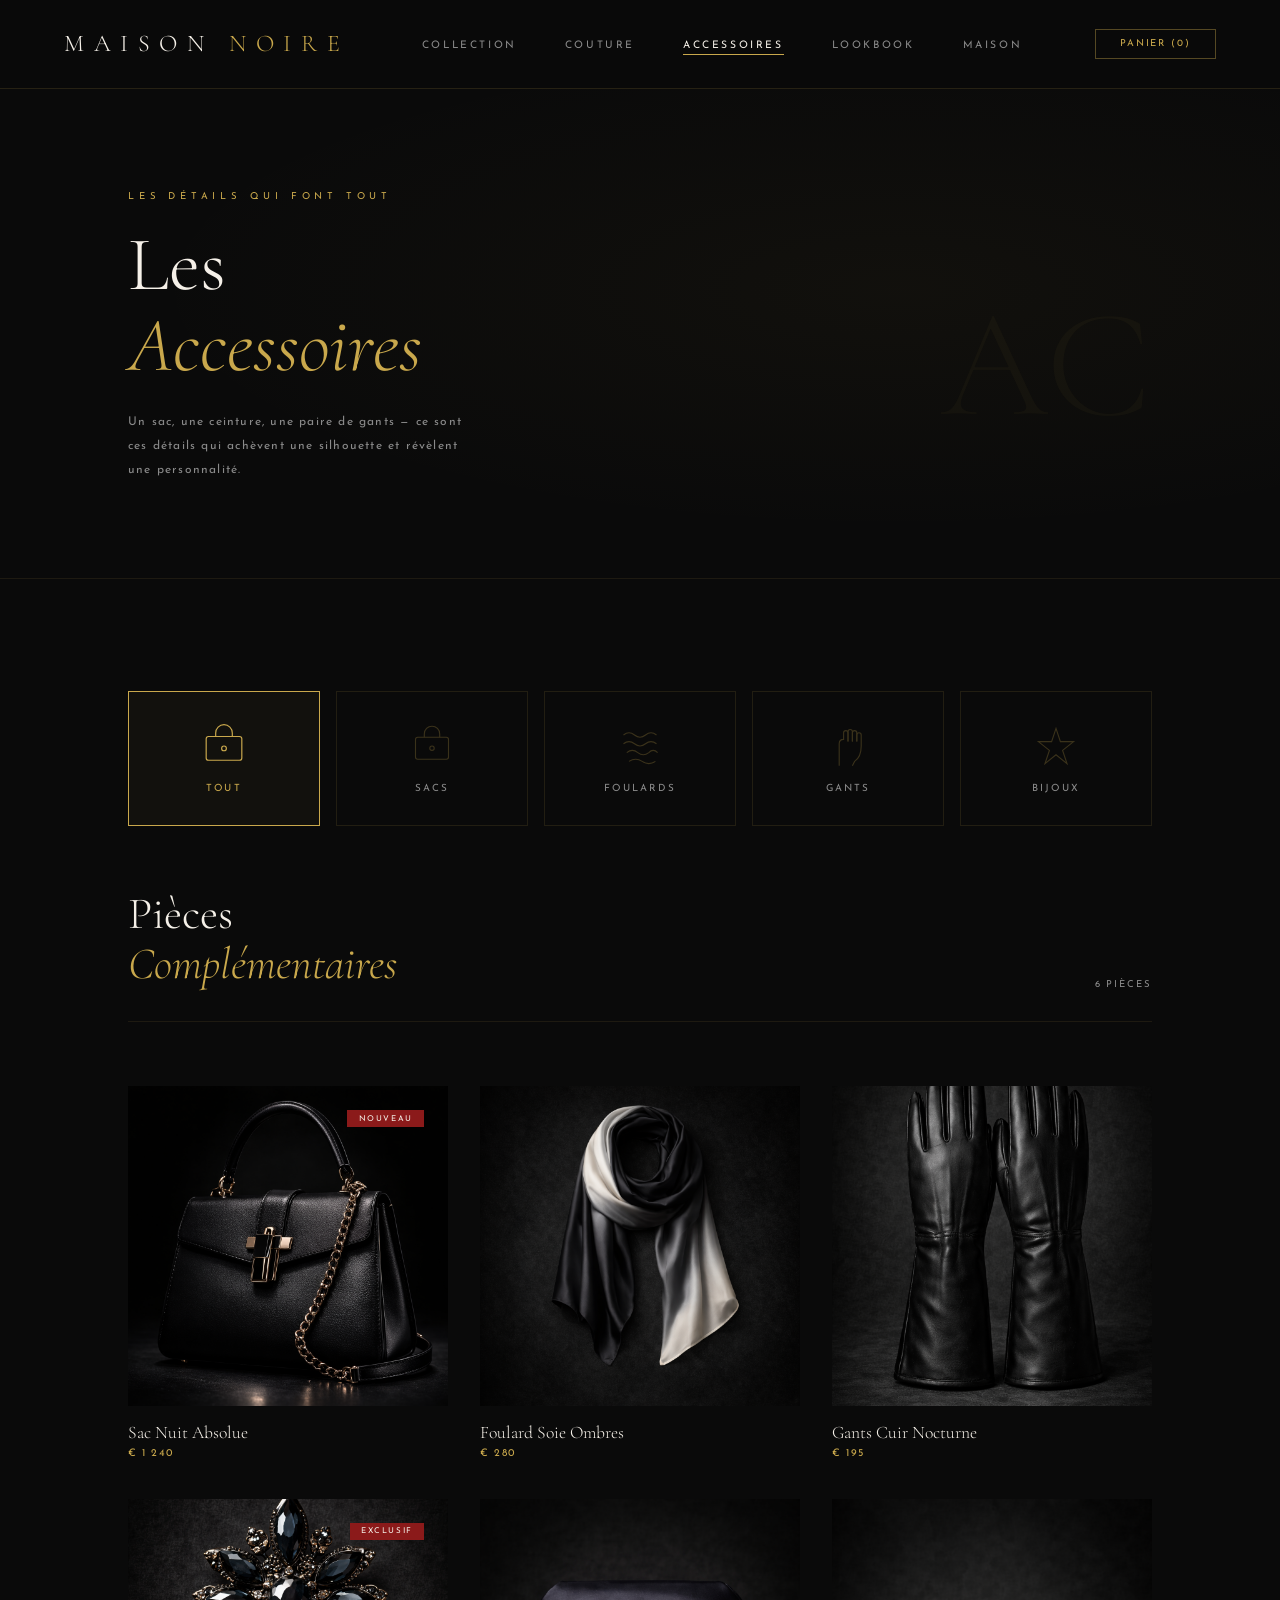
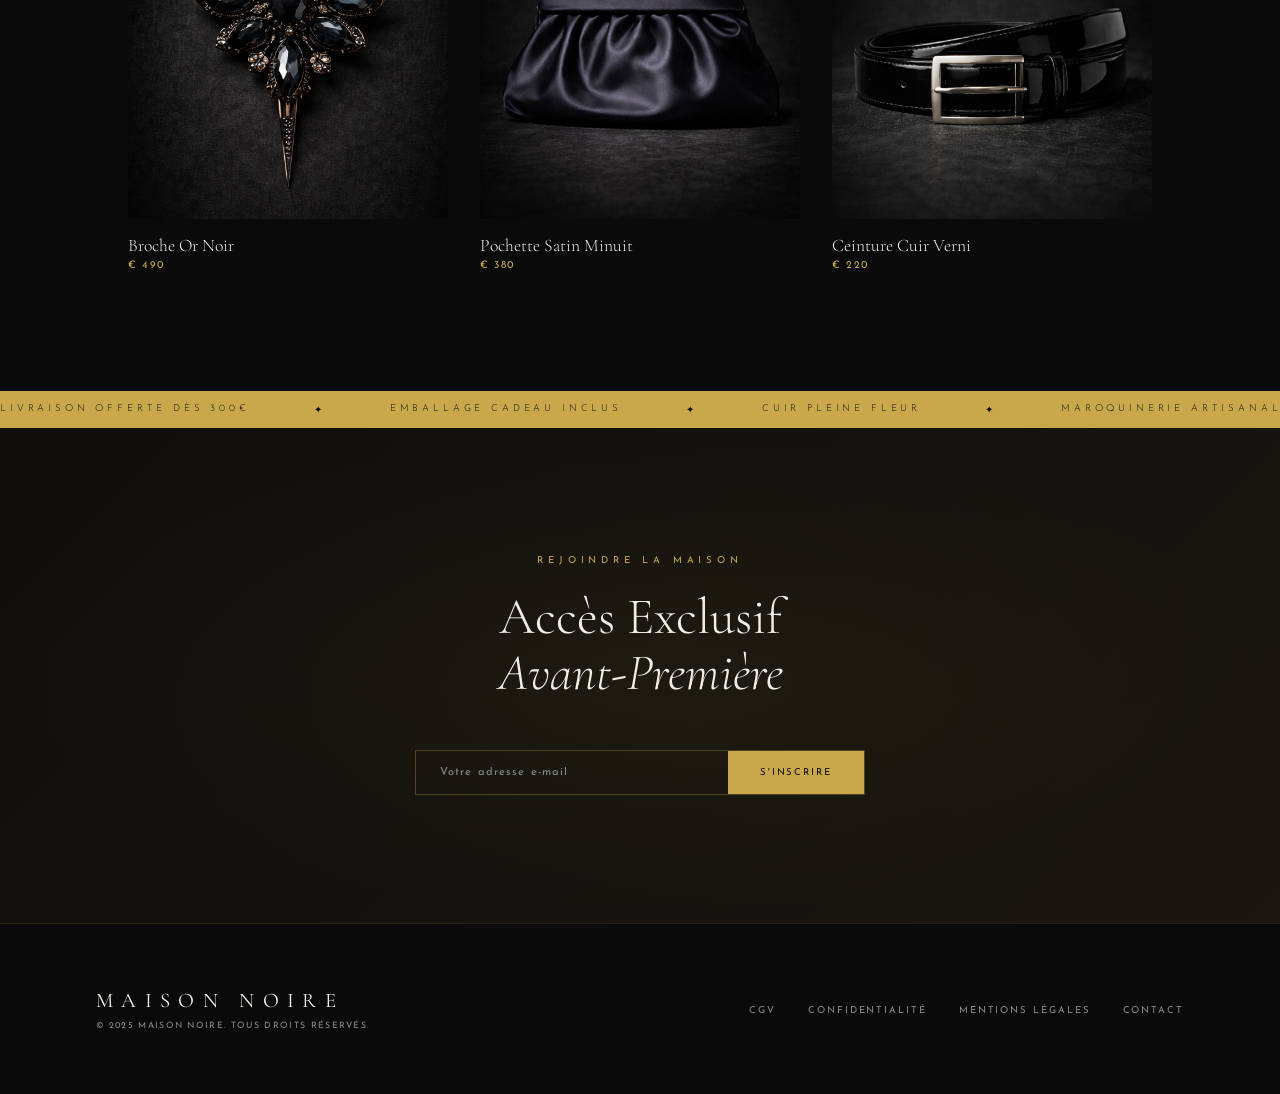
<file: Accessoires/index.html>
<!DOCTYPE html>
<html lang="fr">
<head>
  <meta charset="UTF-8">
  <meta name="viewport" content="width=device-width, initial-scale=1.0">
  <title>Accessoires — MAISON NOIRE</title>
  <link rel="stylesheet" href="/Accessoires/style.css">
</head>
<body>

  <div class="loader"><div class="loader-text">ACCESSOIRES</div></div>

  <nav>
    <a href="/Homepage/index.html" class="logo">MAISON <span>NOIRE</span></a>
    <ul class="nav-links">
      <li><a href="/Collection/index.html">Collection</a></li>
      <li><a href="/Couture/index.html">Couture</a></li>
      <li><a href="/Accessoires/index.html">Accessoires</a></li>
      <li><a href="/Lookbook/index.html">Lookbook</a></li>
      <li><a href="/Maison/index.html">Maison</a></li>
    </ul>
    <div class="nav-right"><button class="cart-btn">Panier (0)</button></div>
  </nav>

  <div class="page-hero">
    <p class="page-hero-label">Les détails qui font tout</p>
    <h1 class="page-hero-title">Les<br><em>Accessoires</em></h1>
    <p class="page-hero-desc">Un sac, une ceinture, une paire de gants — ce sont ces détails qui achèvent une silhouette et révèlent une personnalité.</p>
    <span class="page-hero-deco">AC</span>
  </div>

  <section class="section">

    <!-- CATÉGORIES -->
    <div class="categories-row">
      <div class="cat-card active" data-filter="tout">
        <div class="cat-icon"><svg viewBox="0 0 40 40" fill="none" stroke="currentColor" stroke-width="1"><rect x="5" y="12" width="30" height="20" rx="2"/><path d="M13 12V9a7 7 0 0 1 14 0v3"/><circle cx="20" cy="22" r="2"/></svg></div>
        <div class="cat-name">Tout</div>
      </div>
      <div class="cat-card" data-filter="sacs">
        <div class="cat-icon"><svg viewBox="0 0 40 40" fill="none" stroke="currentColor" stroke-width="1"><rect x="5" y="12" width="30" height="20" rx="2"/><path d="M13 12V9a7 7 0 0 1 14 0v3"/><circle cx="20" cy="22" r="2"/></svg></div>
        <div class="cat-name">Sacs</div>
      </div>
      <div class="cat-card" data-filter="foulards">
        <div class="cat-icon"><svg viewBox="0 0 40 40" fill="none" stroke="currentColor" stroke-width="1"><path d="M5 10 Q10 6 15 10 Q20 14 25 10 Q30 6 35 10"/><path d="M5 18 Q10 14 15 18 Q20 22 25 18 Q30 14 35 18"/><path d="M8 26 Q13 22 18 26 Q23 30 28 26 Q32 22 36 26"/><path d="M10 34 Q16 30 22 34 Q28 38 34 34"/></svg></div>
        <div class="cat-name">Foulards</div>
      </div>
      <div class="cat-card" data-filter="gants">
        <div class="cat-icon"><svg viewBox="0 0 40 40" fill="none" stroke="currentColor" stroke-width="1"><path d="M12 38 V18 Q12 14 16 14 V8 Q16 6 18 6 Q20 6 20 8 V16"/><path d="M20 16 V7 Q20 5 22 5 Q24 5 24 7 V16"/><path d="M24 16 V8 Q24 6 26 6 Q28 6 28 8 V16"/><path d="M28 16 V10 Q28 8 30 8 Q32 8 32 10 V20 Q32 30 26 34 L24 38"/></svg></div>
        <div class="cat-name">Gants</div>
      </div>
      <div class="cat-card" data-filter="bijoux">
        <div class="cat-icon"><svg viewBox="0 0 40 40" fill="none" stroke="currentColor" stroke-width="1"><polygon points="20,4 24,16 36,16 26,24 30,36 20,28 10,36 14,24 4,16 16,16"/></svg></div>
        <div class="cat-name">Bijoux</div>
      </div>
    </div>

    <div class="section-header">
      <h2 class="section-title">Pièces<br><em>Complémentaires</em></h2>
      <span class="acc-count">6 pièces</span>
    </div>

    <div class="acc-grid">

      <div class="acc-card" data-category="sacs">
        <div class="acc-img-wrap">
          <img src="/Images/Sac_Nuit_Absolue.png" alt="Sac Nuit Absolue">
          <div class="acc-overlay"><button class="add-to-cart">Ajouter au panier</button></div>
          <div class="product-tag">Nouveau</div>
        </div>
        <div class="acc-info">
          <div class="acc-name">Sac Nuit Absolue</div>
          <div class="acc-price">€ 1 240</div>
        </div>
      </div>

      <div class="acc-card" data-category="foulards">
        <div class="acc-img-wrap">
          <img src="/Images/Foulard_Soie_Ombres.png" alt="Foulard Soie Ombres">
          <div class="acc-overlay"><button class="add-to-cart">Ajouter au panier</button></div>
        </div>
        <div class="acc-info">
          <div class="acc-name">Foulard Soie Ombres</div>
          <div class="acc-price">€ 280</div>
        </div>
      </div>

      <div class="acc-card" data-category="gants">
        <div class="acc-img-wrap">
          <img src="/Images/Gants_Cuir_Nocturne.png" alt="Gants Cuir Nocturne">
          <div class="acc-overlay"><button class="add-to-cart">Ajouter au panier</button></div>
        </div>
        <div class="acc-info">
          <div class="acc-name">Gants Cuir Nocturne</div>
          <div class="acc-price">€ 195</div>
        </div>
      </div>

      <div class="acc-card" data-category="bijoux">
        <div class="acc-img-wrap">
          <img src="/Images/Broche_Or_Noir.png" alt="Broche Or Noir">
          <div class="acc-overlay"><button class="add-to-cart">Ajouter au panier</button></div>
          <div class="product-tag">Exclusif</div>
        </div>
        <div class="acc-info">
          <div class="acc-name">Broche Or Noir</div>
          <div class="acc-price">€ 490</div>
        </div>
      </div>

      <div class="acc-card" data-category="sacs">
        <div class="acc-img-wrap">
          <img src="/Images/Pochette_Satin_Minuit.png" alt="Pochette Satin Minuit">
          <div class="acc-overlay"><button class="add-to-cart">Ajouter au panier</button></div>
        </div>
        <div class="acc-info">
          <div class="acc-name">Pochette Satin Minuit</div>
          <div class="acc-price">€ 380</div>
        </div>
      </div>

      <div class="acc-card" data-category="bijoux">
        <div class="acc-img-wrap">
          <img src="/Images/Ceinture_Cuir_Verni.png" alt="Ceinture Cuir Verni">
          <div class="acc-overlay"><button class="add-to-cart">Ajouter au panier</button></div>
        </div>
        <div class="acc-info">
          <div class="acc-name">Ceinture Cuir Verni</div>
          <div class="acc-price">€ 220</div>
        </div>
      </div>

    </div>
  </section>

  <div class="marquee-wrap">
    <div class="marquee">
      <span>Livraison Offerte dès 300€</span><span>✦</span>
      <span>Emballage Cadeau Inclus</span><span>✦</span>
      <span>Cuir Pleine Fleur</span><span>✦</span>
      <span>Maroquinerie Artisanale</span><span>✦</span>
      <span>Fait à Paris</span><span>✦</span>
      <span>Livraison Offerte dès 300€</span><span>✦</span>
      <span>Emballage Cadeau Inclus</span><span>✦</span>
      <span>Cuir Pleine Fleur</span><span>✦</span>
      <span>Maroquinerie Artisanale</span><span>✦</span>
      <span>Fait à Paris</span><span>✦</span>
    </div>
  </div>

  <section class="newsletter">
    <p class="newsletter-label">Rejoindre la Maison</p>
    <h2 class="newsletter-title">Accès Exclusif<br><em>Avant-Première</em></h2>
    <div class="newsletter-form">
      <input class="newsletter-input" type="email" placeholder="Votre adresse e-mail">
      <button class="newsletter-submit">S'inscrire</button>
    </div>
  </section>

  <footer>
    <div>
      <div class="footer-logo">MAISON NOIRE</div>
      <div class="footer-copy">© 2025 Maison Noire. Tous droits réservés.</div>
    </div>
    <ul class="footer-links">
      <li><a href="/CGV/index.html">CGV</a></li>
      <li><a href="/Confidentialite/index.html">Confidentialité</a></li>
      <li><a href="/Mentions_Legales/index.html">Mentions Légales</a></li>
      <li><a href="/Contact/index.html">Contact</a></li>
    </ul>
  </footer>

  <script src="/shared.js"></script>
  <script src="script.js"></script>
</body>
</html>
</file>
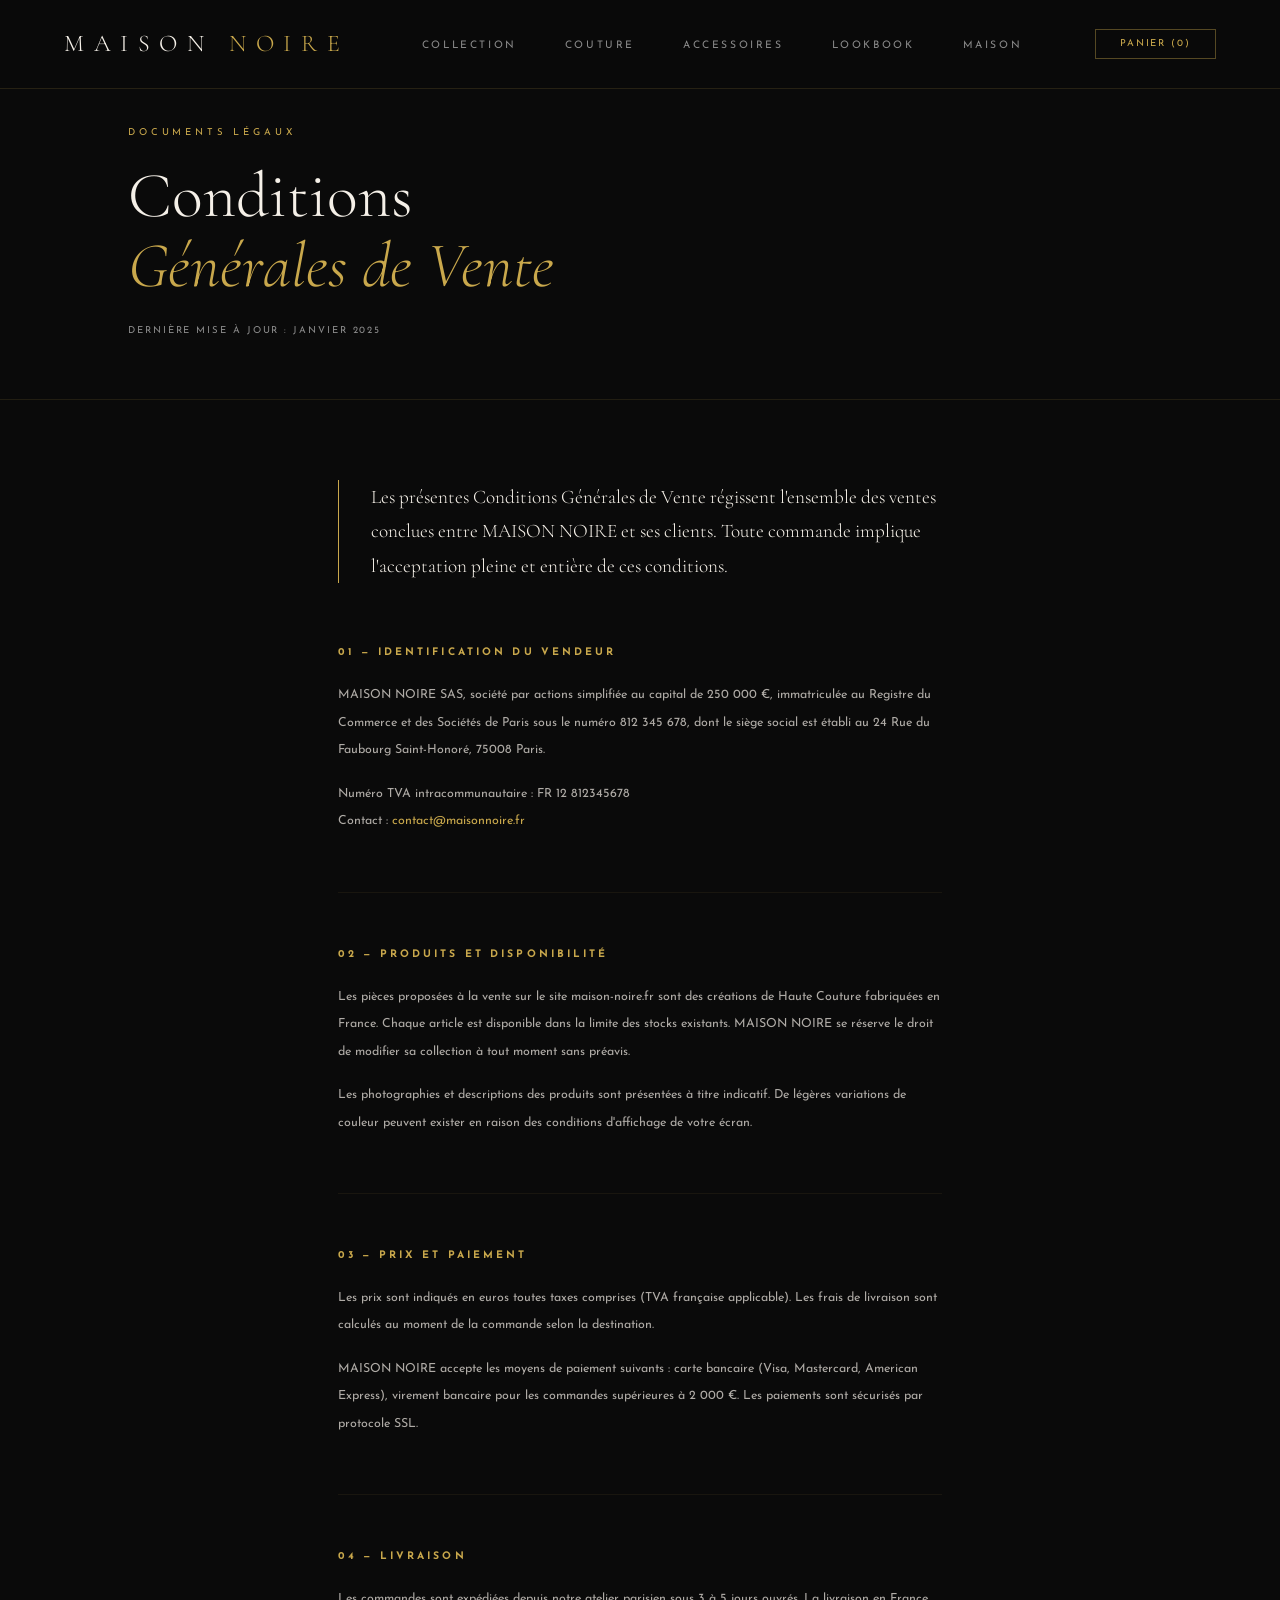
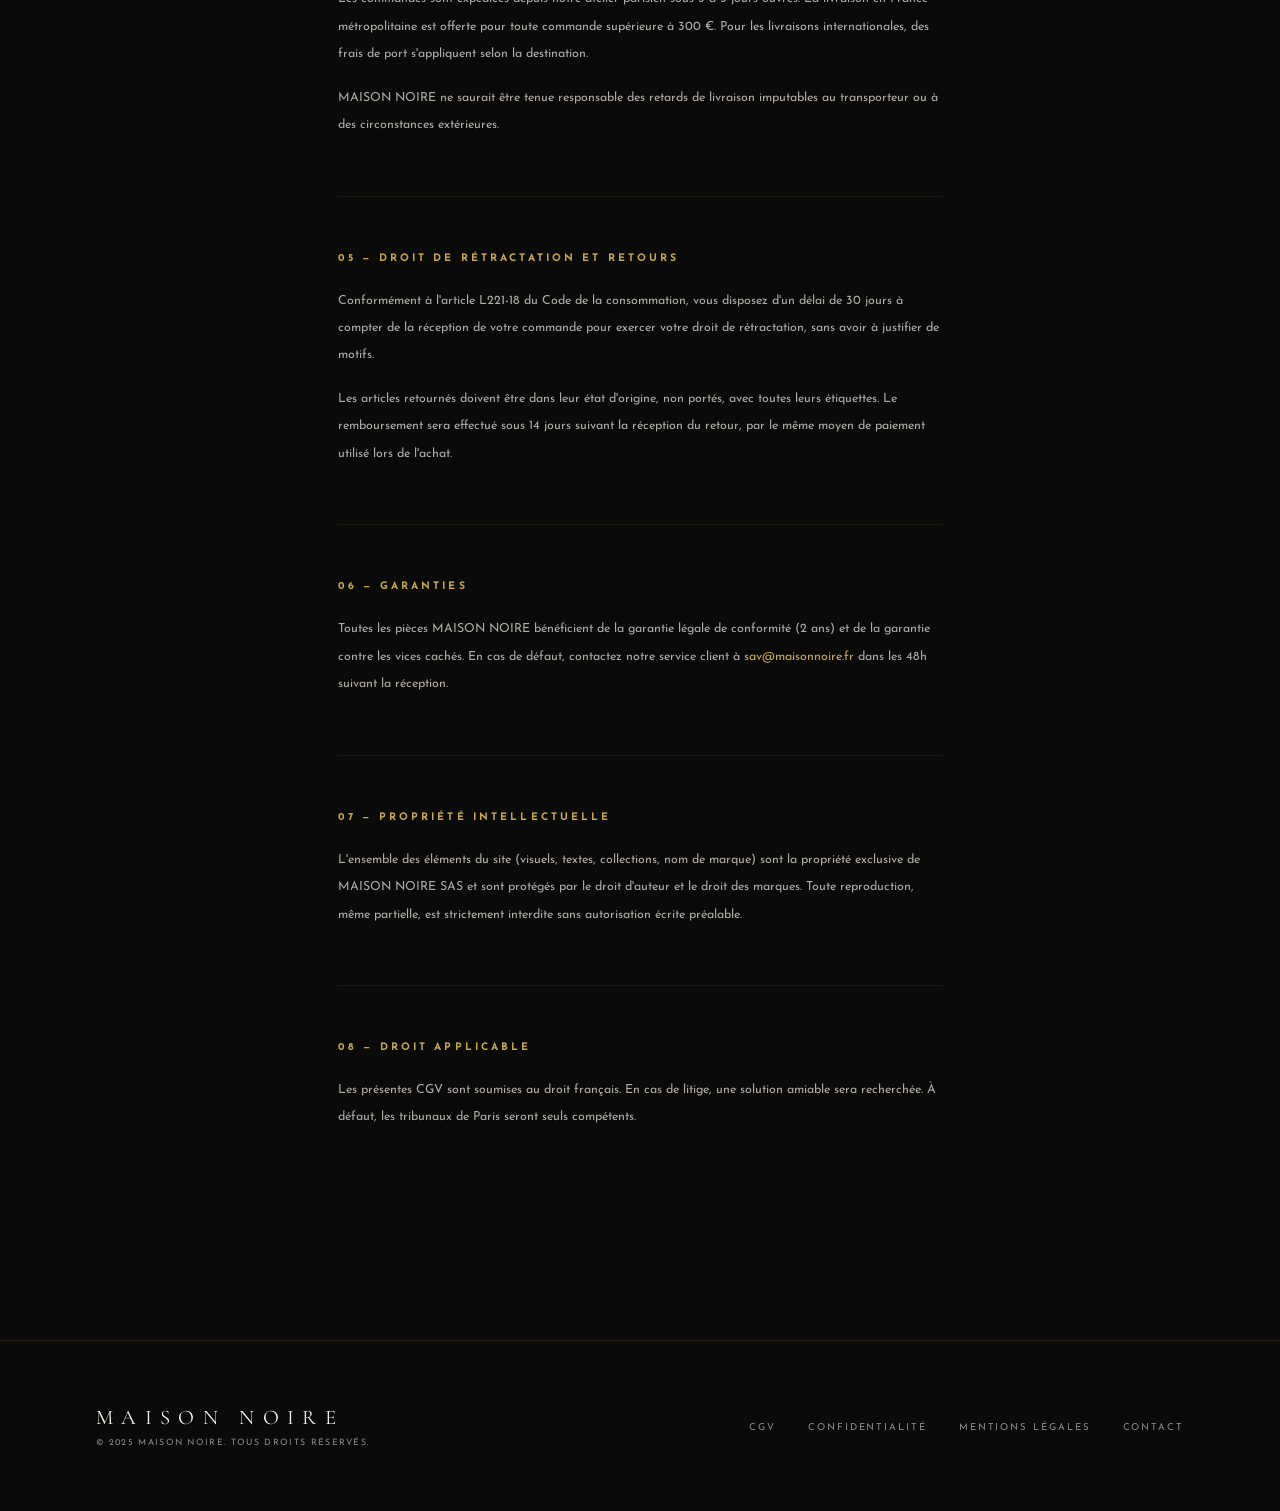
<file: CGV/index.html>
<!DOCTYPE html>
<html lang="fr">
<head>
  <meta charset="UTF-8">
  <meta name="viewport" content="width=device-width, initial-scale=1.0">
  <title>CGV — MAISON NOIRE</title>
  <link rel="stylesheet" href="/CGV/style.css">
</head>
<body>

  <div class="loader"><div class="loader-text">MAISON NOIRE</div></div>

  <nav>
    <a href="/Homepage/index.html" class="logo">MAISON <span>NOIRE</span></a>
    <ul class="nav-links">
      <li><a href="/Collection/index.html">Collection</a></li>
      <li><a href="/Couture/index.html">Couture</a></li>
      <li><a href="/Accessoires/index.html">Accessoires</a></li>
      <li><a href="/Lookbook/index.html">Lookbook</a></li>
      <li><a href="/Maison/index.html">Maison</a></li>
    </ul>
    <div class="nav-right"><button class="cart-btn">Panier (0)</button></div>
  </nav>

  <div class="legal-hero">
    <p class="legal-label">Documents légaux</p>
    <h1 class="legal-title">Conditions<br><em>Générales de Vente</em></h1>
    <p class="legal-date">Dernière mise à jour : janvier 2025</p>
  </div>

  <main class="legal-content">

    <div class="legal-intro">
      Les présentes Conditions Générales de Vente régissent l'ensemble des ventes conclues entre MAISON NOIRE et ses clients. Toute commande implique l'acceptation pleine et entière de ces conditions.
    </div>

    <div class="legal-section">
      <h2>01 — Identification du vendeur</h2>
      <p>MAISON NOIRE SAS, société par actions simplifiée au capital de 250 000 €, immatriculée au Registre du Commerce et des Sociétés de Paris sous le numéro 812 345 678, dont le siège social est établi au 24 Rue du Faubourg Saint-Honoré, 75008 Paris.</p>
      <p>Numéro TVA intracommunautaire : FR 12 812345678<br>Contact : <span class="or">contact@maisonnoire.fr</span></p>
    </div>

    <div class="legal-section">
      <h2>02 — Produits et disponibilité</h2>
      <p>Les pièces proposées à la vente sur le site maison-noire.fr sont des créations de Haute Couture fabriquées en France. Chaque article est disponible dans la limite des stocks existants. MAISON NOIRE se réserve le droit de modifier sa collection à tout moment sans préavis.</p>
      <p>Les photographies et descriptions des produits sont présentées à titre indicatif. De légères variations de couleur peuvent exister en raison des conditions d'affichage de votre écran.</p>
    </div>

    <div class="legal-section">
      <h2>03 — Prix et paiement</h2>
      <p>Les prix sont indiqués en euros toutes taxes comprises (TVA française applicable). Les frais de livraison sont calculés au moment de la commande selon la destination.</p>
      <p>MAISON NOIRE accepte les moyens de paiement suivants : carte bancaire (Visa, Mastercard, American Express), virement bancaire pour les commandes supérieures à 2 000 €. Les paiements sont sécurisés par protocole SSL.</p>
    </div>

    <div class="legal-section">
      <h2>04 — Livraison</h2>
      <p>Les commandes sont expédiées depuis notre atelier parisien sous 3 à 5 jours ouvrés. La livraison en France métropolitaine est offerte pour toute commande supérieure à 300 €. Pour les livraisons internationales, des frais de port s'appliquent selon la destination.</p>
      <p>MAISON NOIRE ne saurait être tenue responsable des retards de livraison imputables au transporteur ou à des circonstances extérieures.</p>
    </div>

    <div class="legal-section">
      <h2>05 — Droit de rétractation et retours</h2>
      <p>Conformément à l'article L221-18 du Code de la consommation, vous disposez d'un délai de 30 jours à compter de la réception de votre commande pour exercer votre droit de rétractation, sans avoir à justifier de motifs.</p>
      <p>Les articles retournés doivent être dans leur état d'origine, non portés, avec toutes leurs étiquettes. Le remboursement sera effectué sous 14 jours suivant la réception du retour, par le même moyen de paiement utilisé lors de l'achat.</p>
    </div>

    <div class="legal-section">
      <h2>06 — Garanties</h2>
      <p>Toutes les pièces MAISON NOIRE bénéficient de la garantie légale de conformité (2 ans) et de la garantie contre les vices cachés. En cas de défaut, contactez notre service client à <span class="or">sav@maisonnoire.fr</span> dans les 48h suivant la réception.</p>
    </div>

    <div class="legal-section">
      <h2>07 — Propriété intellectuelle</h2>
      <p>L'ensemble des éléments du site (visuels, textes, collections, nom de marque) sont la propriété exclusive de MAISON NOIRE SAS et sont protégés par le droit d'auteur et le droit des marques. Toute reproduction, même partielle, est strictement interdite sans autorisation écrite préalable.</p>
    </div>

    <div class="legal-section">
      <h2>08 — Droit applicable</h2>
      <p>Les présentes CGV sont soumises au droit français. En cas de litige, une solution amiable sera recherchée. À défaut, les tribunaux de Paris seront seuls compétents.</p>
    </div>

  </main>

  <footer>
    <div>
      <div class="footer-logo">MAISON NOIRE</div>
      <div class="footer-copy">© 2025 Maison Noire. Tous droits réservés.</div>
    </div>
    <ul class="footer-links">
      <li><a href="/CGV/index.html">CGV</a></li>
      <li><a href="/Confidentialite/index.html">Confidentialité</a></li>
      <li><a href="/Mentions-Legales/index.html">Mentions Légales</a></li>
      <li><a href="/Contact/index.html">Contact</a></li>
    </ul>
  </footer>

  <script src="/shared.js"></script>
</body>
</html>
</file>
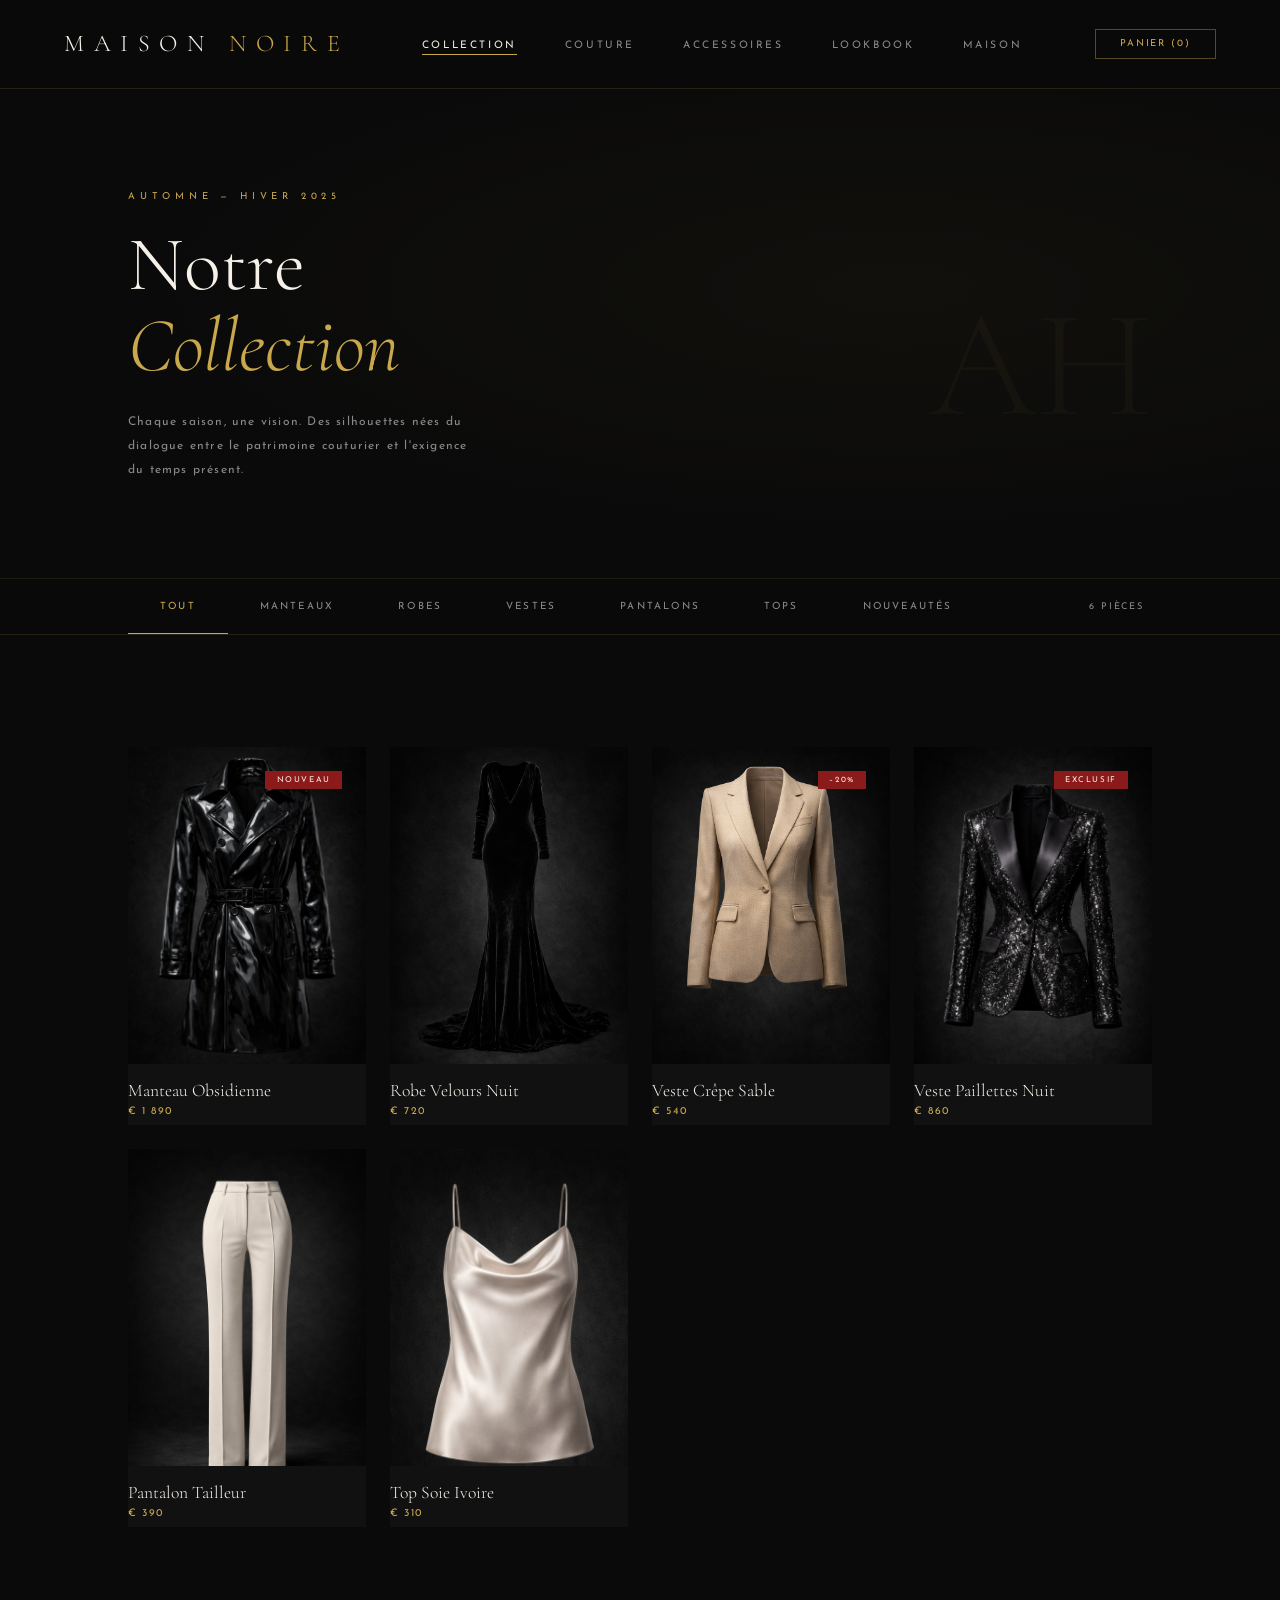
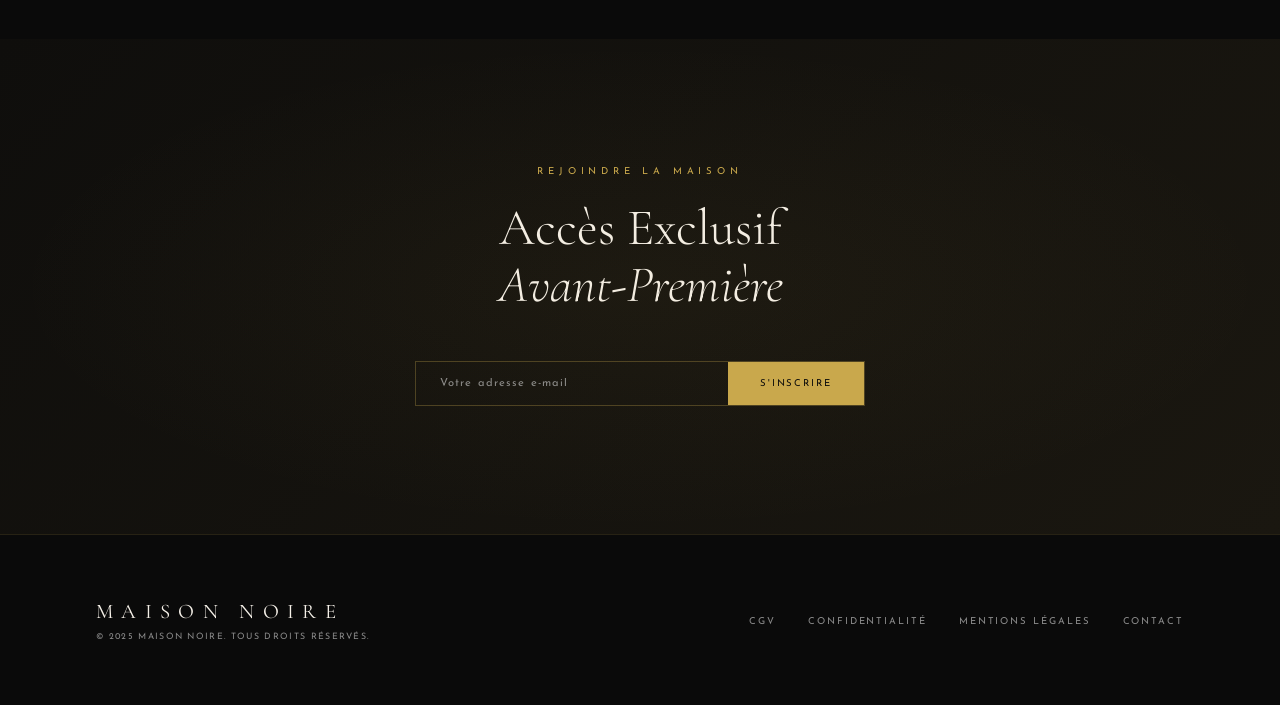
<file: Collection/index.html>
<!DOCTYPE html>
<html lang="fr">
<head>
  <meta charset="UTF-8">
  <meta name="viewport" content="width=device-width, initial-scale=1.0">
  <title>Collection — MAISON NOIRE</title>
  <link rel="stylesheet" href="/Collection/style.css">
</head>
<body>

  <div class="loader"><div class="loader-text">COLLECTION</div></div>

  <nav>
    <a href="/Homepage/index.html" class="logo">MAISON <span>NOIRE</span></a>
    <ul class="nav-links">
      <li><a href="/Collection/index.html">Collection</a></li>
      <li><a href="/Couture/index.html">Couture</a></li>
      <li><a href="/Accessoires/index.html">Accessoires</a></li>
      <li><a href="/Lookbook/index.html">Lookbook</a></li>
      <li><a href="/Maison/index.html">Maison</a></li>
    </ul>
    <div class="nav-right"><button class="cart-btn">Panier (0)</button></div>
  </nav>

  <div class="page-hero">
    <p class="page-hero-label">Automne — Hiver 2025</p>
    <h1 class="page-hero-title">Notre<br><em>Collection</em></h1>
    <p class="page-hero-desc">Chaque saison, une vision. Des silhouettes nées du dialogue entre le patrimoine couturier et l'exigence du temps présent.</p>
    <span class="page-hero-deco">AH</span>
  </div>

  <div class="filter-bar">
    <button class="filter-btn active" data-filter="tout">Tout</button>
    <button class="filter-btn" data-filter="manteaux">Manteaux</button>
    <button class="filter-btn" data-filter="robes">Robes</button>
    <button class="filter-btn" data-filter="vestes">Vestes</button>
    <button class="filter-btn" data-filter="pantalons">Pantalons</button>
    <button class="filter-btn" data-filter="tops">Tops</button>
    <button class="filter-btn" data-filter="nouveautes">Nouveautés</button>
    <span class="collection-count">6 pièces</span>
  </div>

  <section class="section">
    <div class="products-grid-4">

      <div class="product-card" data-category="manteaux nouveautes">
        <div class="img-wrap">
          <img src="/Images/Manteau_Obsidienne.png" alt="Manteau Obsidienne">
          <div class="product-overlay"><button class="add-to-cart">Ajouter au panier</button></div>
          <div class="product-tag">Nouveau</div>
        </div>
        <div class="product-info">
          <div class="product-name">Manteau Obsidienne</div>
          <div class="product-price">€ 1 890</div>
        </div>
      </div>

      <div class="product-card" data-category="robes">
        <div class="img-wrap">
          <img src="/Images/Robe_Velours_Nuit.png" alt="Robe Velours Nuit">
          <div class="product-overlay"><button class="add-to-cart">Ajouter au panier</button></div>
        </div>
        <div class="product-info">
          <div class="product-name">Robe Velours Nuit</div>
          <div class="product-price">€ 720</div>
        </div>
      </div>

      <div class="product-card" data-category="vestes">
        <div class="img-wrap">
          <img src="/Images/Veste_Crepe_Sable.png" alt="Veste Crêpe Sable">
          <div class="product-overlay"><button class="add-to-cart">Ajouter au panier</button></div>
          <div class="product-tag">–20%</div>
        </div>
        <div class="product-info">
          <div class="product-name">Veste Crêpe Sable</div>
          <div class="product-price">€ 540</div>
        </div>
      </div>

      <div class="product-card" data-category="vestes nouveautes">
        <div class="img-wrap">
          <img src="/Images/Veste_Paillette_Nuit.png" alt="Veste Paillettes Nuit">
          <div class="product-overlay"><button class="add-to-cart">Ajouter au panier</button></div>
          <div class="product-tag">Exclusif</div>
        </div>
        <div class="product-info">
          <div class="product-name">Veste Paillettes Nuit</div>
          <div class="product-price">€ 860</div>
        </div>
      </div>

      <div class="product-card" data-category="pantalons">
        <div class="img-wrap">
          <img src="/Images/Pantalon_Tailleur.png" alt="Pantalon Tailleur">
          <div class="product-overlay"><button class="add-to-cart">Ajouter au panier</button></div>
        </div>
        <div class="product-info">
          <div class="product-name">Pantalon Tailleur</div>
          <div class="product-price">€ 390</div>
        </div>
      </div>

      <div class="product-card" data-category="tops">
        <div class="img-wrap">
          <img src="/Images/Top_Soie_Ivoire.png" alt="Top Soie Ivoire">
          <div class="product-overlay"><button class="add-to-cart">Ajouter au panier</button></div>
        </div>
        <div class="product-info">
          <div class="product-name">Top Soie Ivoire</div>
          <div class="product-price">€ 310</div>
        </div>
      </div>

    </div>
  </section>

  <section class="newsletter">
    <p class="newsletter-label">Rejoindre la Maison</p>
    <h2 class="newsletter-title">Accès Exclusif<br><em>Avant-Première</em></h2>
    <div class="newsletter-form">
      <input class="newsletter-input" type="email" placeholder="Votre adresse e-mail">
      <button class="newsletter-submit">S'inscrire</button>
    </div>
  </section>

  <footer>
    <div>
      <div class="footer-logo">MAISON NOIRE</div>
      <div class="footer-copy">© 2025 Maison Noire. Tous droits réservés.</div>
    </div>
    <ul class="footer-links">
      <li><a href="/CGV/index.html">CGV</a></li>
      <li><a href="/Confidentialite/index.html">Confidentialité</a></li>
      <li><a href="/Mentions_Legales/index.html">Mentions Légales</a></li>
      <li><a href="/Contact/index.html">Contact</a></li>
    </ul>
  </footer>

  <script src="/shared.js"></script>
  <script src="script.js"></script>
</body>
</html>
</file>
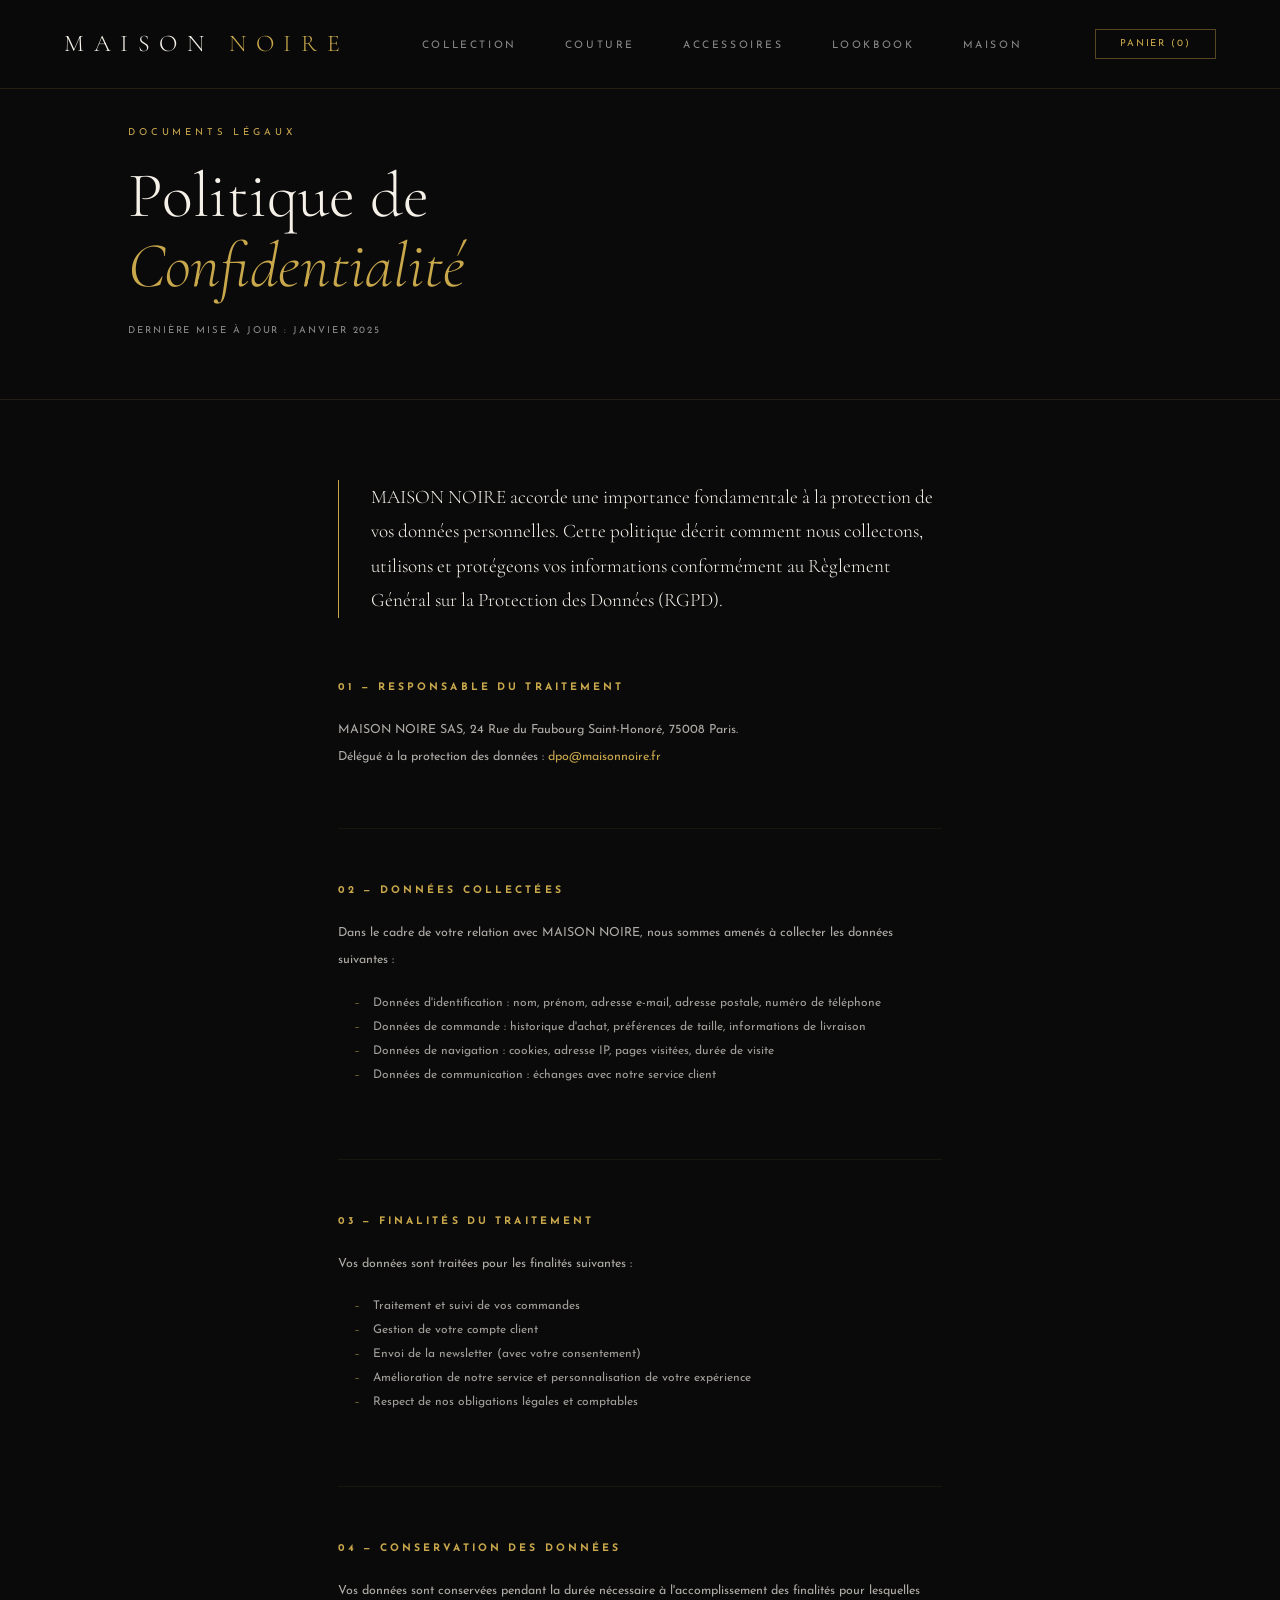
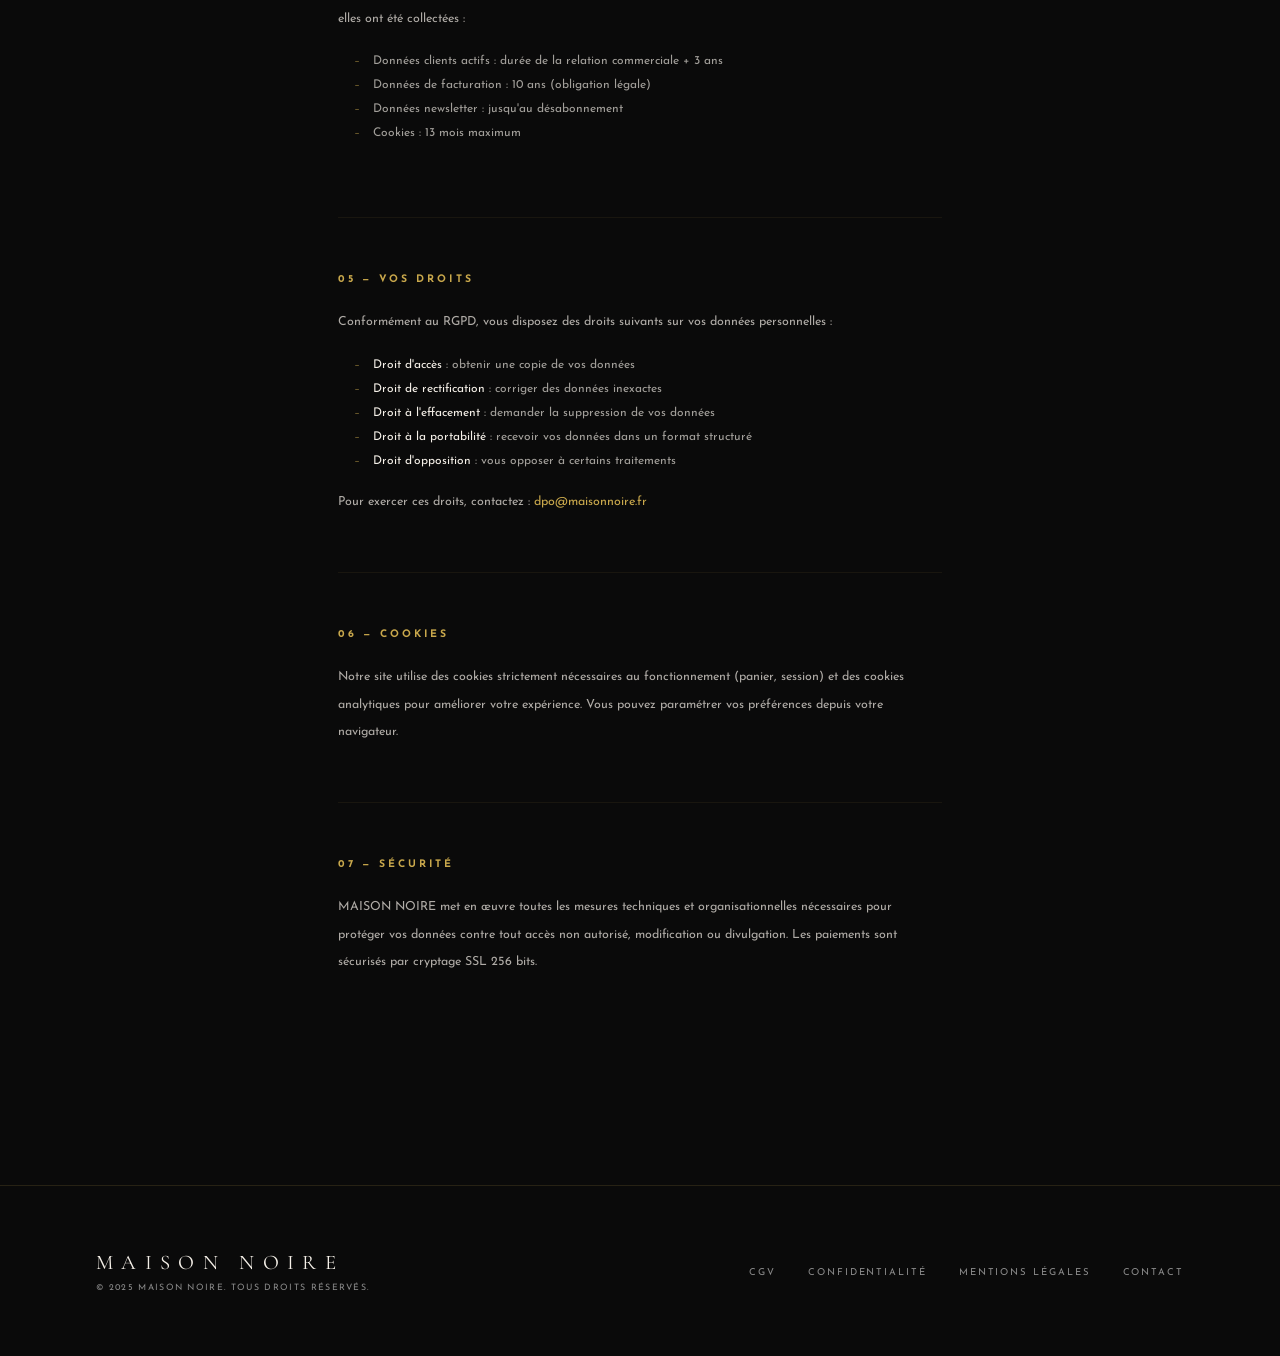
<file: Confidentialite/index.html>
<!DOCTYPE html>
<html lang="fr">
<head>
  <meta charset="UTF-8">
  <meta name="viewport" content="width=device-width, initial-scale=1.0">
  <title>Politique de Confidentialité — MAISON NOIRE</title>
  <link rel="stylesheet" href="/Confidentialite/style.css">
</head>
<body>

  <div class="loader"><div class="loader-text">MAISON NOIRE</div></div>

  <nav>
    <a href="/Homepage/index.html" class="logo">MAISON <span>NOIRE</span></a>
    <ul class="nav-links">
      <li><a href="/Collection/index.html">Collection</a></li>
      <li><a href="/Couture/index.html">Couture</a></li>
      <li><a href="/Accessoires/index.html">Accessoires</a></li>
      <li><a href="/Lookbook/index.html">Lookbook</a></li>
      <li><a href="/Maison/index.html">Maison</a></li>
    </ul>
    <div class="nav-right"><button class="cart-btn">Panier (0)</button></div>
  </nav>

  <div class="legal-hero">
    <p class="legal-label">Documents légaux</p>
    <h1 class="legal-title">Politique de<br><em>Confidentialité</em></h1>
    <p class="legal-date">Dernière mise à jour : janvier 2025</p>
  </div>

  <main class="legal-content">

    <div class="legal-intro">
      MAISON NOIRE accorde une importance fondamentale à la protection de vos données personnelles. Cette politique décrit comment nous collectons, utilisons et protégeons vos informations conformément au Règlement Général sur la Protection des Données (RGPD).
    </div>

    <div class="legal-section">
      <h2>01 — Responsable du traitement</h2>
      <p>MAISON NOIRE SAS, 24 Rue du Faubourg Saint-Honoré, 75008 Paris.<br>
      Délégué à la protection des données : <span class="or">dpo@maisonnoire.fr</span></p>
    </div>

    <div class="legal-section">
      <h2>02 — Données collectées</h2>
      <p>Dans le cadre de votre relation avec MAISON NOIRE, nous sommes amenés à collecter les données suivantes :</p>
      <ul>
        <li>Données d'identification : nom, prénom, adresse e-mail, adresse postale, numéro de téléphone</li>
        <li>Données de commande : historique d'achat, préférences de taille, informations de livraison</li>
        <li>Données de navigation : cookies, adresse IP, pages visitées, durée de visite</li>
        <li>Données de communication : échanges avec notre service client</li>
      </ul>
    </div>

    <div class="legal-section">
      <h2>03 — Finalités du traitement</h2>
      <p>Vos données sont traitées pour les finalités suivantes :</p>
      <ul>
        <li>Traitement et suivi de vos commandes</li>
        <li>Gestion de votre compte client</li>
        <li>Envoi de la newsletter (avec votre consentement)</li>
        <li>Amélioration de notre service et personnalisation de votre expérience</li>
        <li>Respect de nos obligations légales et comptables</li>
      </ul>
    </div>

    <div class="legal-section">
      <h2>04 — Conservation des données</h2>
      <p>Vos données sont conservées pendant la durée nécessaire à l'accomplissement des finalités pour lesquelles elles ont été collectées :</p>
      <ul>
        <li>Données clients actifs : durée de la relation commerciale + 3 ans</li>
        <li>Données de facturation : 10 ans (obligation légale)</li>
        <li>Données newsletter : jusqu'au désabonnement</li>
        <li>Cookies : 13 mois maximum</li>
      </ul>
    </div>

    <div class="legal-section">
      <h2>05 — Vos droits</h2>
      <p>Conformément au RGPD, vous disposez des droits suivants sur vos données personnelles :</p>
      <ul>
        <li><strong>Droit d'accès</strong> : obtenir une copie de vos données</li>
        <li><strong>Droit de rectification</strong> : corriger des données inexactes</li>
        <li><strong>Droit à l'effacement</strong> : demander la suppression de vos données</li>
        <li><strong>Droit à la portabilité</strong> : recevoir vos données dans un format structuré</li>
        <li><strong>Droit d'opposition</strong> : vous opposer à certains traitements</li>
      </ul>
      <p>Pour exercer ces droits, contactez : <span class="or">dpo@maisonnoire.fr</span></p>
    </div>

    <div class="legal-section">
      <h2>06 — Cookies</h2>
      <p>Notre site utilise des cookies strictement nécessaires au fonctionnement (panier, session) et des cookies analytiques pour améliorer votre expérience. Vous pouvez paramétrer vos préférences depuis votre navigateur.</p>
    </div>

    <div class="legal-section">
      <h2>07 — Sécurité</h2>
      <p>MAISON NOIRE met en œuvre toutes les mesures techniques et organisationnelles nécessaires pour protéger vos données contre tout accès non autorisé, modification ou divulgation. Les paiements sont sécurisés par cryptage SSL 256 bits.</p>
    </div>

  </main>

  <footer>
    <div>
      <div class="footer-logo">MAISON NOIRE</div>
      <div class="footer-copy">© 2025 Maison Noire. Tous droits réservés.</div>
    </div>
    <ul class="footer-links">
      <li><a href="/CGV/index.html">CGV</a></li>
      <li><a href="/Confidentialite/index.html">Confidentialité</a></li>
      <li><a href="/Mentions-Legales/index.html">Mentions Légales</a></li>
      <li><a href="/Contact/index.html">Contact</a></li>
    </ul>
  </footer>

  <script src="/shared.js"></script>
</body>
</html>
</file>
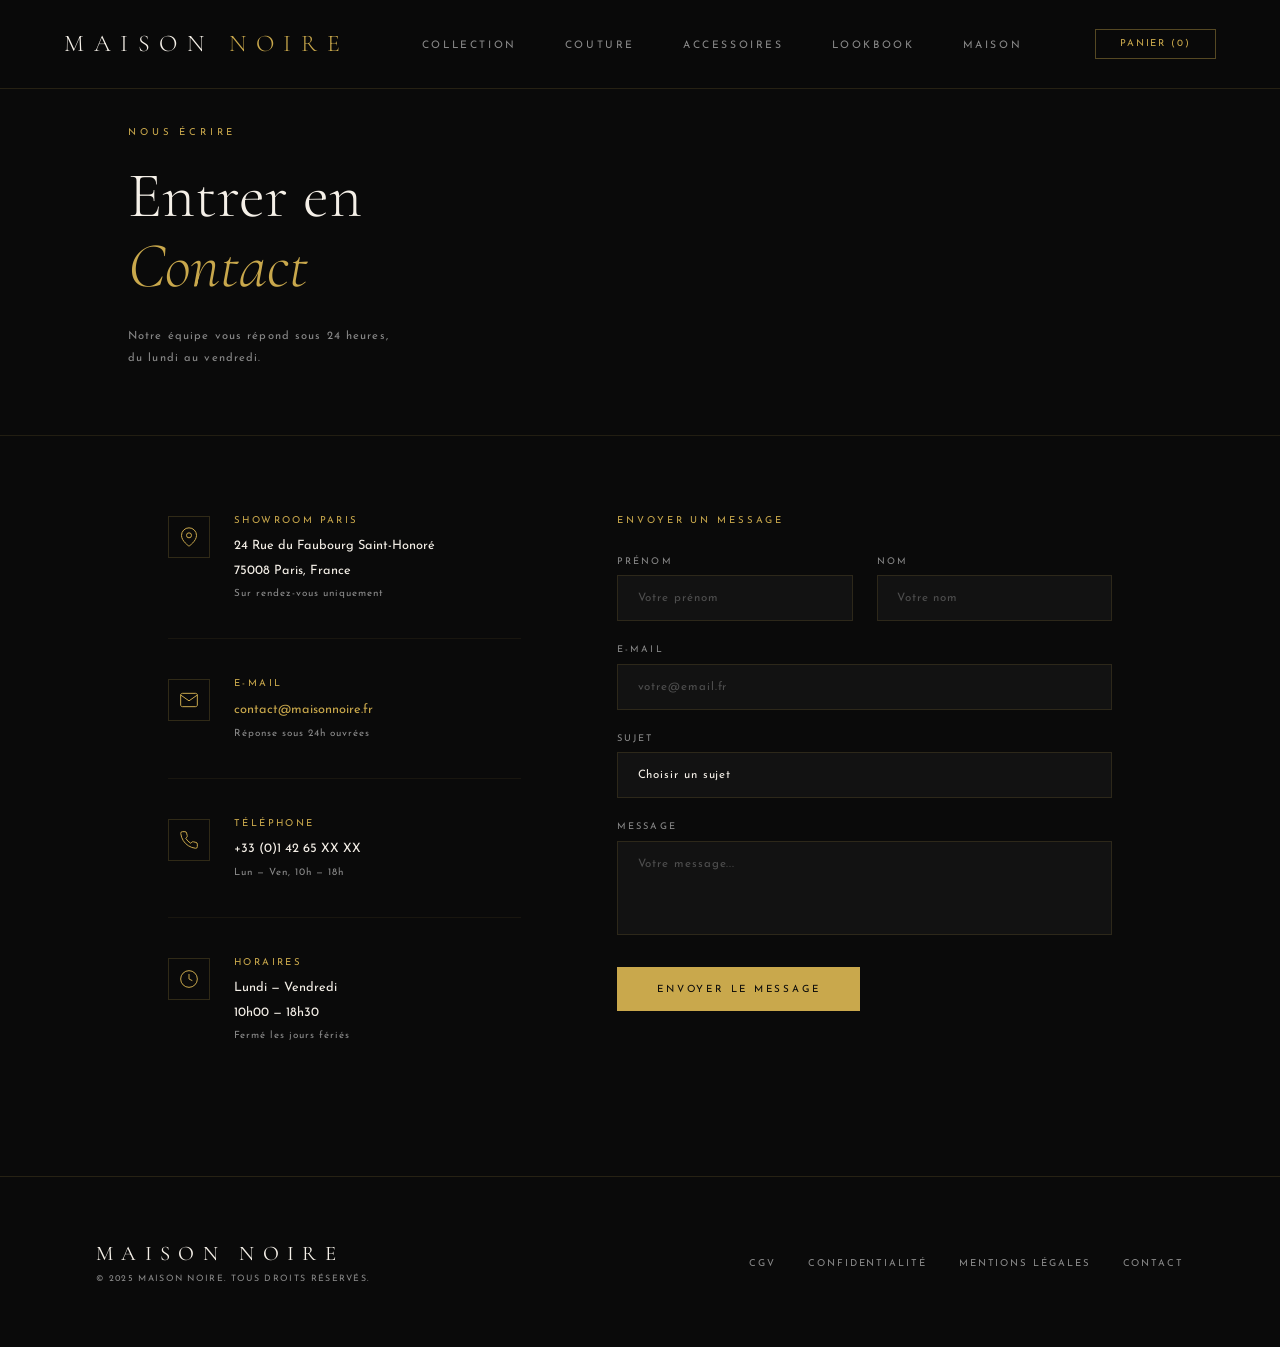
<file: Contact/index.html>
<!DOCTYPE html>
<html lang="fr">
<head>
  <meta charset="UTF-8">
  <meta name="viewport" content="width=device-width, initial-scale=1.0">
  <title>Contact — MAISON NOIRE</title>
  <link rel="stylesheet" href="/Contact/style.css">
</head>
<body>

  <div class="loader"><div class="loader-text">MAISON NOIRE</div></div>

  <nav>
    <a href="/Homepage/index.html" class="logo">MAISON <span>NOIRE</span></a>
    <ul class="nav-links">
      <li><a href="/Collection/index.html">Collection</a></li>
      <li><a href="/Couture/index.html">Couture</a></li>
      <li><a href="/Accessoires/index.html">Accessoires</a></li>
      <li><a href="/Lookbook/index.html">Lookbook</a></li>
      <li><a href="/Maison/index.html">Maison</a></li>
    </ul>
    <div class="nav-right"><button class="cart-btn">Panier (0)</button></div>
  </nav>

  <div class="contact-hero">
    <p class="legal-label">Nous écrire</p>
    <h1 class="legal-title">Entrer en<br><em>Contact</em></h1>
    <p class="contact-hero-sub">Notre équipe vous répond sous 24 heures, du lundi au vendredi.</p>
  </div>

  <main class="contact-layout">

    <!-- Informations -->
    <div class="contact-info">

      <div class="contact-block">
        <div class="contact-block-icon">
          <svg width="20" height="20" viewBox="0 0 24 24" fill="none" stroke="currentColor" stroke-width="1.2">
            <path d="M21 10c0 7-9 13-9 13s-9-6-9-13a9 9 0 0 1 18 0z"/><circle cx="12" cy="10" r="3"/>
          </svg>
        </div>
        <div>
          <div class="contact-block-title">Showroom Paris</div>
          <div class="contact-block-text">24 Rue du Faubourg Saint-Honoré<br>75008 Paris, France</div>
          <div class="contact-block-sub">Sur rendez-vous uniquement</div>
        </div>
      </div>

      <div class="contact-block">
        <div class="contact-block-icon">
          <svg width="20" height="20" viewBox="0 0 24 24" fill="none" stroke="currentColor" stroke-width="1.2">
            <path d="M4 4h16c1.1 0 2 .9 2 2v12c0 1.1-.9 2-2 2H4c-1.1 0-2-.9-2-2V6c0-1.1.9-2 2-2z"/>
            <polyline points="22,6 12,13 2,6"/>
          </svg>
        </div>
        <div>
          <div class="contact-block-title">E-mail</div>
          <div class="contact-block-text or">contact@maisonnoire.fr</div>
          <div class="contact-block-sub">Réponse sous 24h ouvrées</div>
        </div>
      </div>

      <div class="contact-block">
        <div class="contact-block-icon">
          <svg width="20" height="20" viewBox="0 0 24 24" fill="none" stroke="currentColor" stroke-width="1.2">
            <path d="M22 16.92v3a2 2 0 0 1-2.18 2 19.79 19.79 0 0 1-8.63-3.07 19.5 19.5 0 0 1-6-6 19.79 19.79 0 0 1-3.07-8.67A2 2 0 0 1 4.11 2h3a2 2 0 0 1 2 1.72c.127.96.361 1.903.7 2.81a2 2 0 0 1-.45 2.11L8.09 9.91a16 16 0 0 0 6 6l1.27-1.27a2 2 0 0 1 2.11-.45c.907.339 1.85.573 2.81.7A2 2 0 0 1 22 16.92z"/>
          </svg>
        </div>
        <div>
          <div class="contact-block-title">Téléphone</div>
          <div class="contact-block-text">+33 (0)1 42 65 XX XX</div>
          <div class="contact-block-sub">Lun — Ven, 10h — 18h</div>
        </div>
      </div>

      <div class="contact-block">
        <div class="contact-block-icon">
          <svg width="20" height="20" viewBox="0 0 24 24" fill="none" stroke="currentColor" stroke-width="1.2">
            <circle cx="12" cy="12" r="10"/><polyline points="12 6 12 12 16 14"/>
          </svg>
        </div>
        <div>
          <div class="contact-block-title">Horaires</div>
          <div class="contact-block-text">Lundi — Vendredi<br>10h00 — 18h30</div>
          <div class="contact-block-sub">Fermé les jours fériés</div>
        </div>
      </div>

    </div>

    <!-- Formulaire -->
    <div class="contact-form-wrap">
      <p class="contact-form-label">Envoyer un message</p>

      <div class="contact-form" id="contactForm">

        <div class="form-row">
          <div class="form-field">
            <label>Prénom</label>
            <input type="text" placeholder="Votre prénom">
          </div>
          <div class="form-field">
            <label>Nom</label>
            <input type="text" placeholder="Votre nom">
          </div>
        </div>

        <div class="form-field">
          <label>E-mail</label>
          <input type="email" id="contactEmail" placeholder="votre@email.fr">
        </div>

        <div class="form-field">
          <label>Sujet</label>
          <select>
            <option value="" disabled selected>Choisir un sujet</option>
            <option>Commande & livraison</option>
            <option>Retours & échanges</option>
            <option>Sur-mesure & Couture</option>
            <option>Presse & partenariats</option>
            <option>Autre demande</option>
          </select>
        </div>

        <div class="form-field">
          <label>Message</label>
          <textarea placeholder="Votre message..." rows="5"></textarea>
        </div>

        <button class="contact-submit" id="contactSubmit">Envoyer le message</button>

      </div>

      <div class="contact-success" id="contactSuccess">
        <div class="contact-success-icon">✦</div>
        <div class="contact-success-title">Message envoyé</div>
        <div class="contact-success-text">Merci de nous avoir contactés. Notre équipe vous répondra dans les meilleurs délais.</div>
        <div class="contact-success-sig">MAISON NOIRE · Paris</div>
      </div>

    </div>

  </main>

  <footer>
    <div>
      <div class="footer-logo">MAISON NOIRE</div>
      <div class="footer-copy">© 2025 Maison Noire. Tous droits réservés.</div>
    </div>
    <ul class="footer-links">
      <li><a href="/CGV/index.html">CGV</a></li>
      <li><a href="/Confidentialite/index.html">Confidentialité</a></li>
      <li><a href="/Mentions-Legales/index.html">Mentions Légales</a></li>
      <li><a href="/Contact/index.html">Contact</a></li>
    </ul>
  </footer>

  <script src="/shared.js"></script>
  <script>
    document.getElementById('contactSubmit').addEventListener('click', function() {
      const email = document.getElementById('contactEmail').value;
      if (!email.includes('@')) {
        document.getElementById('contactEmail').style.borderColor = 'rgba(139,26,26,0.6)';
        setTimeout(() => document.getElementById('contactEmail').style.borderColor = '', 1500);
        return;
      }
      document.getElementById('contactForm').style.opacity = '0';
      document.getElementById('contactForm').style.transform = 'translateY(-12px)';
      document.getElementById('contactForm').style.transition = 'all 0.4s ease';
      setTimeout(() => {
        document.getElementById('contactForm').style.display = 'none';
        document.getElementById('contactSuccess').style.display = 'flex';
      }, 400);
    });
  </script>
</body>
</html>
</file>
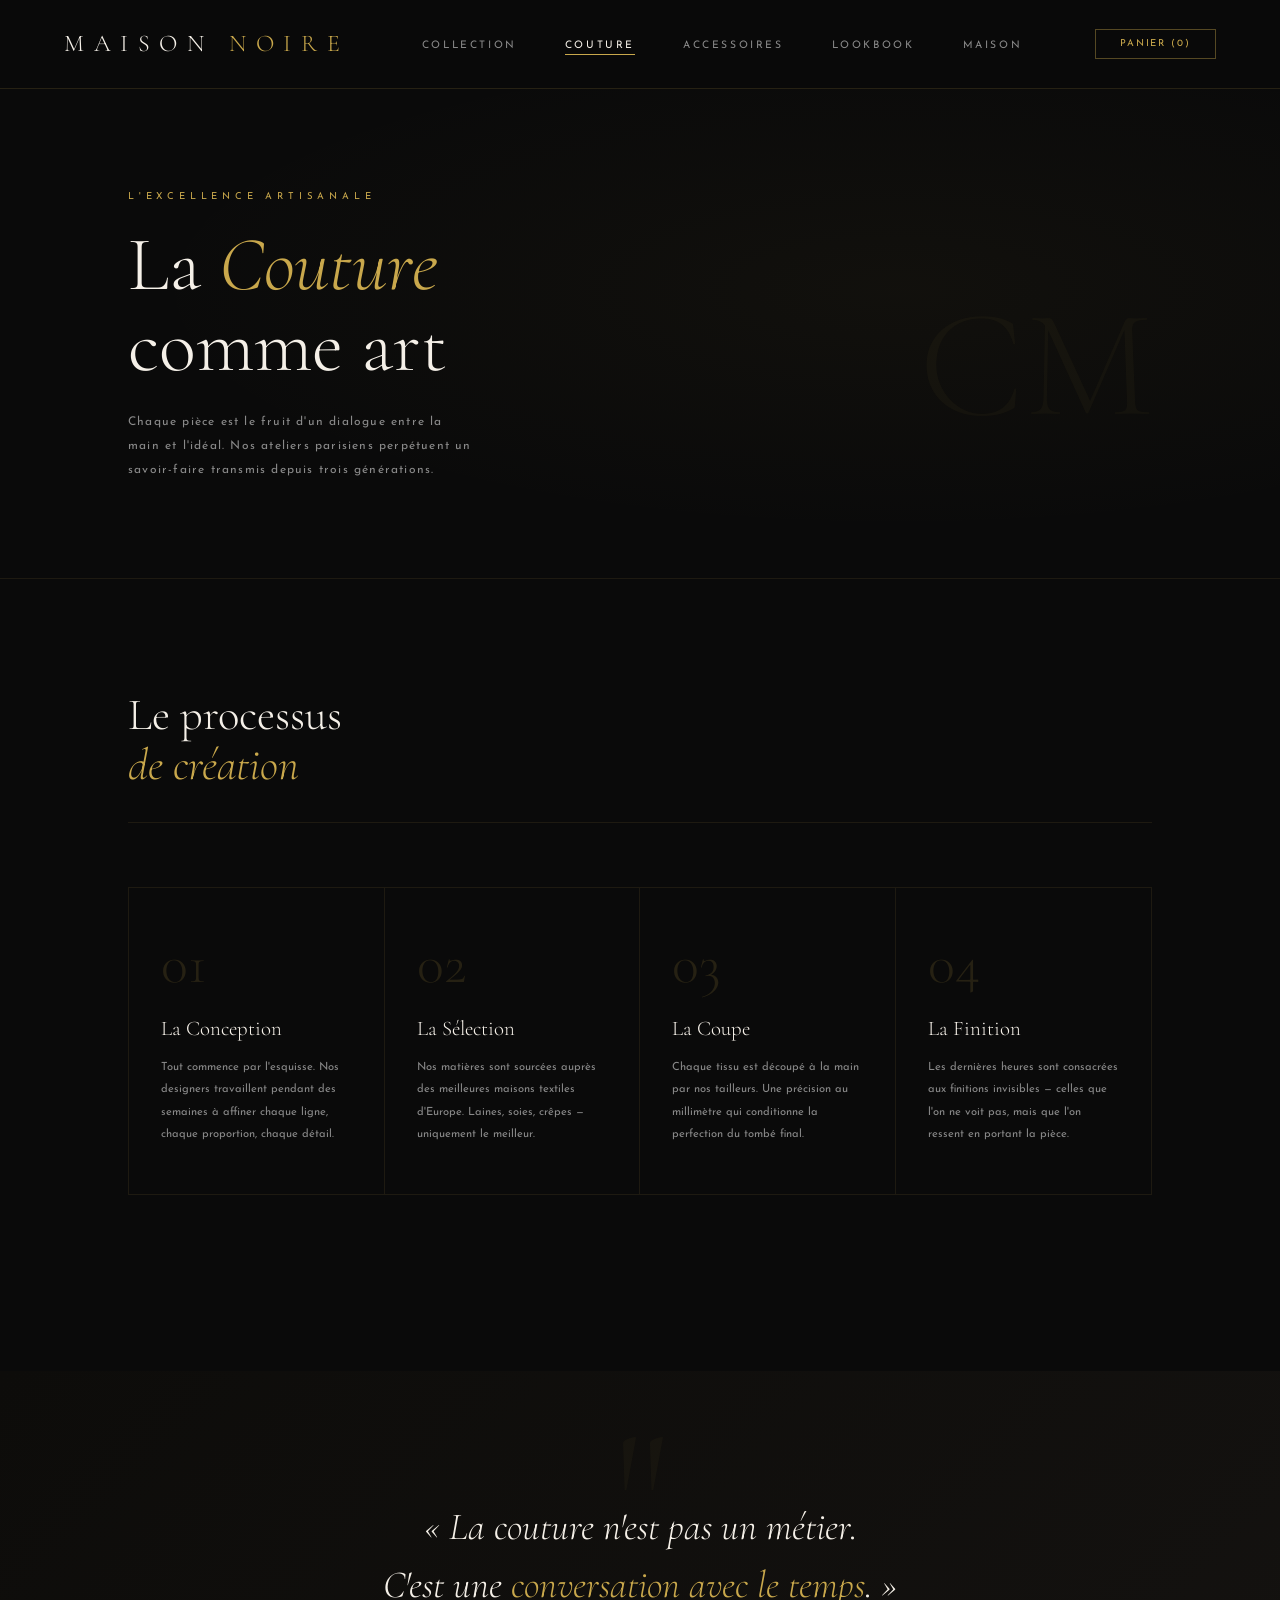
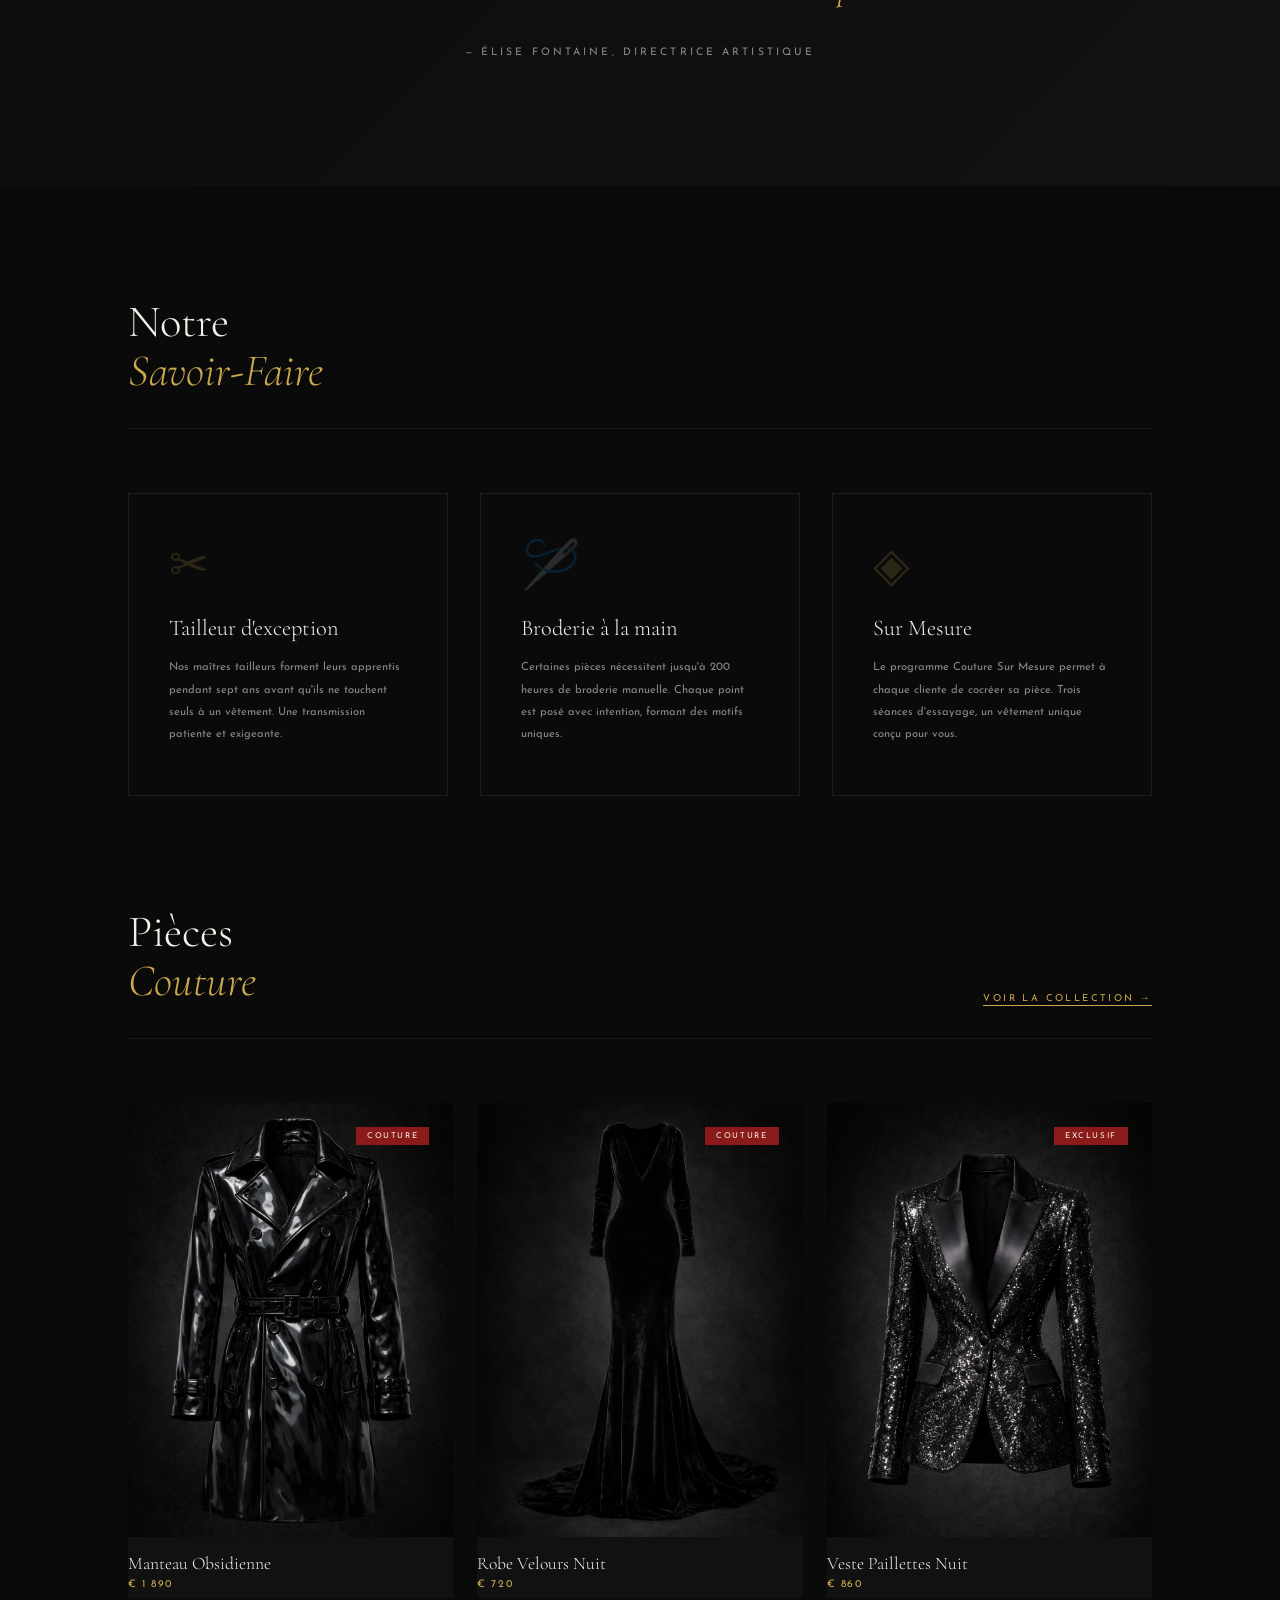
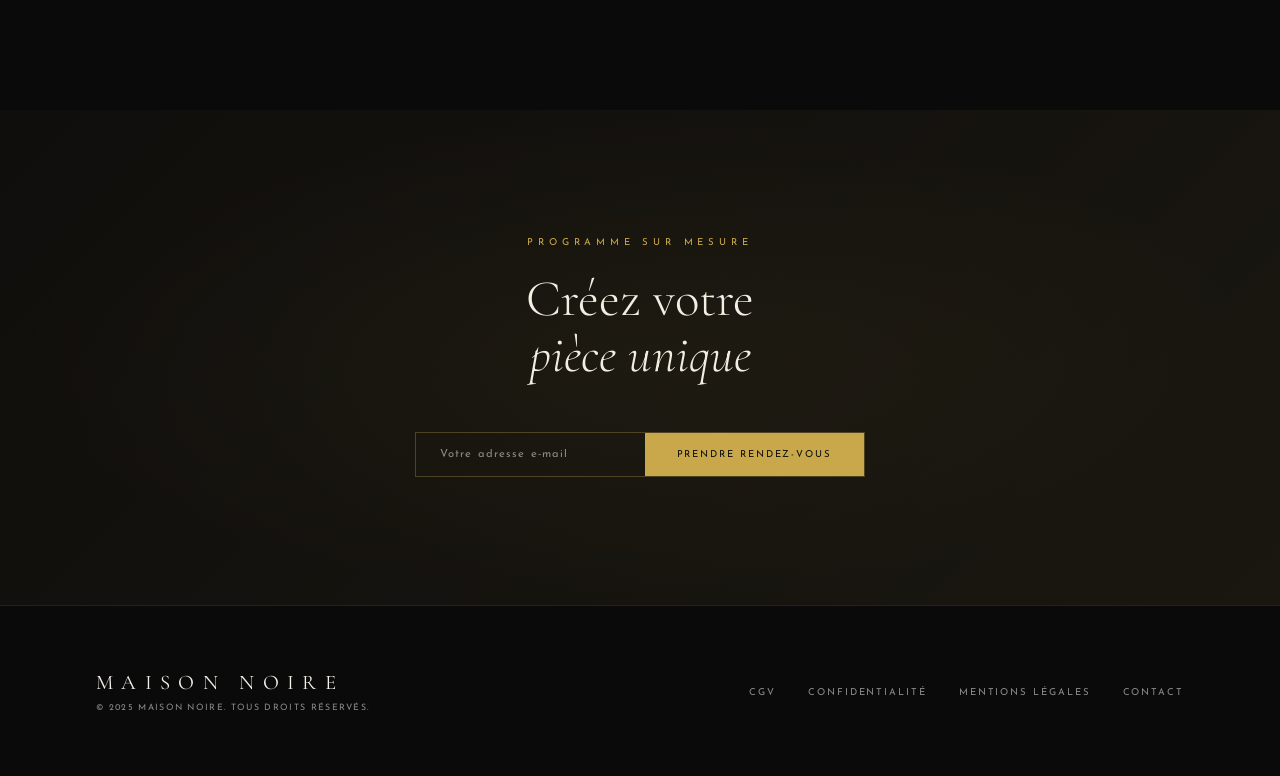
<file: Couture/index.html>
<!DOCTYPE html>
<html lang="fr">
<head>
  <meta charset="UTF-8">
  <meta name="viewport" content="width=device-width, initial-scale=1.0">
  <title>Couture — MAISON NOIRE</title>
  <link rel="stylesheet" href="/Couture/style.css">
</head>
<body>

  <div class="loader"><div class="loader-text">COUTURE</div></div>

  <nav>
    <a href="/Homepage/index.html" class="logo">MAISON <span>NOIRE</span></a>
    <ul class="nav-links">
      <li><a href="/Collection/index.html">Collection</a></li>
      <li><a href="/Couture/index.html">Couture</a></li>
      <li><a href="/Accessoires/index.html">Accessoires</a></li>
      <li><a href="/Lookbook/index.html">Lookbook</a></li>
      <li><a href="/Maison/index.html">Maison</a></li>
    </ul>
    <div class="nav-right"><button class="cart-btn">Panier (0)</button></div>
  </nav>

  <div class="page-hero">
    <p class="page-hero-label">L'excellence artisanale</p>
    <h1 class="page-hero-title">La <em>Couture</em><br>comme art</h1>
    <p class="page-hero-desc">Chaque pièce est le fruit d'un dialogue entre la main et l'idéal. Nos ateliers parisiens perpétuent un savoir-faire transmis depuis trois générations.</p>
    <span class="page-hero-deco">CM</span>
  </div>

  <section class="section">
    <div class="section-header">
      <h2 class="section-title">Le processus<br><em>de création</em></h2>
    </div>
    <div class="process-steps">
      <div class="step">
        <div class="step-num">01</div>
        <div class="step-title">La Conception</div>
        <div class="step-text">Tout commence par l'esquisse. Nos designers travaillent pendant des semaines à affiner chaque ligne, chaque proportion, chaque détail.</div>
      </div>
      <div class="step">
        <div class="step-num">02</div>
        <div class="step-title">La Sélection</div>
        <div class="step-text">Nos matières sont sourcées auprès des meilleures maisons textiles d'Europe. Laines, soies, crêpes — uniquement le meilleur.</div>
      </div>
      <div class="step">
        <div class="step-num">03</div>
        <div class="step-title">La Coupe</div>
        <div class="step-text">Chaque tissu est découpé à la main par nos tailleurs. Une précision au millimètre qui conditionne la perfection du tombé final.</div>
      </div>
      <div class="step">
        <div class="step-num">04</div>
        <div class="step-title">La Finition</div>
        <div class="step-text">Les dernières heures sont consacrées aux finitions invisibles — celles que l'on ne voit pas, mais que l'on ressent en portant la pièce.</div>
      </div>
    </div>
  </section>

  <div class="quote-section">
    <blockquote>« La couture n'est pas un métier.<br>C'est une <em>conversation avec le temps</em>. »</blockquote>
    <p class="quote-author">— Élise Fontaine, Directrice Artistique</p>
  </div>

  <section class="section">
    <div class="section-header">
      <h2 class="section-title">Notre<br><em>Savoir-Faire</em></h2>
    </div>
    <div class="atelier-grid">
      <div class="atelier-card">
        <div class="atelier-num">✂</div>
        <div class="atelier-title">Tailleur d'exception</div>
        <div class="atelier-text">Nos maîtres tailleurs forment leurs apprentis pendant sept ans avant qu'ils ne touchent seuls à un vêtement. Une transmission patiente et exigeante.</div>
      </div>
      <div class="atelier-card">
        <div class="atelier-num">🪡</div>
        <div class="atelier-title">Broderie à la main</div>
        <div class="atelier-text">Certaines pièces nécessitent jusqu'à 200 heures de broderie manuelle. Chaque point est posé avec intention, formant des motifs uniques.</div>
      </div>
      <div class="atelier-card">
        <div class="atelier-num">◈</div>
        <div class="atelier-title">Sur Mesure</div>
        <div class="atelier-text">Le programme Couture Sur Mesure permet à chaque cliente de cocréer sa pièce. Trois séances d'essayage, un vêtement unique conçu pour vous.</div>
      </div>
    </div>
  </section>

  <section class="section" style="padding-top:0">
    <div class="section-header">
      <h2 class="section-title">Pièces<br><em>Couture</em></h2>
      <a href="/Collection/index.html" class="section-link">Voir la collection →</a>
    </div>
    <div class="products-grid-3">
      <div class="product-card">
        <img src="/Images/Manteau_Obsidienne.png" alt="Manteau Obsidienne">
        <div class="product-overlay"><button class="add-to-cart">Ajouter au panier</button></div>
        <div class="product-tag">Couture</div>
        <div class="product-info">
          <div class="product-name">Manteau Obsidienne</div>
          <div class="product-price">€ 1 890</div>
        </div>
      </div>
      <div class="product-card">
        <img src="/Images/Robe_Velours_Nuit.png" alt="Robe Velours Nuit">
        <div class="product-overlay"><button class="add-to-cart">Ajouter au panier</button></div>
        <div class="product-tag">Couture</div>
        <div class="product-info">
          <div class="product-name">Robe Velours Nuit</div>
          <div class="product-price">€ 720</div>
        </div>
      </div>
      <div class="product-card">
        <img src="/Images/Veste_Paillette_Nuit.png" alt="Veste Paillettes Nuit">
        <div class="product-overlay"><button class="add-to-cart">Ajouter au panier</button></div>
        <div class="product-tag">Exclusif</div>
        <div class="product-info">
          <div class="product-name">Veste Paillettes Nuit</div>
          <div class="product-price">€ 860</div>
        </div>
      </div>
    </div>
  </section>

  <section class="newsletter">
    <p class="newsletter-label">Programme Sur Mesure</p>
    <h2 class="newsletter-title">Créez votre<br><em>pièce unique</em></h2>
    <div class="newsletter-form">
      <input class="newsletter-input" type="email" placeholder="Votre adresse e-mail">
      <button class="newsletter-submit">Prendre rendez-vous</button>
    </div>
  </section>

  <footer>
    <div>
      <div class="footer-logo">MAISON NOIRE</div>
      <div class="footer-copy">© 2025 Maison Noire. Tous droits réservés.</div>
    </div>
    <ul class="footer-links">
      <li><a href="/CGV/index.html">CGV</a></li>
      <li><a href="/Confidentialite/index.html">Confidentialité</a></li>
      <li><a href="/Mentions_Legales/index.html">Mentions Légales</a></li>
      <li><a href="/Contact/index.html">Contact</a></li>
    </ul>
  </footer>

  <script src="/shared.js"></script>
  <script src="script.js"></script>
</body>
</html>
</file>
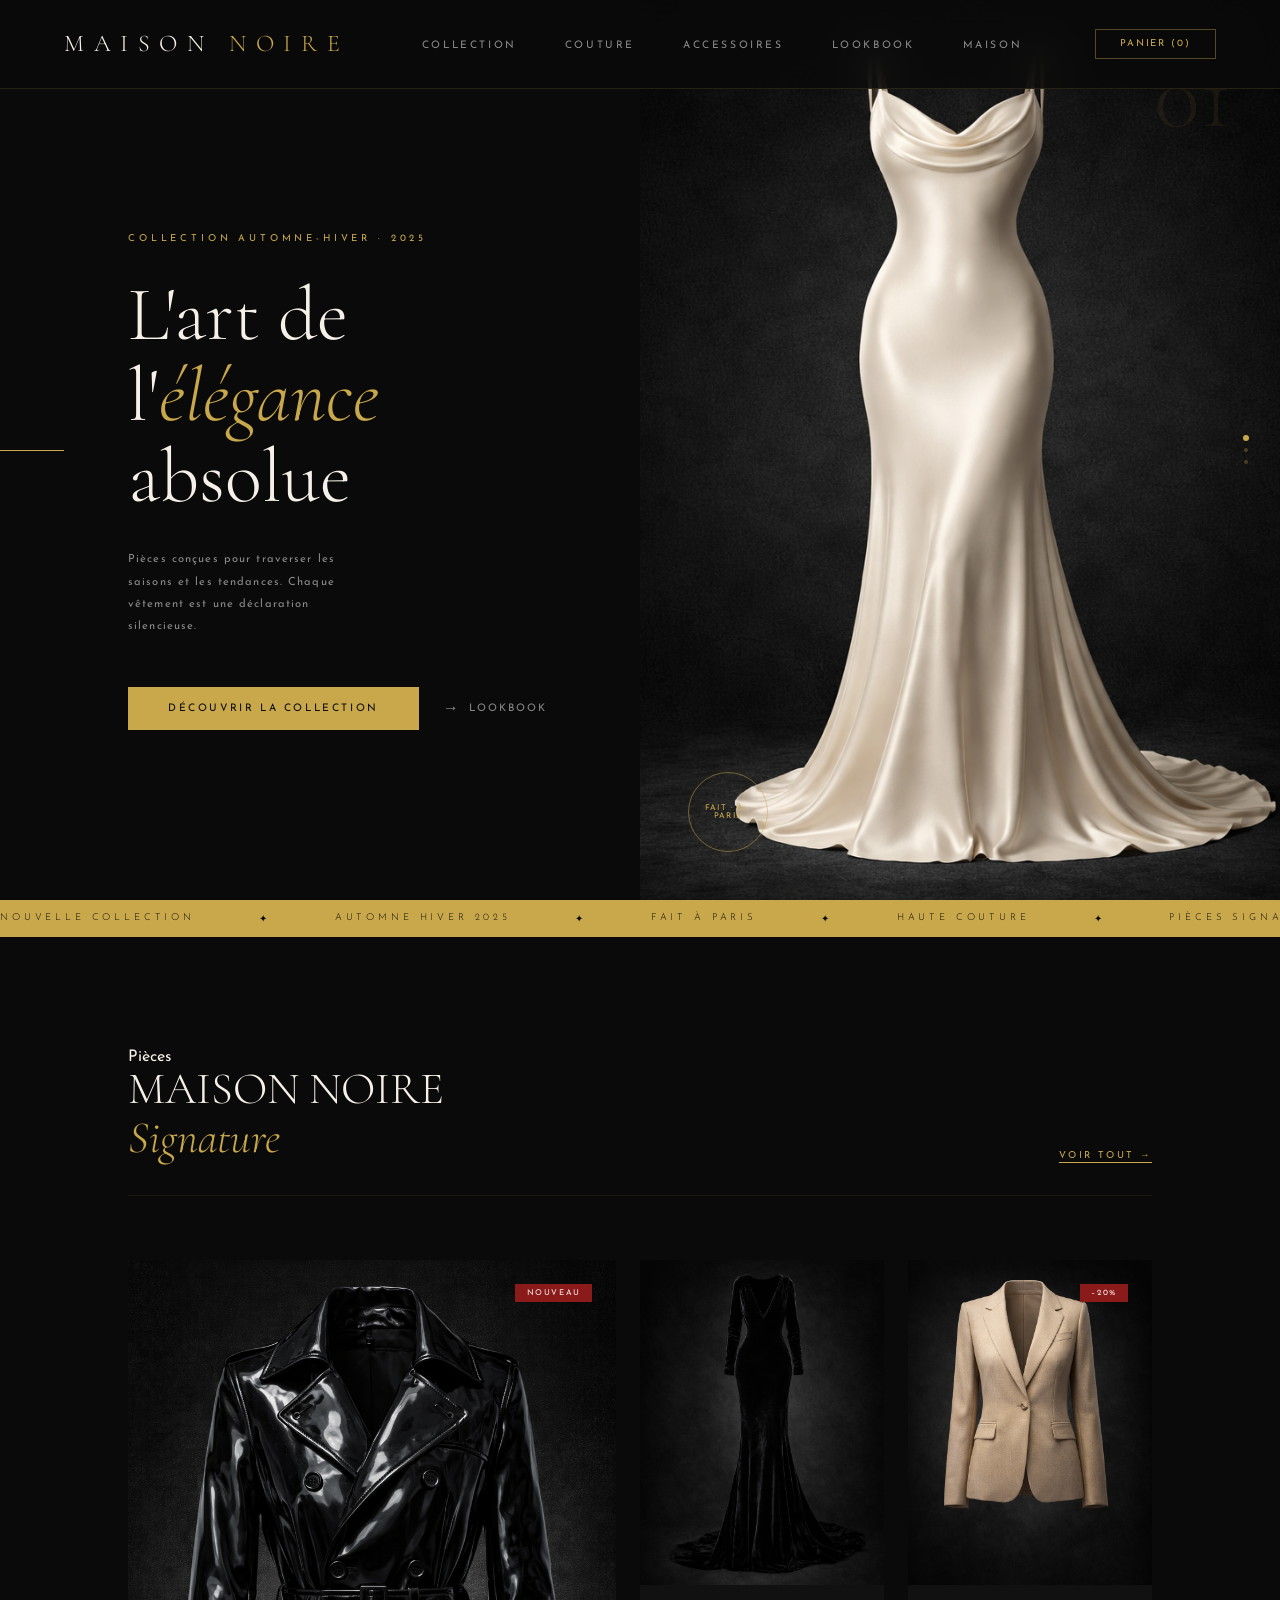
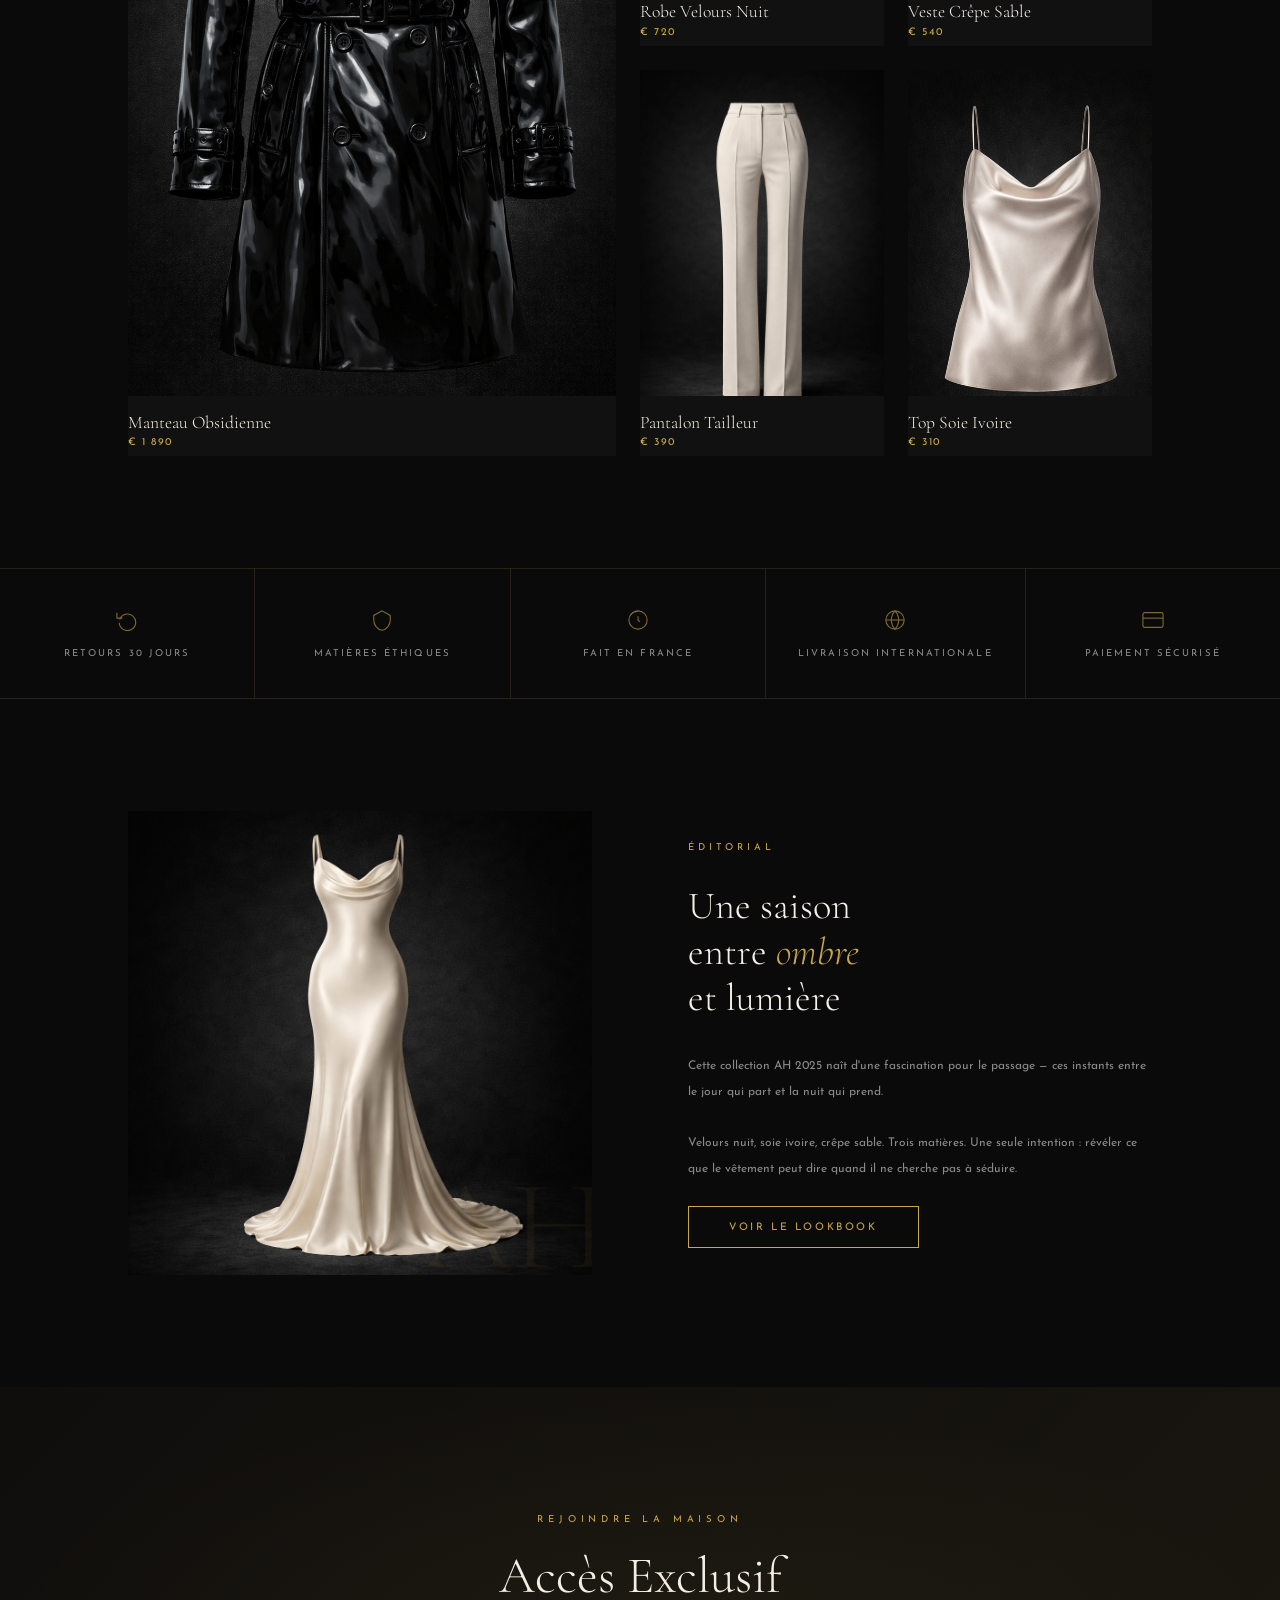
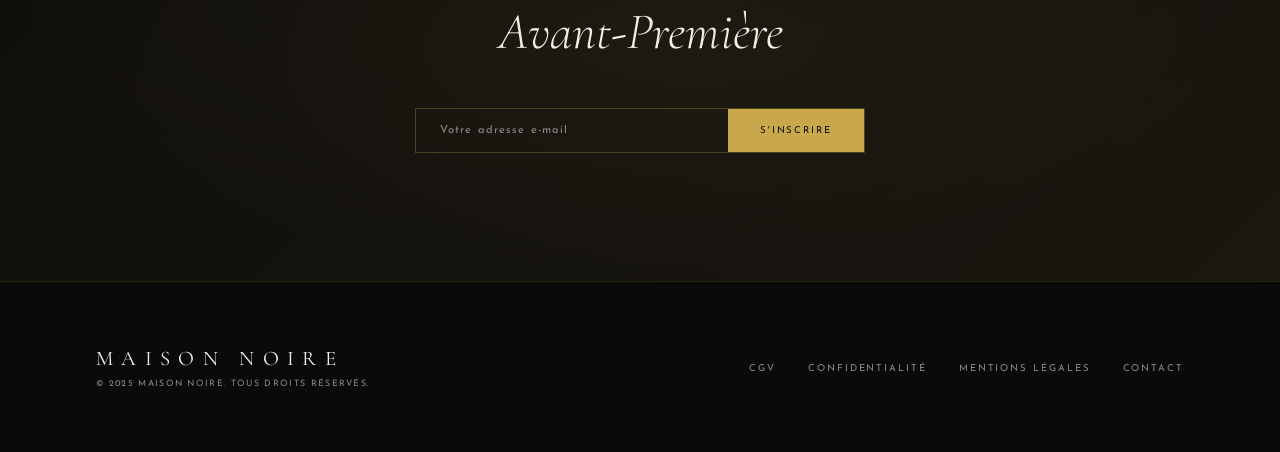
<file: Homepage/index.html>
<!DOCTYPE html>
<html lang="fr">
<head>
  <meta charset="UTF-8">
  <meta name="viewport" content="width=device-width, initial-scale=1.0">
  <title>MAISON NOIRE — Haute Couture</title>
  <link rel="stylesheet" href="/Homepage/style.css">
</head>
<body>

  <!-- SPLASH SCREEN -->
  <div class="splash" id="splash">
    <div class="splash-corner tl"></div>
    <div class="splash-corner tr"></div>
    <div class="splash-corner bl"></div>
    <div class="splash-corner br"></div>
    <div class="splash-line-top"></div>
    <div class="splash-logo">
      <div class="splash-logo-main">MAISON <span>NOIRE</span></div>
      <div class="splash-logo-sub">Haute Couture · Paris</div>
    </div>
    <div class="splash-year">Collection Automne — Hiver 2025</div>
    <div class="splash-progress">
      <div class="splash-progress-bar"></div>
    </div>
    <div class="splash-line-bottom"></div>
  </div>

  <nav>
    <a href="/Homepage/index.html" class="logo">MAISON <span>NOIRE</span></a>
    <ul class="nav-links">
      <li><a href="/Collection/index.html">Collection</a></li>
      <li><a href="/Couture/index.html">Couture</a></li>
      <li><a href="/Accessoires/index.html">Accessoires</a></li>
      <li><a href="/Lookbook/index.html">Lookbook</a></li>
      <li><a href="/Maison/index.html">Maison</a></li>
    </ul>
    <div class="nav-right"><button class="cart-btn">Panier (0)</button></div>
  </nav>

  <div class="scroll-indicator">
    <span class="scroll-dot active"></span>
    <span class="scroll-dot"></span>
    <span class="scroll-dot"></span>
  </div>

  <!-- HERO -->
  <section class="hero">
    <div class="hero-left">
      <div class="hero-line"></div>
      <p class="hero-label">Collection Automne-Hiver · 2025</p>
      <h1 class="hero-title">L'art de<br>l'<em>élégance</em><br>absolue</h1>
      <p class="hero-desc">Pièces conçues pour traverser les saisons et les tendances. Chaque vêtement est une déclaration silencieuse.</p>
      <div class="hero-cta">
        <a href="/Collection/index.html" class="btn-primary">Découvrir la collection</a>
        <a href="/Lookbook/index.html" class="btn-ghost">Lookbook</a>
      </div>
    </div>
    <div class="hero-right">
      <img src="/Images/Nouvelle_Collection.png" alt="Collection AH 2025">
      <div class="hero-badge">Fait · à · Paris</div>
      <div class="hero-number">01</div>
    </div>
  </section>

  <!-- MARQUEE -->
  <div class="marquee-wrap">
    <div class="marquee">
      <span>Nouvelle Collection</span><span>✦</span>
      <span>Automne Hiver 2025</span><span>✦</span>
      <span>Fait à Paris</span><span>✦</span>
      <span>Haute Couture</span><span>✦</span>
      <span>Pièces Signature</span><span>✦</span>
      <span>Nouvelle Collection</span><span>✦</span>
      <span>Automne Hiver 2025</span><span>✦</span>
      <span>Fait à Paris</span><span>✦</span>
      <span>Haute Couture</span><span>✦</span>
      <span>Pièces Signature</span><span>✦</span>
    </div>
  </div>

  <!-- PRODUITS SIGNATURE -->
  <section class="section">
    <div class="section-header">
      <div>
        <p class="label">Pièces</p>
        <h2 class="section-title">MAISON NOIRE<br><em>Signature</em></h2>
      </div>
      <a href="/Collection/index.html" class="section-link">Voir tout →</a>
    </div>
    <div class="products-grid">

      <div class="product-card large">
        <div class="img-wrap">
          <img src="/Images/Manteau_Obsidienne.png" alt="Manteau Obsidienne">
          <div class="product-overlay"><button class="add-to-cart">Ajouter au panier</button></div>
          <div class="product-tag">Nouveau</div>
        </div>
        <div class="product-info">
          <div class="product-name">Manteau Obsidienne</div>
          <div class="product-price">€ 1 890</div>
        </div>
      </div>

      <div class="product-card">
        <div class="img-wrap">
          <img src="/Images/Robe_Velours_Nuit.png" alt="Robe Velours Nuit">
          <div class="product-overlay"><button class="add-to-cart">Ajouter au panier</button></div>
        </div>
        <div class="product-info">
          <div class="product-name">Robe Velours Nuit</div>
          <div class="product-price">€ 720</div>
        </div>
      </div>

      <div class="product-card">
        <div class="img-wrap">
          <img src="/Images/Veste_Crepe_Sable.png" alt="Veste Crêpe Sable">
          <div class="product-overlay"><button class="add-to-cart">Ajouter au panier</button></div>
          <div class="product-tag">–20%</div>
        </div>
        <div class="product-info">
          <div class="product-name">Veste Crêpe Sable</div>
          <div class="product-price">€ 540</div>
        </div>
      </div>

      <div class="product-card">
        <div class="img-wrap">
          <img src="/Images/Pantalon_Tailleur.png" alt="Pantalon Tailleur">
          <div class="product-overlay"><button class="add-to-cart">Ajouter au panier</button></div>
        </div>
        <div class="product-info">
          <div class="product-name">Pantalon Tailleur</div>
          <div class="product-price">€ 390</div>
        </div>
      </div>

      <div class="product-card">
        <div class="img-wrap">
          <img src="/Images/Top_Soie_Ivoire.png" alt="Top Soie Ivoire">
          <div class="product-overlay"><button class="add-to-cart">Ajouter au panier</button></div>
        </div>
        <div class="product-info">
          <div class="product-name">Top Soie Ivoire</div>
          <div class="product-price">€ 310</div>
        </div>
      </div>

    </div>
  </section>

  <!-- FEATURES -->
  <div class="features-strip">

    <div class="feature-item">
      <span class="feature-icon">
        <svg width="22" height="22" viewBox="0 0 24 24" fill="none" stroke="currentColor" stroke-width="1.2">
          <polyline points="1 4 1 10 7 10"/><path d="M3.51 15a9 9 0 1 0 .49-3.51"/>
        </svg>
      </span>
      <span>Retours 30 jours</span>
    </div>

    <div class="feature-item">
      <span class="feature-icon">
        <svg width="22" height="22" viewBox="0 0 24 24" fill="none" stroke="currentColor" stroke-width="1.2">
          <path d="M12 2L3 7v5c0 5.25 3.75 10.15 9 11.25C17.25 22.15 21 17.25 21 12V7z"/>
        </svg>
      </span>
      <span>Matières éthiques</span>
    </div>

    <div class="feature-item">
      <span class="feature-icon">
        <svg width="22" height="22" viewBox="0 0 24 24" fill="none" stroke="currentColor" stroke-width="1.2">
          <circle cx="12" cy="12" r="10"/><path d="M12 8v4l2 2"/>
          <path d="M8.5 3.5C9.6 2.6 10.8 2 12 2"/><path d="M4 6.5C4.9 5.3 6 4.3 7.3 3.6"/>
        </svg>
      </span>
      <span>Fait en France</span>
    </div>

    <div class="feature-item">
      <span class="feature-icon">
        <svg width="22" height="22" viewBox="0 0 24 24" fill="none" stroke="currentColor" stroke-width="1.2">
          <circle cx="12" cy="12" r="10"/>
          <line x1="2" y1="12" x2="22" y2="12"/>
          <path d="M12 2a15.3 15.3 0 0 1 4 10 15.3 15.3 0 0 1-4 10 15.3 15.3 0 0 1-4-10 15.3 15.3 0 0 1 4-10z"/>
        </svg>
      </span>
      <span>Livraison internationale</span>
    </div>

    <div class="feature-item">
      <span class="feature-icon">
        <svg width="22" height="22" viewBox="0 0 24 24" fill="none" stroke="currentColor" stroke-width="1.2">
          <rect x="1" y="4" width="22" height="16" rx="2" ry="2"/>
          <line x1="1" y1="10" x2="23" y2="10"/>
        </svg>
      </span>
      <span>Paiement sécurisé</span>
    </div>

  </div>

  <!-- EDITORIAL -->
  <section class="section">
    <div class="two-col">
      <div class="two-col-visual">
        <img src="/Images/Nouvelle_Collection.png" alt="Éditorial AH 2025">
        <span class="decor">AH</span>
      </div>
      <div class="two-col-text">
        <p class="label">Éditorial</p>
        <h2>Une saison<br>entre <em>ombre</em><br>et lumière</h2>
        <p>Cette collection AH 2025 naît d'une fascination pour le passage — ces instants entre le jour qui part et la nuit qui prend.</p>
        <p>Velours nuit, soie ivoire, crêpe sable. Trois matières. Une seule intention : révéler ce que le vêtement peut dire quand il ne cherche pas à séduire.</p>
        <a href="/Lookbook/index.html" class="btn-or">Voir le lookbook</a>
      </div>
    </div>
  </section>

  <!-- NEWSLETTER -->
  <section class="newsletter">
    <p class="newsletter-label">Rejoindre la Maison</p>
    <h2 class="newsletter-title">Accès Exclusif<br><em>Avant-Première</em></h2>
    <div class="newsletter-form">
      <input class="newsletter-input" type="email" placeholder="Votre adresse e-mail">
      <button class="newsletter-submit">S'inscrire</button>
    </div>
  </section>

  <footer>
    <div>
      <div class="footer-logo">MAISON NOIRE</div>
      <div class="footer-copy">© 2025 Maison Noire. Tous droits réservés.</div>
    </div>
    <ul class="footer-links">
      <li><a href="/CGV/index.html">CGV</a></li>
      <li><a href="/Confidentialite/index.html">Confidentialité</a></li>
      <li><a href="/Mentions_Legales/index.html">Mentions Légales</a></li>
      <li><a href="/Contact/index.html">Contact</a></li>
    </ul>
  </footer>

  <script src="/shared.js"></script>
  <script src="/Homepage/script.js"></script>
</body>
</html>
</file>
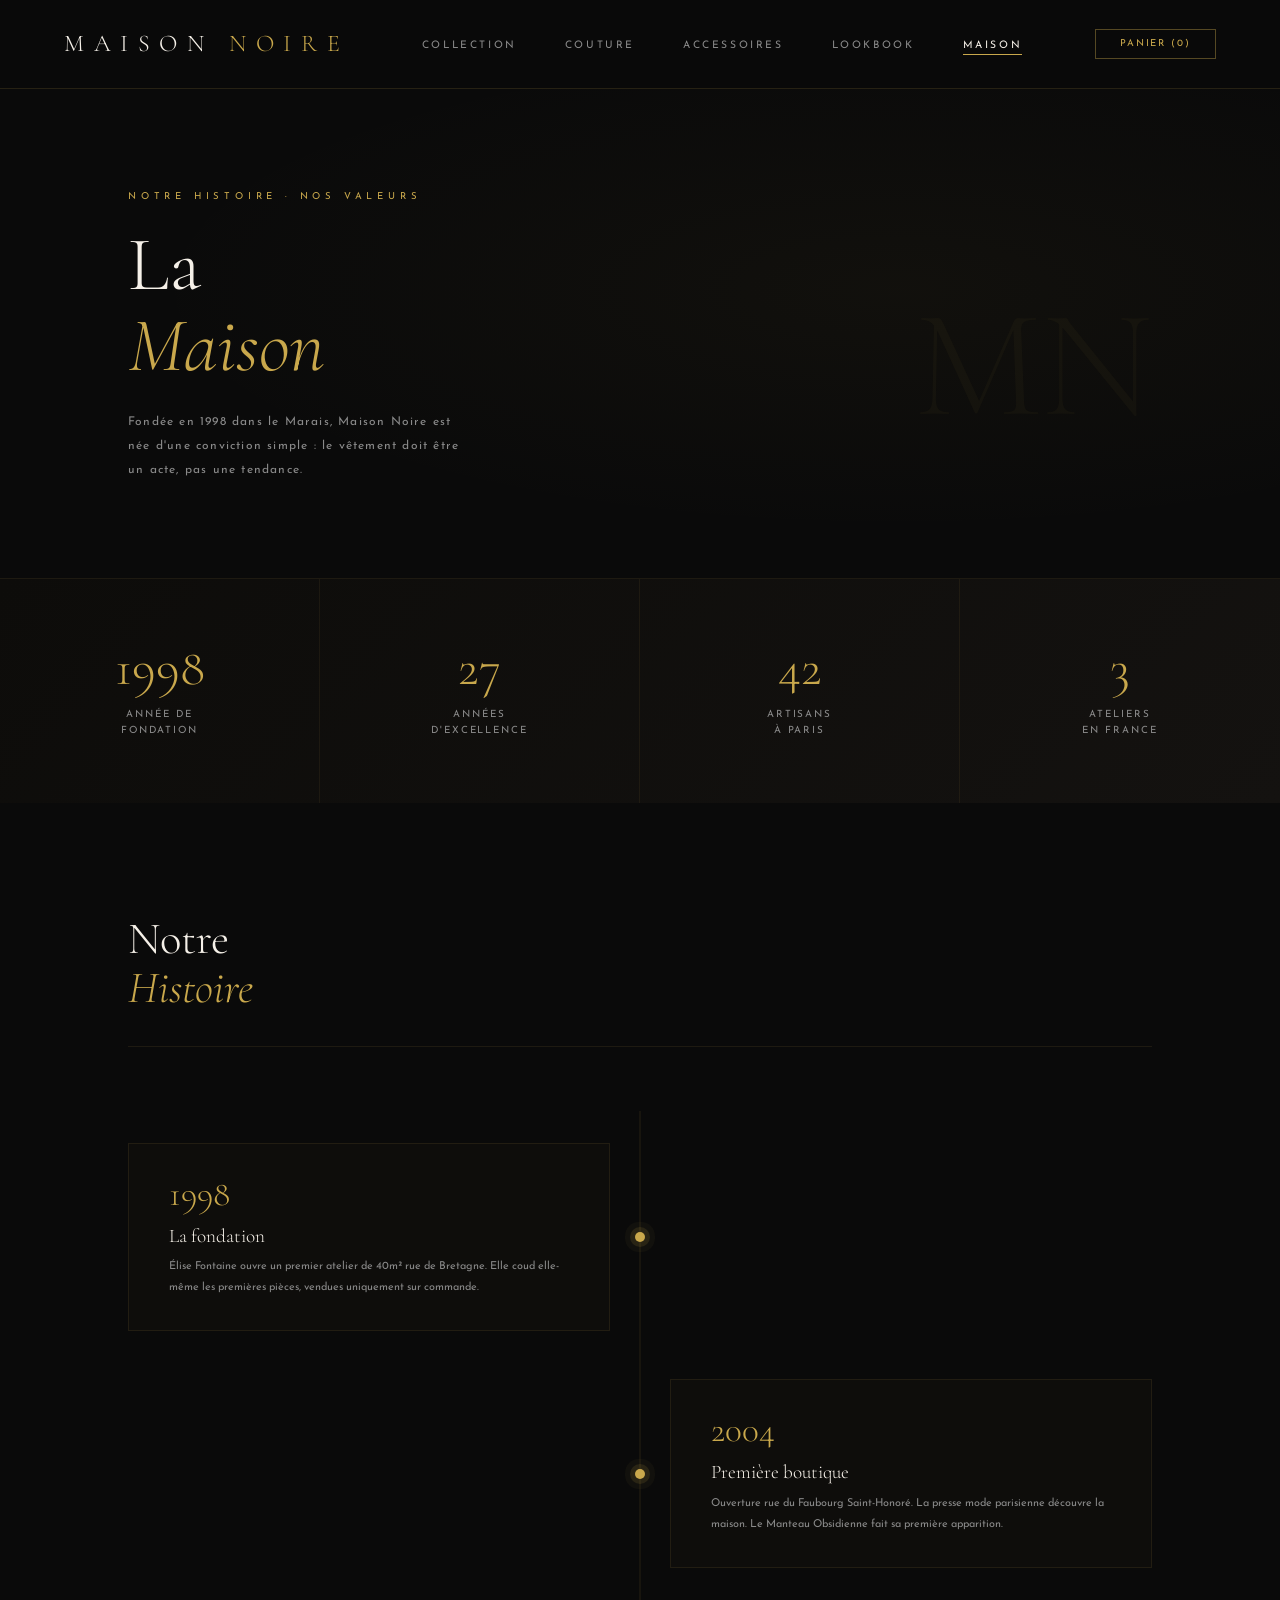
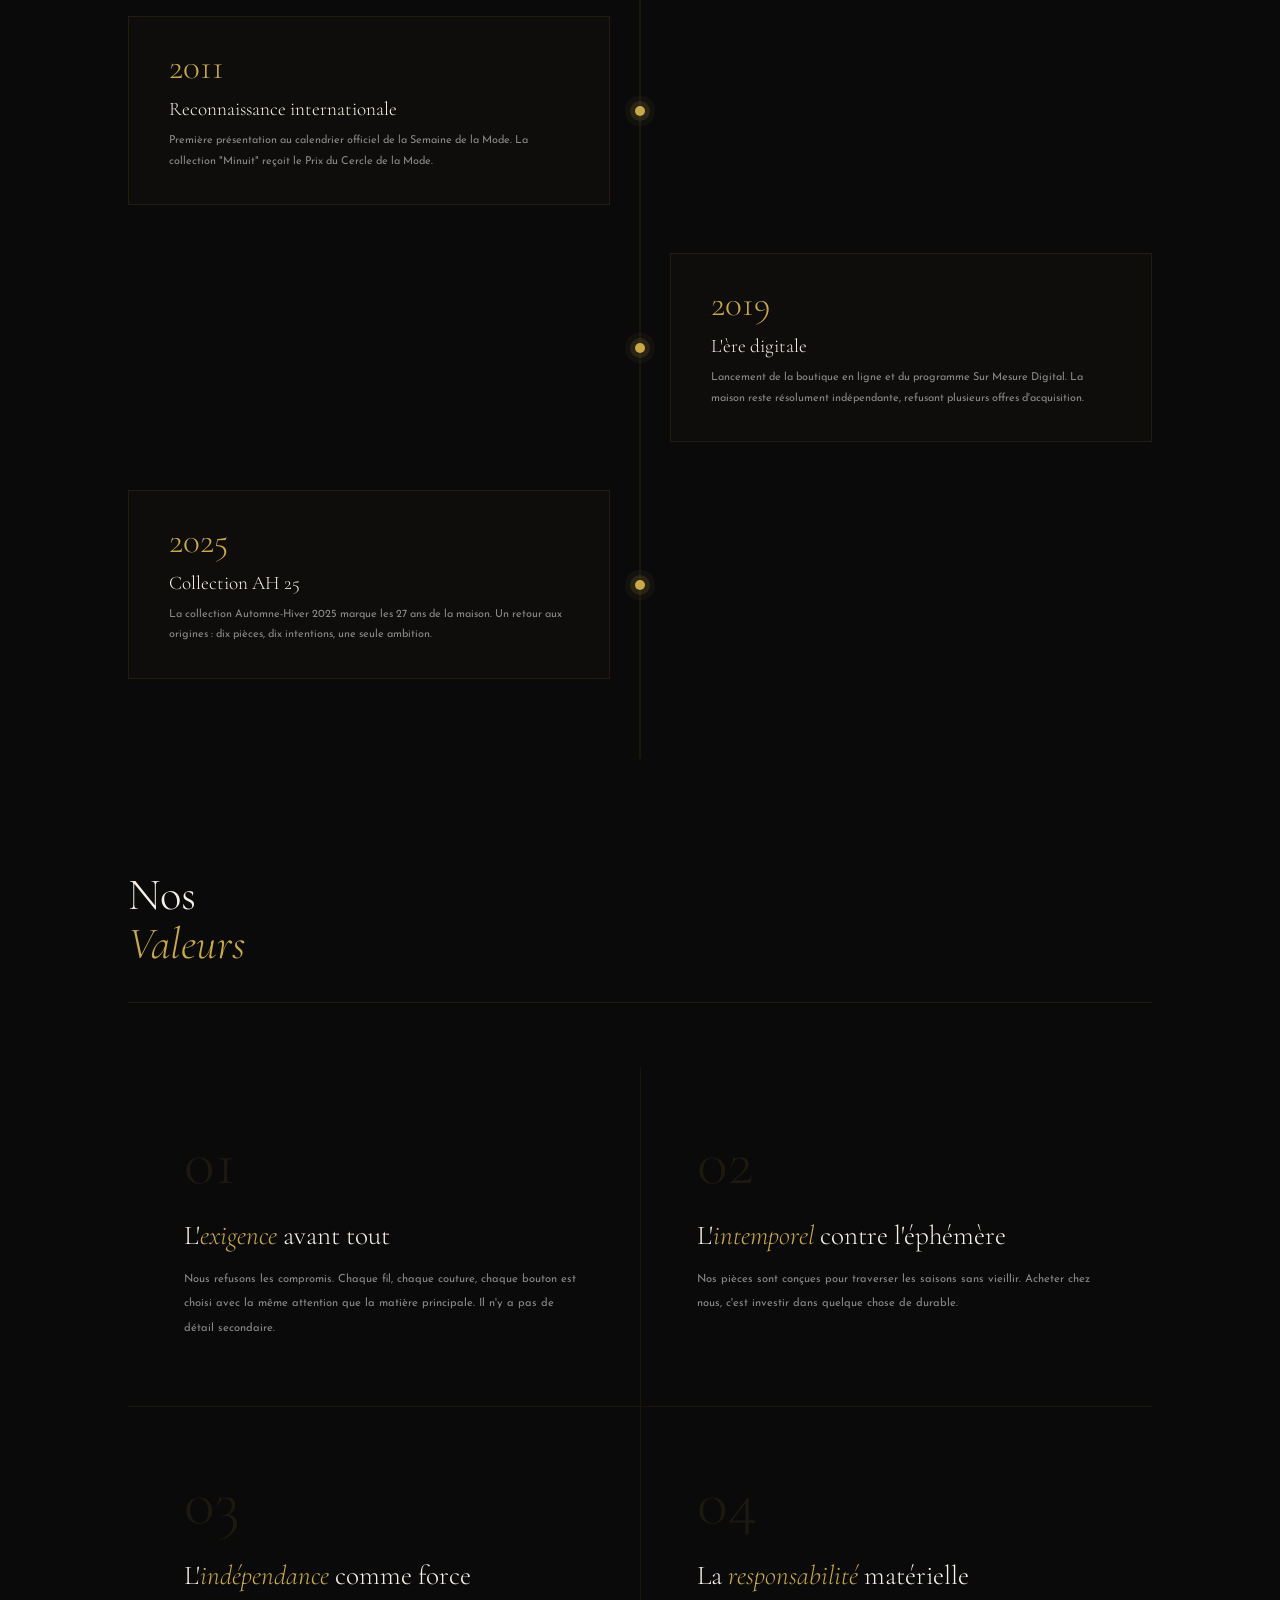
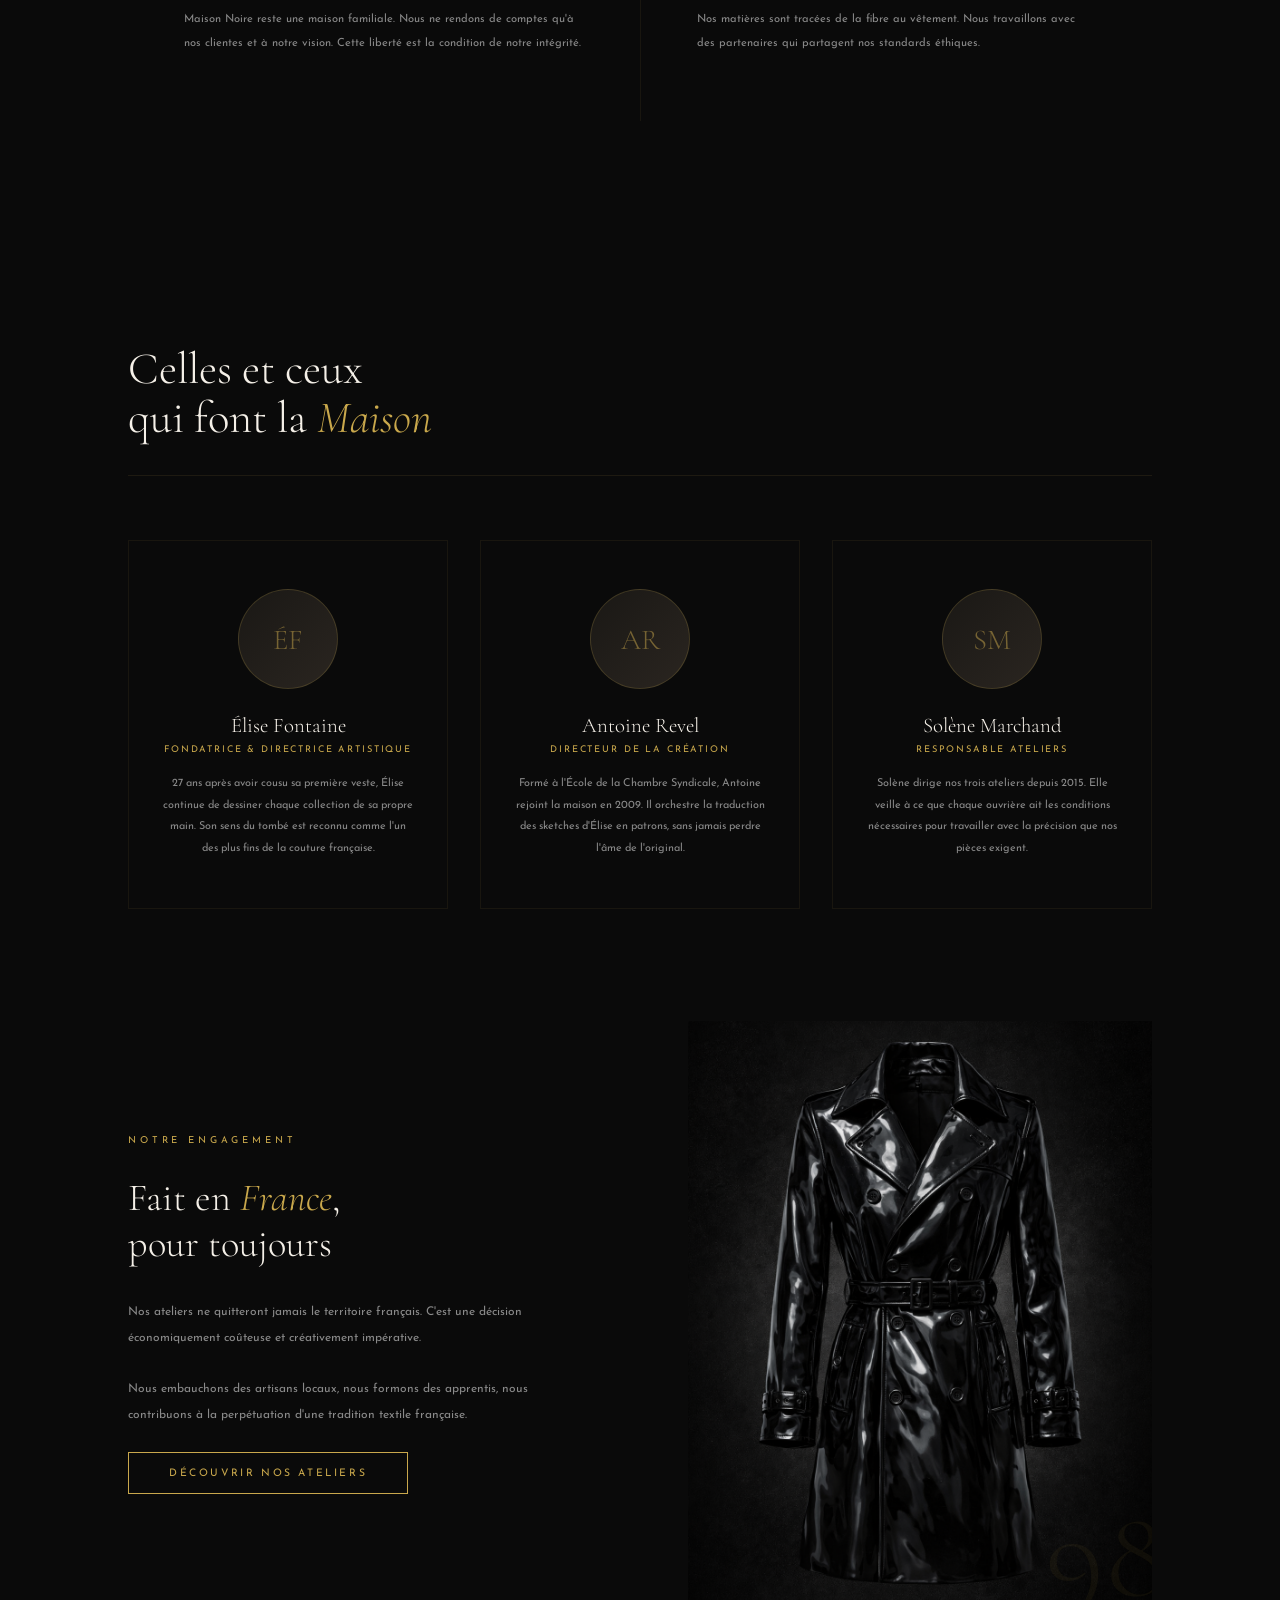
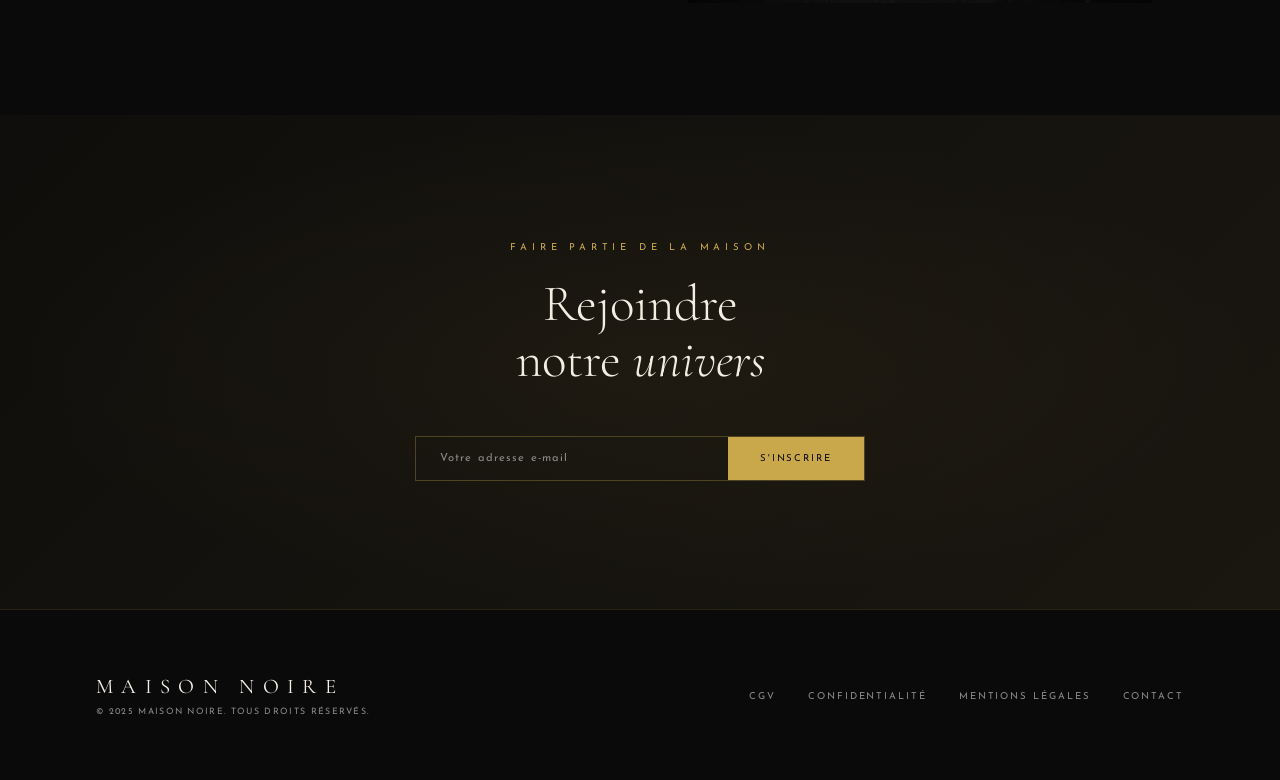
<file: Maison/index.html>
<!DOCTYPE html>
<html lang="fr">
<head>
  <meta charset="UTF-8">
  <meta name="viewport" content="width=device-width, initial-scale=1.0">
  <title>La Maison — MAISON NOIRE</title>
  <link rel="stylesheet" href="/Maison/style.css">
</head>
<body>

  <div class="loader"><div class="loader-text">LA MAISON</div></div>

  <nav>
    <a href="/Homepage/index.html" class="logo">MAISON <span>NOIRE</span></a>
    <ul class="nav-links">
      <li><a href="/Collection/index.html">Collection</a></li>
      <li><a href="/Couture/index.html">Couture</a></li>
      <li><a href="/Accessoires/index.html">Accessoires</a></li>
      <li><a href="/Lookbook/index.html">Lookbook</a></li>
      <li><a href="/Maison/index.html">Maison</a></li>
    </ul>
    <div class="nav-right"><button class="cart-btn">Panier (0)</button></div>
  </nav>

  <div class="page-hero">
    <p class="page-hero-label">Notre histoire · Nos valeurs</p>
    <h1 class="page-hero-title">La<br><em>Maison</em></h1>
    <p class="page-hero-desc">Fondée en 1998 dans le Marais, Maison Noire est née d'une conviction simple : le vêtement doit être un acte, pas une tendance.</p>
    <span class="page-hero-deco">MN</span>
  </div>

  <!-- CHIFFRES CLÉS -->
  <div class="key-numbers">
    <div class="key-num-item">
      <div class="key-num-value">1998</div>
      <div class="key-num-label">Année de<br>fondation</div>
    </div>
    <div class="key-num-item">
      <div class="key-num-value">27</div>
      <div class="key-num-label">Années<br>d'excellence</div>
    </div>
    <div class="key-num-item">
      <div class="key-num-value">42</div>
      <div class="key-num-label">Artisans<br>à Paris</div>
    </div>
    <div class="key-num-item">
      <div class="key-num-value">3</div>
      <div class="key-num-label">Ateliers<br>en France</div>
    </div>
  </div>

  <!-- TIMELINE -->
  <section class="section">
    <div class="section-header">
      <h2 class="section-title">Notre<br><em>Histoire</em></h2>
    </div>
    <div class="timeline">
      <div class="timeline-item">
        <div class="tl-content">
          <div class="tl-year">1998</div>
          <div class="tl-title">La fondation</div>
          <div class="tl-text">Élise Fontaine ouvre un premier atelier de 40m² rue de Bretagne. Elle coud elle-même les premières pièces, vendues uniquement sur commande.</div>
        </div>
        <div class="tl-dot"></div>
        <div class="tl-empty"></div>
      </div>
      <div class="timeline-item">
        <div class="tl-empty"></div>
        <div class="tl-dot"></div>
        <div class="tl-content">
          <div class="tl-year">2004</div>
          <div class="tl-title">Première boutique</div>
          <div class="tl-text">Ouverture rue du Faubourg Saint-Honoré. La presse mode parisienne découvre la maison. Le Manteau Obsidienne fait sa première apparition.</div>
        </div>
      </div>
      <div class="timeline-item">
        <div class="tl-content">
          <div class="tl-year">2011</div>
          <div class="tl-title">Reconnaissance internationale</div>
          <div class="tl-text">Première présentation au calendrier officiel de la Semaine de la Mode. La collection "Minuit" reçoit le Prix du Cercle de la Mode.</div>
        </div>
        <div class="tl-dot"></div>
        <div class="tl-empty"></div>
      </div>
      <div class="timeline-item">
        <div class="tl-empty"></div>
        <div class="tl-dot"></div>
        <div class="tl-content">
          <div class="tl-year">2019</div>
          <div class="tl-title">L'ère digitale</div>
          <div class="tl-text">Lancement de la boutique en ligne et du programme Sur Mesure Digital. La maison reste résolument indépendante, refusant plusieurs offres d'acquisition.</div>
        </div>
      </div>
      <div class="timeline-item">
        <div class="tl-content">
          <div class="tl-year">2025</div>
          <div class="tl-title">Collection AH 25</div>
          <div class="tl-text">La collection Automne-Hiver 2025 marque les 27 ans de la maison. Un retour aux origines : dix pièces, dix intentions, une seule ambition.</div>
        </div>
        <div class="tl-dot"></div>
        <div class="tl-empty"></div>
      </div>
    </div>
  </section>

  <!-- VALEURS -->
  <section class="section" style="padding-top:0">
    <div class="section-header">
      <h2 class="section-title">Nos<br><em>Valeurs</em></h2>
    </div>
    <div class="values-grid">
      <div class="value-item">
        <div class="value-num">01</div>
        <div class="value-title">L'<em>exigence</em> avant tout</div>
        <div class="value-text">Nous refusons les compromis. Chaque fil, chaque couture, chaque bouton est choisi avec la même attention que la matière principale. Il n'y a pas de détail secondaire.</div>
      </div>
      <div class="value-item">
        <div class="value-num">02</div>
        <div class="value-title">L'<em>intemporel</em> contre l'éphémère</div>
        <div class="value-text">Nos pièces sont conçues pour traverser les saisons sans vieillir. Acheter chez nous, c'est investir dans quelque chose de durable.</div>
      </div>
      <div class="value-item">
        <div class="value-num">03</div>
        <div class="value-title">L'<em>indépendance</em> comme force</div>
        <div class="value-text">Maison Noire reste une maison familiale. Nous ne rendons de comptes qu'à nos clientes et à notre vision. Cette liberté est la condition de notre intégrité.</div>
      </div>
      <div class="value-item">
        <div class="value-num">04</div>
        <div class="value-title">La <em>responsabilité</em> matérielle</div>
        <div class="value-text">Nos matières sont tracées de la fibre au vêtement. Nous travaillons avec des partenaires qui partagent nos standards éthiques.</div>
      </div>
    </div>
  </section>

  <!-- ÉQUIPE -->
  <section class="section">
    <div class="section-header">
      <h2 class="section-title">Celles et ceux<br>qui font la <em>Maison</em></h2>
    </div>
    <div class="team-grid">
      <div class="team-card">
        <div class="team-avatar">ÉF</div>
        <div class="team-name">Élise Fontaine</div>
        <div class="team-role">Fondatrice & Directrice Artistique</div>
        <div class="team-bio">27 ans après avoir cousu sa première veste, Élise continue de dessiner chaque collection de sa propre main. Son sens du tombé est reconnu comme l'un des plus fins de la couture française.</div>
      </div>
      <div class="team-card">
        <div class="team-avatar">AR</div>
        <div class="team-name">Antoine Revel</div>
        <div class="team-role">Directeur de la Création</div>
        <div class="team-bio">Formé à l'École de la Chambre Syndicale, Antoine rejoint la maison en 2009. Il orchestre la traduction des sketches d'Élise en patrons, sans jamais perdre l'âme de l'original.</div>
      </div>
      <div class="team-card">
        <div class="team-avatar">SM</div>
        <div class="team-name">Solène Marchand</div>
        <div class="team-role">Responsable Ateliers</div>
        <div class="team-bio">Solène dirige nos trois ateliers depuis 2015. Elle veille à ce que chaque ouvrière ait les conditions nécessaires pour travailler avec la précision que nos pièces exigent.</div>
      </div>
    </div>
  </section>

  <!-- ENGAGEMENT — texte gauche, image droite -->
  <section class="section" style="padding-top:0">
    <div class="two-col">
      <div class="two-col-text">
        <p class="label">Notre engagement</p>
        <h2>Fait en <em>France</em>,<br>pour toujours</h2>
        <p>Nos ateliers ne quitteront jamais le territoire français. C'est une décision économiquement coûteuse et créativement impérative.</p>
        <p>Nous embauchons des artisans locaux, nous formons des apprentis, nous contribuons à la perpétuation d'une tradition textile française.</p>
        <a href="/Couture/index.html" class="btn-or">Découvrir nos ateliers</a>
      </div>
      <div class="two-col-visual">
        <img src="/Images/Manteau_Obsidienne.png" alt="Atelier Maison Noire">
        <span class="decor">98</span>
      </div>
    </div>
  </section>

  <section class="newsletter">
    <p class="newsletter-label">Faire partie de la Maison</p>
    <h2 class="newsletter-title">Rejoindre<br>notre <em>univers</em></h2>
    <div class="newsletter-form">
      <input class="newsletter-input" type="email" placeholder="Votre adresse e-mail">
      <button class="newsletter-submit">S'inscrire</button>
    </div>
  </section>

  <footer>
    <div>
      <div class="footer-logo">MAISON NOIRE</div>
      <div class="footer-copy">© 2025 Maison Noire. Tous droits réservés.</div>
    </div>
    <ul class="footer-links">
      <li><a href="/CGV/index.html">CGV</a></li>
      <li><a href="/Confidentialite/index.html">Confidentialité</a></li>
      <li><a href="/Mentions_Legales/index.html">Mentions Légales</a></li>
      <li><a href="/Contact/index.html">Contact</a></li>
    </ul>
  </footer>

  <script src="/shared.js"></script>
  <script src="script.js"></script>
</body>
</html>
</file>
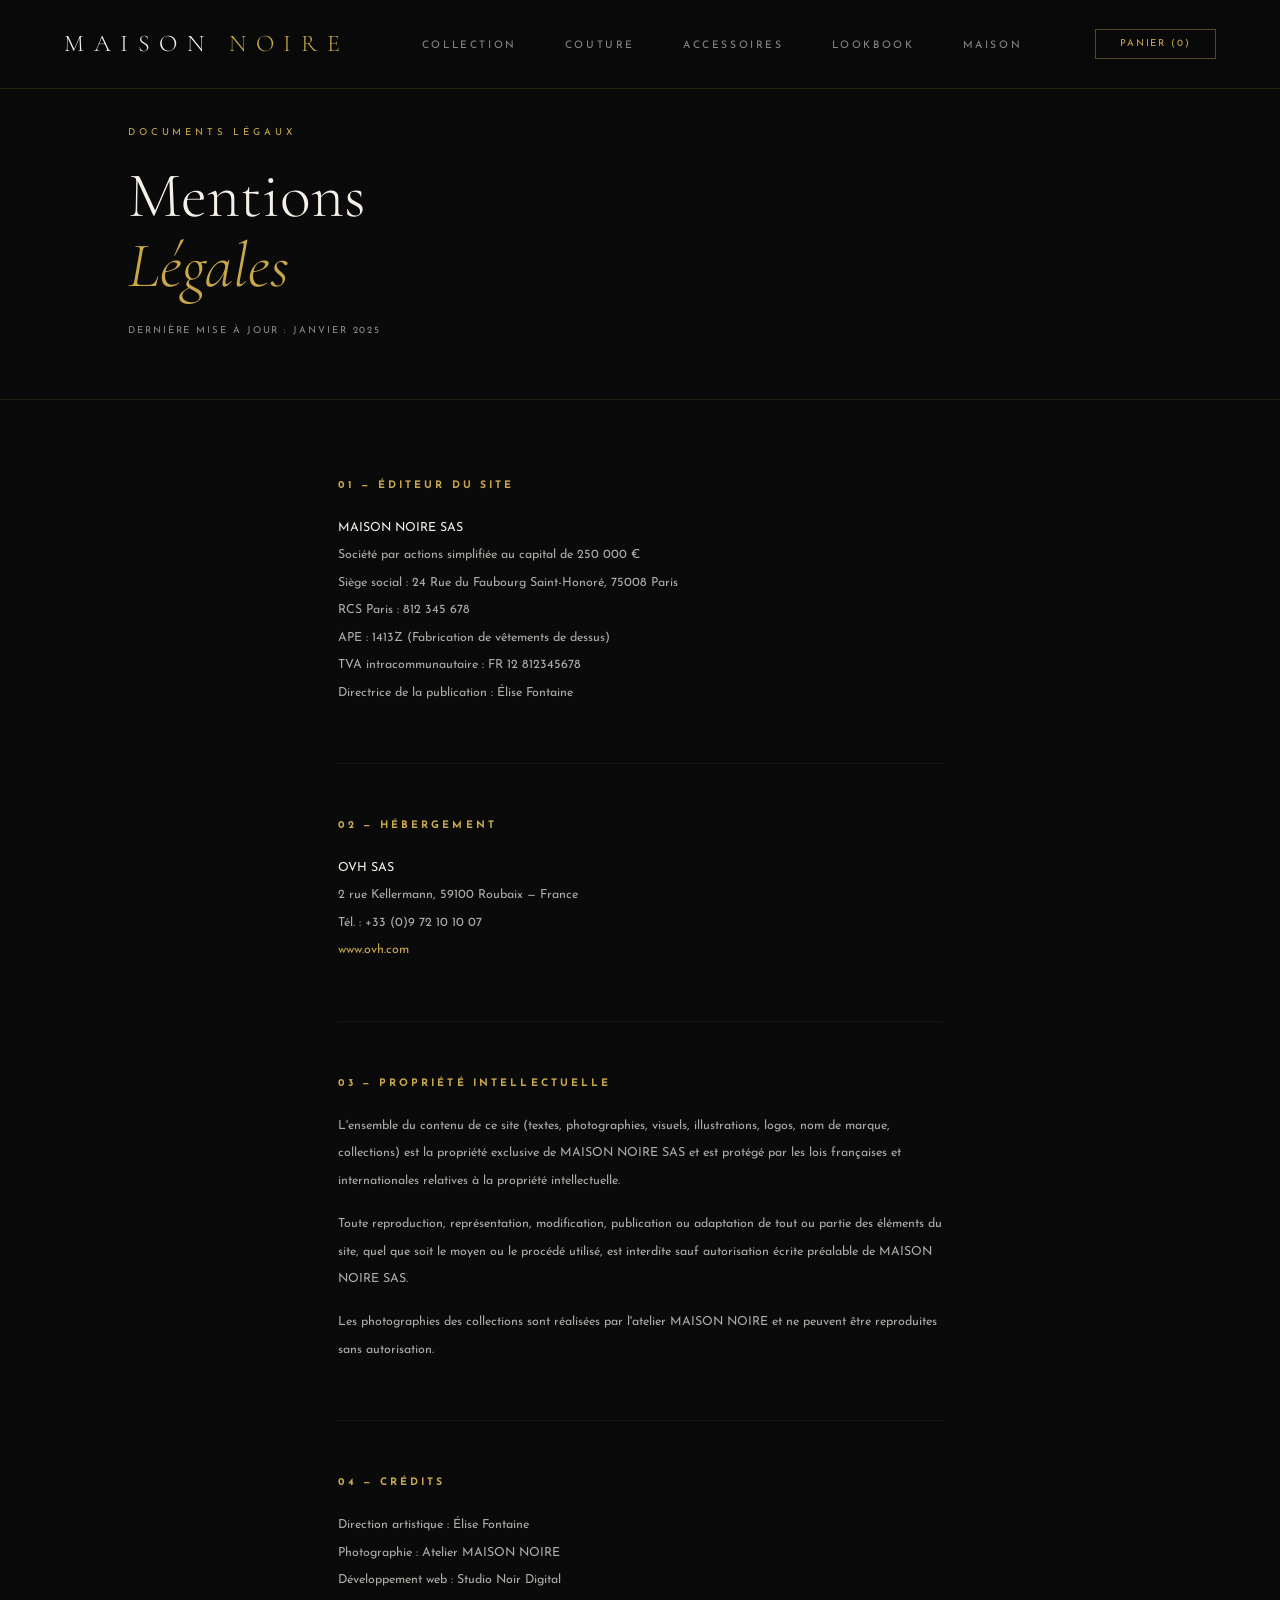
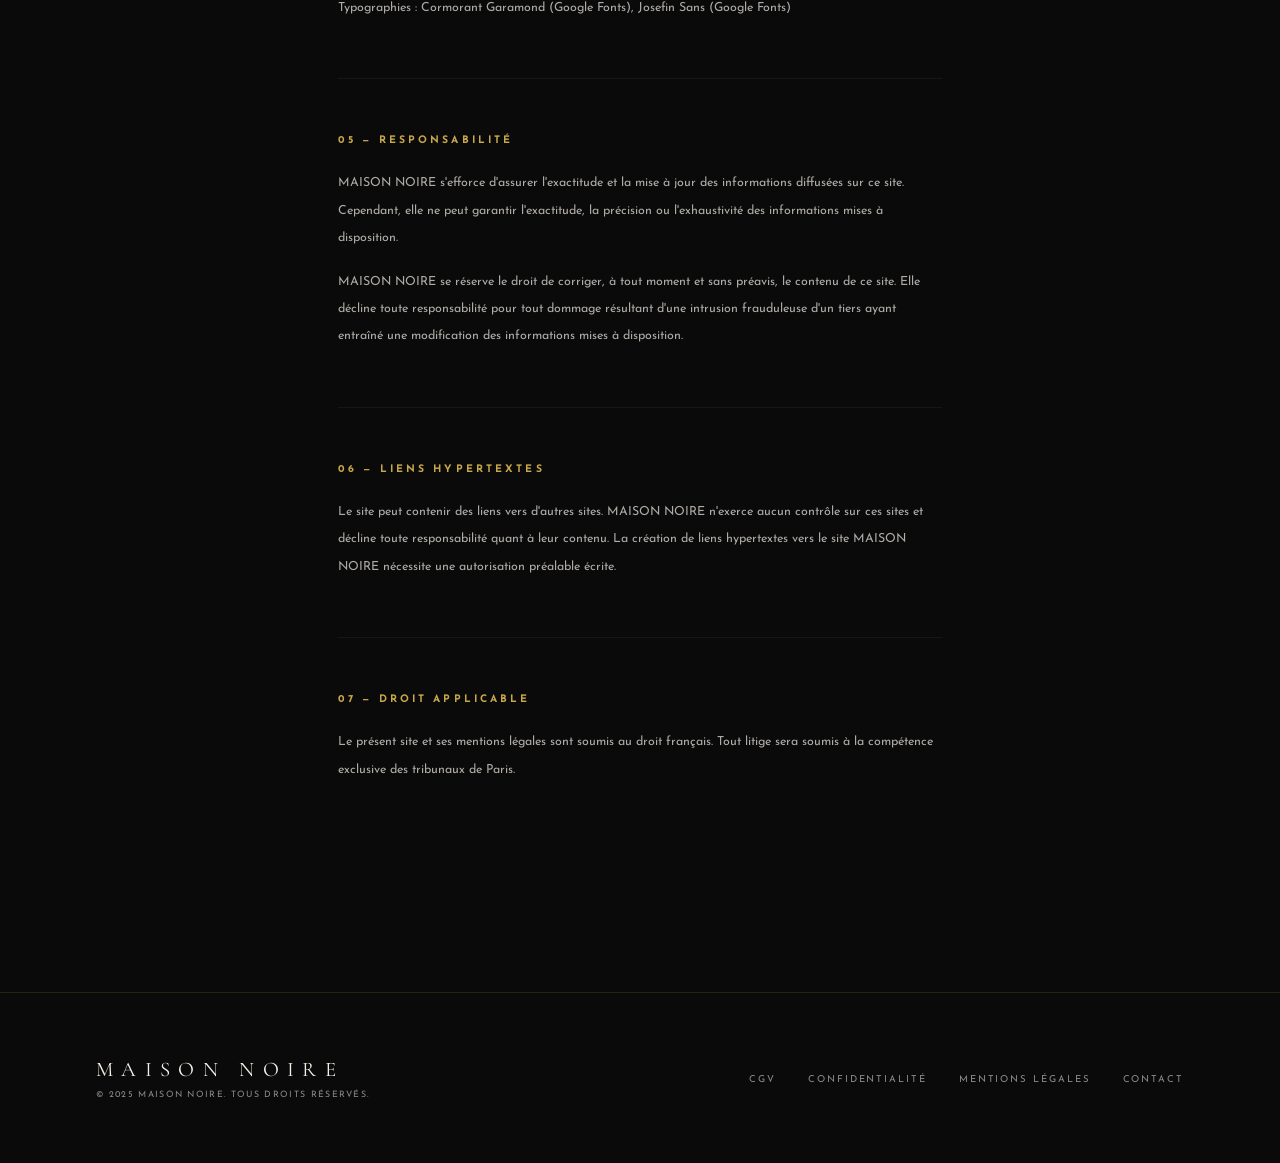
<file: Mentions-Legales/index.html>
<!DOCTYPE html>
<html lang="fr">
<head>
  <meta charset="UTF-8">
  <meta name="viewport" content="width=device-width, initial-scale=1.0">
  <title>Mentions Légales — MAISON NOIRE</title>
  <link rel="stylesheet" href="/Mentions-Legales/style.css">
</head>
<body>

  <div class="loader"><div class="loader-text">MAISON NOIRE</div></div>

  <nav>
    <a href="/Homepage/index.html" class="logo">MAISON <span>NOIRE</span></a>
    <ul class="nav-links">
      <li><a href="/Collection/index.html">Collection</a></li>
      <li><a href="/Couture/index.html">Couture</a></li>
      <li><a href="/Accessoires/index.html">Accessoires</a></li>
      <li><a href="/Lookbook/index.html">Lookbook</a></li>
      <li><a href="/Maison/index.html">Maison</a></li>
    </ul>
    <div class="nav-right"><button class="cart-btn">Panier (0)</button></div>
  </nav>

  <div class="legal-hero">
    <p class="legal-label">Documents légaux</p>
    <h1 class="legal-title">Mentions<br><em>Légales</em></h1>
    <p class="legal-date">Dernière mise à jour : janvier 2025</p>
  </div>

  <main class="legal-content">

    <div class="legal-section">
      <h2>01 — Éditeur du site</h2>
      <p><strong>MAISON NOIRE SAS</strong><br>
      Société par actions simplifiée au capital de 250 000 €<br>
      Siège social : 24 Rue du Faubourg Saint-Honoré, 75008 Paris<br>
      RCS Paris : 812 345 678<br>
      APE : 1413Z (Fabrication de vêtements de dessus)<br>
      TVA intracommunautaire : FR 12 812345678<br>
      Directrice de la publication : Élise Fontaine</p>
    </div>

    <div class="legal-section">
      <h2>02 — Hébergement</h2>
      <p><strong>OVH SAS</strong><br>
      2 rue Kellermann, 59100 Roubaix — France<br>
      Tél. : +33 (0)9 72 10 10 07<br>
      <span class="or">www.ovh.com</span></p>
    </div>

    <div class="legal-section">
      <h2>03 — Propriété intellectuelle</h2>
      <p>L'ensemble du contenu de ce site (textes, photographies, visuels, illustrations, logos, nom de marque, collections) est la propriété exclusive de MAISON NOIRE SAS et est protégé par les lois françaises et internationales relatives à la propriété intellectuelle.</p>
      <p>Toute reproduction, représentation, modification, publication ou adaptation de tout ou partie des éléments du site, quel que soit le moyen ou le procédé utilisé, est interdite sauf autorisation écrite préalable de MAISON NOIRE SAS.</p>
      <p>Les photographies des collections sont réalisées par l'atelier MAISON NOIRE et ne peuvent être reproduites sans autorisation.</p>
    </div>

    <div class="legal-section">
      <h2>04 — Crédits</h2>
      <p>Direction artistique : Élise Fontaine<br>
      Photographie : Atelier MAISON NOIRE<br>
      Développement web : Studio Noir Digital<br>
      Typographies : Cormorant Garamond (Google Fonts), Josefin Sans (Google Fonts)</p>
    </div>

    <div class="legal-section">
      <h2>05 — Responsabilité</h2>
      <p>MAISON NOIRE s'efforce d'assurer l'exactitude et la mise à jour des informations diffusées sur ce site. Cependant, elle ne peut garantir l'exactitude, la précision ou l'exhaustivité des informations mises à disposition.</p>
      <p>MAISON NOIRE se réserve le droit de corriger, à tout moment et sans préavis, le contenu de ce site. Elle décline toute responsabilité pour tout dommage résultant d'une intrusion frauduleuse d'un tiers ayant entraîné une modification des informations mises à disposition.</p>
    </div>

    <div class="legal-section">
      <h2>06 — Liens hypertextes</h2>
      <p>Le site peut contenir des liens vers d'autres sites. MAISON NOIRE n'exerce aucun contrôle sur ces sites et décline toute responsabilité quant à leur contenu. La création de liens hypertextes vers le site MAISON NOIRE nécessite une autorisation préalable écrite.</p>
    </div>

    <div class="legal-section">
      <h2>07 — Droit applicable</h2>
      <p>Le présent site et ses mentions légales sont soumis au droit français. Tout litige sera soumis à la compétence exclusive des tribunaux de Paris.</p>
    </div>

  </main>

  <footer>
    <div>
      <div class="footer-logo">MAISON NOIRE</div>
      <div class="footer-copy">© 2025 Maison Noire. Tous droits réservés.</div>
    </div>
    <ul class="footer-links">
      <li><a href="/CGV/index.html">CGV</a></li>
      <li><a href="/Confidentialite/index.html">Confidentialité</a></li>
      <li><a href="/Mentions-Legales/index.html">Mentions Légales</a></li>
      <li><a href="/Contact/index.html">Contact</a></li>
    </ul>
  </footer>

  <script src="/shared.js"></script>
</body>
</html>
</file>
<file: Accessoires/style.css>
/* ============================================================
   Accessoires — style.css
   ============================================================ */
@import url('/shared.css');

/* ── Catégories ── */
.categories-row {
  display: grid; grid-template-columns: repeat(5,1fr); gap: 1rem; margin-bottom: 4rem;
}
.cat-card {
  border: 1px solid rgba(201,168,76,0.12); padding: 2rem 1rem;
  text-align: center; cursor: pointer; transition: all 0.3s;
}
.cat-card:hover, .cat-card.active {
  border-color: var(--or); background: rgba(201,168,76,0.04);
}
.cat-icon {
  width: 44px; height: 44px;
  margin: 0 auto 1rem;
  opacity: 0.25;
  color: var(--or);
  transition: opacity 0.3s, transform 0.3s;
}
.cat-icon svg {
  width: 100%; height: 100%;
  stroke: var(--or);
}
.cat-card:hover .cat-icon,
.cat-card.active .cat-icon { opacity: 1; transform: scale(1.08); }
.cat-name {
  font-size: 0.62rem; letter-spacing: 0.22em;
  text-transform: uppercase; color: var(--gris);
  transition: color 0.3s;
}
.cat-card:hover .cat-name, .cat-card.active .cat-name { color: var(--or); }

/* ── Grille accessoires ── */
.acc-grid { display: grid; grid-template-columns: repeat(3,1fr); gap: 2rem; }

.acc-card {
  cursor: pointer; transition: transform 0.4s ease;
  display: flex; flex-direction: column;
}
.acc-card:hover { transform: translateY(-6px); }

.acc-img-wrap {
  position: relative; overflow: hidden;
  background: #0d0c0a; aspect-ratio: 1/1;
}
.acc-img-wrap img {
  width: 100%; height: 100%;
  object-fit: cover; object-position: center;
  display: block; transition: transform 0.6s ease;
}
.acc-card:hover .acc-img-wrap img { transform: scale(1.05); }

.acc-overlay {
  position: absolute; inset: 0;
  background: linear-gradient(to top, rgba(0,0,0,0.75) 0%, transparent 55%);
  opacity: 0; transition: opacity 0.4s;
  display: flex; align-items: flex-end; padding: 1.5rem;
}
.acc-card:hover .acc-overlay { opacity: 1; }
.acc-overlay .add-to-cart {
  background: var(--or); color: var(--noir);
  border: none; width: 100%; padding: 0.8rem;
  font-family: 'Josefin Sans', sans-serif;
  font-size: 0.6rem; letter-spacing: 0.25em;
  text-transform: uppercase; cursor: pointer;
  transform: translateY(10px); transition: transform 0.4s 0.1s;
}
.acc-card:hover .add-to-cart { transform: translateY(0); }

.acc-info { padding: 1rem 0 0.5rem; }
.acc-name {
  font-family: 'Cormorant Garamond', serif;
  font-size: 1.1rem; font-weight: 300; margin-bottom: 0.3rem; color: var(--creme);
}
.acc-price { font-size: 0.65rem; letter-spacing: 0.15em; color: var(--or); }

.acc-count {
  font-size: 0.6rem; letter-spacing: 0.2em;
  text-transform: uppercase; color: var(--gris);
}

@media (max-width: 900px) {
  .categories-row { grid-template-columns: repeat(3, 1fr); }
  .acc-grid { grid-template-columns: 1fr 1fr; }
}
</file>
<file: CGV/style.css>
/* ============================================================
   Pages Légales & Contact — style.css
   ============================================================ */
@import url('/shared.css');

/* ── Hero légal ── */
.legal-hero, .contact-hero {
  min-height: 40vh;
  display: flex; flex-direction: column;
  justify-content: flex-end;
  padding: 8rem 8rem 4rem;
  border-bottom: 1px solid rgba(201,168,76,0.12);
  position: relative; overflow: hidden;
}
.legal-label {
  font-size: 0.6rem; letter-spacing: 0.4em;
  text-transform: uppercase; color: var(--or);
  margin-bottom: 1.5rem;
}
.legal-title {
  font-family: 'Cormorant Garamond', serif;
  font-size: clamp(2.5rem, 5vw, 5rem);
  font-weight: 300; line-height: 1.1;
  margin-bottom: 1.5rem;
}
.legal-title em { color: var(--or); font-style: italic; }
.legal-date {
  font-size: 0.6rem; letter-spacing: 0.2em;
  text-transform: uppercase; color: var(--gris);
}
.contact-hero-sub {
  font-size: 0.7rem; letter-spacing: 0.1em;
  color: var(--gris); line-height: 2; max-width: 40ch;
}

/* ── Contenu légal ── */
.legal-content {
  max-width: 860px; margin: 0 auto;
  padding: 5rem 8rem 6rem;
}
.legal-intro {
  font-family: 'Cormorant Garamond', serif;
  font-size: 1.2rem; font-weight: 300;
  line-height: 1.8; color: var(--creme);
  border-left: 1px solid var(--or);
  padding-left: 2rem; margin-bottom: 4rem;
}
.legal-section {
  margin-bottom: 3.5rem;
  padding-bottom: 3.5rem;
  border-bottom: 1px solid rgba(201,168,76,0.08);
}
.legal-section:last-child { border-bottom: none; }
.legal-section h2 {
  font-family: 'Josefin Sans', sans-serif;
  font-size: 0.65rem; letter-spacing: 0.3em;
  text-transform: uppercase; color: var(--or);
  margin-bottom: 1.5rem;
}
.legal-section p {
  font-size: 0.78rem; line-height: 2.2;
  color: rgba(245,240,232,0.7);
  margin-bottom: 1rem;
}
.legal-section p:last-child { margin-bottom: 0; }
.legal-section ul {
  list-style: none; margin: 1rem 0 1rem 1rem;
}
.legal-section ul li {
  font-size: 0.75rem; line-height: 2;
  color: rgba(245,240,232,0.65);
  padding-left: 1.2rem; position: relative;
}
.legal-section ul li::before {
  content: '–'; position: absolute; left: 0;
  color: var(--or); opacity: 0.5;
}
.legal-section strong { color: var(--creme); font-weight: 400; }
.or { color: var(--or); }

/* ── Layout Contact ── */
.contact-layout {
  display: grid; grid-template-columns: 1fr 1.4fr;
  gap: 6rem; padding: 5rem 8rem 6rem;
  max-width: 1200px; margin: 0 auto;
}

/* Blocs info */
.contact-info { display: flex; flex-direction: column; gap: 2.5rem; }
.contact-block {
  display: flex; gap: 1.5rem; align-items: flex-start;
  padding-bottom: 2.5rem;
  border-bottom: 1px solid rgba(201,168,76,0.08);
}
.contact-block:last-child { border-bottom: none; }
.contact-block-icon {
  width: 42px; height: 42px; flex-shrink: 0;
  border: 1px solid rgba(201,168,76,0.2);
  display: flex; align-items: center; justify-content: center;
  color: var(--or);
}
.contact-block-title {
  font-size: 0.6rem; letter-spacing: 0.25em;
  text-transform: uppercase; color: var(--or);
  margin-bottom: 0.6rem;
}
.contact-block-text {
  font-size: 0.8rem; line-height: 1.9;
  color: var(--creme); margin-bottom: 0.4rem;
}
.contact-block-text.or { color: var(--or); }
.contact-block-sub {
  font-size: 0.62rem; letter-spacing: 0.1em;
  color: var(--gris);
}

/* Formulaire */
.contact-form-label {
  font-size: 0.6rem; letter-spacing: 0.3em;
  text-transform: uppercase; color: var(--or);
  margin-bottom: 2rem;
}
.contact-form { display: flex; flex-direction: column; gap: 1.5rem; }
.form-row { display: grid; grid-template-columns: 1fr 1fr; gap: 1.5rem; }
.form-field { display: flex; flex-direction: column; gap: 0.6rem; }
.form-field label {
  font-size: 0.58rem; letter-spacing: 0.22em;
  text-transform: uppercase; color: var(--gris);
}
.form-field input,
.form-field select,
.form-field textarea {
  background: rgba(255,255,255,0.03);
  border: 1px solid rgba(201,168,76,0.15);
  color: var(--creme); padding: 1rem 1.2rem;
  font-family: 'Josefin Sans', sans-serif;
  font-size: 0.72rem; letter-spacing: 0.08em;
  outline: none; transition: border-color 0.3s;
  resize: none;
}
.form-field input::placeholder,
.form-field textarea::placeholder { color: rgba(138,138,138,0.5); }
.form-field input:focus,
.form-field select:focus,
.form-field textarea:focus { border-color: rgba(201,168,76,0.5); }
.form-field select { appearance: none; cursor: pointer; }
.form-field select option { background: #111; color: var(--creme); }

.contact-submit {
  background: var(--or); color: var(--noir);
  border: none; padding: 1.1rem 2.5rem;
  font-family: 'Josefin Sans', sans-serif;
  font-size: 0.62rem; letter-spacing: 0.28em;
  text-transform: uppercase; cursor: pointer;
  align-self: flex-start; transition: background 0.3s;
  margin-top: 0.5rem;
}
.contact-submit:hover { background: var(--creme); }

/* Succès */
.contact-success {
  display: none; flex-direction: column;
  align-items: flex-start; gap: 1.2rem;
  padding: 3rem; border: 1px solid rgba(201,168,76,0.15);
  animation: fadeUp 0.6s ease;
}
.contact-success-icon { font-size: 1.5rem; color: var(--or); opacity: 0.6; }
.contact-success-title {
  font-family: 'Cormorant Garamond', serif;
  font-size: 2rem; font-weight: 300; color: var(--creme);
}
.contact-success-text {
  font-size: 0.72rem; line-height: 2;
  color: var(--gris); max-width: 38ch;
}
.contact-success-sig {
  font-size: 0.58rem; letter-spacing: 0.3em;
  text-transform: uppercase; color: var(--or);
  margin-top: 0.5rem;
}

@media (max-width: 1100px) {
  .legal-content { padding: 4rem; }
  .contact-layout { grid-template-columns: 1fr; padding: 4rem; gap: 4rem; }
  .legal-hero, .contact-hero { padding: 8rem 4rem 3rem; }
}
@media (max-width: 600px) {
  .legal-content, .contact-layout { padding: 3rem 2rem; }
  .legal-hero, .contact-hero { padding: 7rem 2rem 2.5rem; }
  .form-row { grid-template-columns: 1fr; }
}
</file>
<file: Collection/style.css>
/* ============================================================
   Collection — style.css
   ============================================================ */
@import url('/shared.css');

/* ── Filter Bar ── */
.filter-bar {
  display: flex;
  align-items: stretch;
  padding: 0 8rem;
  border-bottom: 1px solid rgba(201,168,76,0.15);
  overflow-x: auto;
  scrollbar-width: none;
  position: sticky;
  top: 72px; /* hauteur nav scrolled */
  z-index: 90;
  background: rgba(10,10,10,0.95);
  backdrop-filter: blur(20px);
}
.filter-bar::-webkit-scrollbar { display: none; }

.filter-btn {
  flex-shrink: 0;
  padding: 1.4rem 2rem;
  font-family: 'Josefin Sans', sans-serif;
  font-size: 0.62rem;
  letter-spacing: 0.22em;
  text-transform: uppercase;
  color: var(--gris);
  background: none;
  border: none;
  border-bottom: 2px solid transparent;
  cursor: pointer;
  transition: color 0.3s, border-color 0.3s;
  margin-bottom: -1px; /* overlap la border-bottom du parent */
}
.filter-btn:hover { color: var(--creme); }
.filter-btn.active {
  color: var(--or);
  border-bottom-color: var(--or);
}

.collection-count {
  margin-left: auto;
  flex-shrink: 0;
  display: flex;
  align-items: center;
  font-size: 0.58rem;
  letter-spacing: 0.2em;
  text-transform: uppercase;
  color: var(--gris);
  padding-right: 0.5rem;
}

@media (max-width: 1100px) {
  .filter-bar { padding: 0 4rem; }
}
@media (max-width: 900px) {
  .filter-bar { padding: 0 2rem; top: 60px; }
}
</file>
<file: Confidentialite/style.css>
/* ============================================================
   Pages Légales & Contact — style.css
   ============================================================ */
@import url('/shared.css');

/* ── Hero légal ── */
.legal-hero, .contact-hero {
  min-height: 40vh;
  display: flex; flex-direction: column;
  justify-content: flex-end;
  padding: 8rem 8rem 4rem;
  border-bottom: 1px solid rgba(201,168,76,0.12);
  position: relative; overflow: hidden;
}
.legal-label {
  font-size: 0.6rem; letter-spacing: 0.4em;
  text-transform: uppercase; color: var(--or);
  margin-bottom: 1.5rem;
}
.legal-title {
  font-family: 'Cormorant Garamond', serif;
  font-size: clamp(2.5rem, 5vw, 5rem);
  font-weight: 300; line-height: 1.1;
  margin-bottom: 1.5rem;
}
.legal-title em { color: var(--or); font-style: italic; }
.legal-date {
  font-size: 0.6rem; letter-spacing: 0.2em;
  text-transform: uppercase; color: var(--gris);
}
.contact-hero-sub {
  font-size: 0.7rem; letter-spacing: 0.1em;
  color: var(--gris); line-height: 2; max-width: 40ch;
}

/* ── Contenu légal ── */
.legal-content {
  max-width: 860px; margin: 0 auto;
  padding: 5rem 8rem 6rem;
}
.legal-intro {
  font-family: 'Cormorant Garamond', serif;
  font-size: 1.2rem; font-weight: 300;
  line-height: 1.8; color: var(--creme);
  border-left: 1px solid var(--or);
  padding-left: 2rem; margin-bottom: 4rem;
}
.legal-section {
  margin-bottom: 3.5rem;
  padding-bottom: 3.5rem;
  border-bottom: 1px solid rgba(201,168,76,0.08);
}
.legal-section:last-child { border-bottom: none; }
.legal-section h2 {
  font-family: 'Josefin Sans', sans-serif;
  font-size: 0.65rem; letter-spacing: 0.3em;
  text-transform: uppercase; color: var(--or);
  margin-bottom: 1.5rem;
}
.legal-section p {
  font-size: 0.78rem; line-height: 2.2;
  color: rgba(245,240,232,0.7);
  margin-bottom: 1rem;
}
.legal-section p:last-child { margin-bottom: 0; }
.legal-section ul {
  list-style: none; margin: 1rem 0 1rem 1rem;
}
.legal-section ul li {
  font-size: 0.75rem; line-height: 2;
  color: rgba(245,240,232,0.65);
  padding-left: 1.2rem; position: relative;
}
.legal-section ul li::before {
  content: '–'; position: absolute; left: 0;
  color: var(--or); opacity: 0.5;
}
.legal-section strong { color: var(--creme); font-weight: 400; }
.or { color: var(--or); }

/* ── Layout Contact ── */
.contact-layout {
  display: grid; grid-template-columns: 1fr 1.4fr;
  gap: 6rem; padding: 5rem 8rem 6rem;
  max-width: 1200px; margin: 0 auto;
}

/* Blocs info */
.contact-info { display: flex; flex-direction: column; gap: 2.5rem; }
.contact-block {
  display: flex; gap: 1.5rem; align-items: flex-start;
  padding-bottom: 2.5rem;
  border-bottom: 1px solid rgba(201,168,76,0.08);
}
.contact-block:last-child { border-bottom: none; }
.contact-block-icon {
  width: 42px; height: 42px; flex-shrink: 0;
  border: 1px solid rgba(201,168,76,0.2);
  display: flex; align-items: center; justify-content: center;
  color: var(--or);
}
.contact-block-title {
  font-size: 0.6rem; letter-spacing: 0.25em;
  text-transform: uppercase; color: var(--or);
  margin-bottom: 0.6rem;
}
.contact-block-text {
  font-size: 0.8rem; line-height: 1.9;
  color: var(--creme); margin-bottom: 0.4rem;
}
.contact-block-text.or { color: var(--or); }
.contact-block-sub {
  font-size: 0.62rem; letter-spacing: 0.1em;
  color: var(--gris);
}

/* Formulaire */
.contact-form-label {
  font-size: 0.6rem; letter-spacing: 0.3em;
  text-transform: uppercase; color: var(--or);
  margin-bottom: 2rem;
}
.contact-form { display: flex; flex-direction: column; gap: 1.5rem; }
.form-row { display: grid; grid-template-columns: 1fr 1fr; gap: 1.5rem; }
.form-field { display: flex; flex-direction: column; gap: 0.6rem; }
.form-field label {
  font-size: 0.58rem; letter-spacing: 0.22em;
  text-transform: uppercase; color: var(--gris);
}
.form-field input,
.form-field select,
.form-field textarea {
  background: rgba(255,255,255,0.03);
  border: 1px solid rgba(201,168,76,0.15);
  color: var(--creme); padding: 1rem 1.2rem;
  font-family: 'Josefin Sans', sans-serif;
  font-size: 0.72rem; letter-spacing: 0.08em;
  outline: none; transition: border-color 0.3s;
  resize: none;
}
.form-field input::placeholder,
.form-field textarea::placeholder { color: rgba(138,138,138,0.5); }
.form-field input:focus,
.form-field select:focus,
.form-field textarea:focus { border-color: rgba(201,168,76,0.5); }
.form-field select { appearance: none; cursor: pointer; }
.form-field select option { background: #111; color: var(--creme); }

.contact-submit {
  background: var(--or); color: var(--noir);
  border: none; padding: 1.1rem 2.5rem;
  font-family: 'Josefin Sans', sans-serif;
  font-size: 0.62rem; letter-spacing: 0.28em;
  text-transform: uppercase; cursor: pointer;
  align-self: flex-start; transition: background 0.3s;
  margin-top: 0.5rem;
}
.contact-submit:hover { background: var(--creme); }

/* Succès */
.contact-success {
  display: none; flex-direction: column;
  align-items: flex-start; gap: 1.2rem;
  padding: 3rem; border: 1px solid rgba(201,168,76,0.15);
  animation: fadeUp 0.6s ease;
}
.contact-success-icon { font-size: 1.5rem; color: var(--or); opacity: 0.6; }
.contact-success-title {
  font-family: 'Cormorant Garamond', serif;
  font-size: 2rem; font-weight: 300; color: var(--creme);
}
.contact-success-text {
  font-size: 0.72rem; line-height: 2;
  color: var(--gris); max-width: 38ch;
}
.contact-success-sig {
  font-size: 0.58rem; letter-spacing: 0.3em;
  text-transform: uppercase; color: var(--or);
  margin-top: 0.5rem;
}

@media (max-width: 1100px) {
  .legal-content { padding: 4rem; }
  .contact-layout { grid-template-columns: 1fr; padding: 4rem; gap: 4rem; }
  .legal-hero, .contact-hero { padding: 8rem 4rem 3rem; }
}
@media (max-width: 600px) {
  .legal-content, .contact-layout { padding: 3rem 2rem; }
  .legal-hero, .contact-hero { padding: 7rem 2rem 2.5rem; }
  .form-row { grid-template-columns: 1fr; }
}
</file>
<file: Contact/style.css>
/* ============================================================
   Pages Légales & Contact — style.css
   ============================================================ */
@import url('/shared.css');

/* ── Hero légal ── */
.legal-hero, .contact-hero {
  min-height: 40vh;
  display: flex; flex-direction: column;
  justify-content: flex-end;
  padding: 8rem 8rem 4rem;
  border-bottom: 1px solid rgba(201,168,76,0.12);
  position: relative; overflow: hidden;
}
.legal-label {
  font-size: 0.6rem; letter-spacing: 0.4em;
  text-transform: uppercase; color: var(--or);
  margin-bottom: 1.5rem;
}
.legal-title {
  font-family: 'Cormorant Garamond', serif;
  font-size: clamp(2.5rem, 5vw, 5rem);
  font-weight: 300; line-height: 1.1;
  margin-bottom: 1.5rem;
}
.legal-title em { color: var(--or); font-style: italic; }
.legal-date {
  font-size: 0.6rem; letter-spacing: 0.2em;
  text-transform: uppercase; color: var(--gris);
}
.contact-hero-sub {
  font-size: 0.7rem; letter-spacing: 0.1em;
  color: var(--gris); line-height: 2; max-width: 40ch;
}

/* ── Contenu légal ── */
.legal-content {
  max-width: 860px; margin: 0 auto;
  padding: 5rem 8rem 6rem;
}
.legal-intro {
  font-family: 'Cormorant Garamond', serif;
  font-size: 1.2rem; font-weight: 300;
  line-height: 1.8; color: var(--creme);
  border-left: 1px solid var(--or);
  padding-left: 2rem; margin-bottom: 4rem;
}
.legal-section {
  margin-bottom: 3.5rem;
  padding-bottom: 3.5rem;
  border-bottom: 1px solid rgba(201,168,76,0.08);
}
.legal-section:last-child { border-bottom: none; }
.legal-section h2 {
  font-family: 'Josefin Sans', sans-serif;
  font-size: 0.65rem; letter-spacing: 0.3em;
  text-transform: uppercase; color: var(--or);
  margin-bottom: 1.5rem;
}
.legal-section p {
  font-size: 0.78rem; line-height: 2.2;
  color: rgba(245,240,232,0.7);
  margin-bottom: 1rem;
}
.legal-section p:last-child { margin-bottom: 0; }
.legal-section ul {
  list-style: none; margin: 1rem 0 1rem 1rem;
}
.legal-section ul li {
  font-size: 0.75rem; line-height: 2;
  color: rgba(245,240,232,0.65);
  padding-left: 1.2rem; position: relative;
}
.legal-section ul li::before {
  content: '–'; position: absolute; left: 0;
  color: var(--or); opacity: 0.5;
}
.legal-section strong { color: var(--creme); font-weight: 400; }
.or { color: var(--or); }

/* ── Layout Contact ── */
.contact-layout {
  display: grid; grid-template-columns: 1fr 1.4fr;
  gap: 6rem; padding: 5rem 8rem 6rem;
  max-width: 1200px; margin: 0 auto;
}

/* Blocs info */
.contact-info { display: flex; flex-direction: column; gap: 2.5rem; }
.contact-block {
  display: flex; gap: 1.5rem; align-items: flex-start;
  padding-bottom: 2.5rem;
  border-bottom: 1px solid rgba(201,168,76,0.08);
}
.contact-block:last-child { border-bottom: none; }
.contact-block-icon {
  width: 42px; height: 42px; flex-shrink: 0;
  border: 1px solid rgba(201,168,76,0.2);
  display: flex; align-items: center; justify-content: center;
  color: var(--or);
}
.contact-block-title {
  font-size: 0.6rem; letter-spacing: 0.25em;
  text-transform: uppercase; color: var(--or);
  margin-bottom: 0.6rem;
}
.contact-block-text {
  font-size: 0.8rem; line-height: 1.9;
  color: var(--creme); margin-bottom: 0.4rem;
}
.contact-block-text.or { color: var(--or); }
.contact-block-sub {
  font-size: 0.62rem; letter-spacing: 0.1em;
  color: var(--gris);
}

/* Formulaire */
.contact-form-label {
  font-size: 0.6rem; letter-spacing: 0.3em;
  text-transform: uppercase; color: var(--or);
  margin-bottom: 2rem;
}
.contact-form { display: flex; flex-direction: column; gap: 1.5rem; }
.form-row { display: grid; grid-template-columns: 1fr 1fr; gap: 1.5rem; }
.form-field { display: flex; flex-direction: column; gap: 0.6rem; }
.form-field label {
  font-size: 0.58rem; letter-spacing: 0.22em;
  text-transform: uppercase; color: var(--gris);
}
.form-field input,
.form-field select,
.form-field textarea {
  background: rgba(255,255,255,0.03);
  border: 1px solid rgba(201,168,76,0.15);
  color: var(--creme); padding: 1rem 1.2rem;
  font-family: 'Josefin Sans', sans-serif;
  font-size: 0.72rem; letter-spacing: 0.08em;
  outline: none; transition: border-color 0.3s;
  resize: none;
}
.form-field input::placeholder,
.form-field textarea::placeholder { color: rgba(138,138,138,0.5); }
.form-field input:focus,
.form-field select:focus,
.form-field textarea:focus { border-color: rgba(201,168,76,0.5); }
.form-field select { appearance: none; cursor: pointer; }
.form-field select option { background: #111; color: var(--creme); }

.contact-submit {
  background: var(--or); color: var(--noir);
  border: none; padding: 1.1rem 2.5rem;
  font-family: 'Josefin Sans', sans-serif;
  font-size: 0.62rem; letter-spacing: 0.28em;
  text-transform: uppercase; cursor: pointer;
  align-self: flex-start; transition: background 0.3s;
  margin-top: 0.5rem;
}
.contact-submit:hover { background: var(--creme); }

/* Succès */
.contact-success {
  display: none; flex-direction: column;
  align-items: flex-start; gap: 1.2rem;
  padding: 3rem; border: 1px solid rgba(201,168,76,0.15);
  animation: fadeUp 0.6s ease;
}
.contact-success-icon { font-size: 1.5rem; color: var(--or); opacity: 0.6; }
.contact-success-title {
  font-family: 'Cormorant Garamond', serif;
  font-size: 2rem; font-weight: 300; color: var(--creme);
}
.contact-success-text {
  font-size: 0.72rem; line-height: 2;
  color: var(--gris); max-width: 38ch;
}
.contact-success-sig {
  font-size: 0.58rem; letter-spacing: 0.3em;
  text-transform: uppercase; color: var(--or);
  margin-top: 0.5rem;
}

@media (max-width: 1100px) {
  .legal-content { padding: 4rem; }
  .contact-layout { grid-template-columns: 1fr; padding: 4rem; gap: 4rem; }
  .legal-hero, .contact-hero { padding: 8rem 4rem 3rem; }
}
@media (max-width: 600px) {
  .legal-content, .contact-layout { padding: 3rem 2rem; }
  .legal-hero, .contact-hero { padding: 7rem 2rem 2.5rem; }
  .form-row { grid-template-columns: 1fr; }
}
</file>
<file: Couture/style.css>
/* ============================================================
   Couture — style.css
   ============================================================ */
@import url('/shared.css');

.process-steps {
  display: grid; grid-template-columns: repeat(4,1fr);
  border: 1px solid rgba(201,168,76,0.1); margin: 4rem 0;
}
.step {
  padding: 3rem 2rem;
  border-right: 1px solid rgba(201,168,76,0.1);
  transition: background 0.3s;
}
.step:last-child { border-right: none; }
.step:hover { background: rgba(201,168,76,0.03); }
.step-num {
  font-family: 'Cormorant Garamond', serif;
  font-size: 3.5rem; font-weight: 300;
  color: rgba(201,168,76,0.15); line-height: 1; margin-bottom: 1.5rem;
}
.step-title {
  font-family: 'Cormorant Garamond', serif;
  font-size: 1.3rem; font-weight: 300;
  color: var(--creme); margin-bottom: 1rem;
}
.step-text { font-size: 0.7rem; line-height: 2; color: var(--gris); }

.quote-section {
  padding: 8rem; background: linear-gradient(135deg, #0d0c0a, #141210);
  text-align: center; position: relative;
}
.quote-section::before {
  content: '"'; position: absolute; top: 2rem; left: 50%; transform: translateX(-50%);
  font-family: 'Cormorant Garamond', serif; font-size: 12rem; font-weight: 300;
  color: rgba(201,168,76,0.04); line-height: 1;
}
blockquote {
  font-family: 'Cormorant Garamond', serif;
  font-size: clamp(1.5rem, 3vw, 2.8rem);
  font-weight: 300; font-style: italic; line-height: 1.5;
  color: var(--creme); max-width: 70ch; margin: 0 auto 2rem;
  position: relative; z-index: 1;
}
blockquote em { color: var(--or); }
.quote-author {
  font-size: 0.65rem; letter-spacing: 0.3em;
  text-transform: uppercase; color: var(--gris);
}

@media (max-width: 900px) {
  .process-steps { grid-template-columns: 1fr 1fr; }
  .step { border-bottom: 1px solid rgba(201,168,76,0.1); }
  .quote-section { padding: 5rem 2rem; }
}
</file>
<file: Homepage/style.css>
/* ============================================================
   Homepage — style.css  (complète /shared.css)
   ============================================================ */
@import url('/shared.css');

.hero {
  height: 100vh;
  display: grid; grid-template-columns: 1fr 1fr;
  overflow: hidden;
}
.hero-left {
  display: flex; flex-direction: column;
  justify-content: center; padding: 8rem 4rem 4rem 8rem;
  position: relative;
}
.hero-line {
  position: absolute; left: 0; top: 50%;
  width: 4rem; height: 1px; background: var(--or);
}
.hero-label {
  font-size: 0.6rem; letter-spacing: 0.4em;
  text-transform: uppercase; color: var(--or);
  margin-bottom: 2rem; animation: fadeUp 0.8s ease 1.6s both;
}
.hero-title {
  font-family: 'Cormorant Garamond', serif;
  font-size: clamp(3.5rem, 6vw, 7rem);
  font-weight: 300; line-height: 1.05;
  margin-bottom: 2rem; animation: fadeUp 0.8s ease 1.8s both;
}
.hero-title em { font-style: italic; color: var(--or); }
.hero-desc {
  font-size: 0.7rem; letter-spacing: 0.1em; line-height: 2;
  color: var(--gris); max-width: 32ch;
  margin-bottom: 3rem; animation: fadeUp 0.8s ease 2s both;
}
.hero-cta {
  display: flex; gap: 1.5rem; align-items: center;
  animation: fadeUp 0.8s ease 2.2s both;
}
.btn-primary {
  background: var(--or); color: var(--noir);
  border: none; padding: 1rem 2.5rem;
  font-family: 'Josefin Sans', sans-serif;
  font-size: 0.65rem; letter-spacing: 0.25em;
  text-transform: uppercase; cursor: pointer; transition: all 0.3s;
  text-decoration: none; display: inline-block;
}
.btn-primary:hover { background: var(--creme); }
.btn-ghost {
  background: none; border: none; color: var(--gris);
  font-family: 'Josefin Sans', sans-serif;
  font-size: 0.65rem; letter-spacing: 0.2em;
  text-transform: uppercase; cursor: pointer;
  display: flex; align-items: center; gap: 0.5rem;
  transition: color 0.3s; text-decoration: none;
}
.btn-ghost:hover { color: var(--creme); }
.btn-ghost::before { content: '→'; font-size: 1rem; transition: transform 0.3s; }
.btn-ghost:hover::before { transform: translateX(4px); }
.hero-right { position: relative; overflow: hidden; background: #111; }
.hero-right img {
  width: 100%; height: 100%;
  object-fit: cover; object-position: center top; display: block;
  animation: zoomIn 8s ease forwards 1.4s;
}
.hero-badge {
  position: absolute; bottom: 3rem; left: 3rem;
  width: 80px; height: 80px;
  border: 1px solid rgba(201,168,76,0.5); border-radius: 50%;
  display: flex; align-items: center; justify-content: center;
  font-size: 0.5rem; letter-spacing: 0.15em;
  text-transform: uppercase; text-align: center; color: var(--or);
  animation: rotate 20s linear infinite;
}
.hero-number {
  position: absolute; top: 3rem; right: 3rem;
  font-family: 'Cormorant Garamond', serif;
  font-size: 6rem; font-weight: 300;
  color: rgba(201,168,76,0.08); line-height: 1;
}
@media (max-width: 900px) {
  .hero { grid-template-columns: 1fr; }
  .hero-right { display: none; }
  .hero-left { padding: 8rem 2rem 4rem; }
}
</file>
<file: Maison/style.css>
/* ============================================================
   Maison — style.css
   ============================================================ */
@import url('/shared.css');

/* ── Chiffres clés ── */
.key-numbers {
  display: grid; grid-template-columns: repeat(4,1fr);
  background: linear-gradient(135deg, #0d0c0a, #141210);
}
.key-num-item {
  padding: 4rem 3rem; text-align: center;
  border-right: 1px solid rgba(201,168,76,0.08);
  transition: background 0.3s;
}
.key-num-item:last-child { border-right: none; }
.key-num-item:hover { background: rgba(201,168,76,0.03); }
.key-num-value {
  font-family: 'Cormorant Garamond', serif;
  font-size: clamp(2.5rem, 4vw, 4.5rem);
  font-weight: 300; color: var(--or); line-height: 1; margin-bottom: 0.8rem;
}
.key-num-label {
  font-size: 0.62rem; letter-spacing: 0.2em;
  text-transform: uppercase; color: var(--gris); line-height: 1.6;
}

/* ── Timeline ── */
.timeline { position: relative; padding: 2rem 0; }
.timeline::before {
  content: ''; position: absolute; left: 50%; top: 0; bottom: 0;
  width: 1px; background: rgba(201,168,76,0.15); transform: translateX(-50%);
}
.timeline-item {
  display: grid; grid-template-columns: 1fr 60px 1fr;
  align-items: center; margin-bottom: 3rem;
}
.tl-content {
  padding: 2rem 2.5rem;
  border: 1px solid rgba(201,168,76,0.1);
  background: rgba(201,168,76,0.02);
  transition: border-color 0.3s, background 0.3s;
}
.tl-content:hover {
  border-color: rgba(201,168,76,0.3);
  background: rgba(201,168,76,0.04);
}
/* Items pairs : contenu à droite */
.timeline-item:nth-child(even) .tl-content { grid-column: 3; }
.timeline-item:nth-child(even) .tl-empty   { grid-column: 1; }
.tl-year {
  font-family: 'Cormorant Garamond', serif;
  font-size: 2.2rem; font-weight: 300;
  color: var(--or); line-height: 1; margin-bottom: 0.8rem;
}
.tl-title {
  font-family: 'Cormorant Garamond', serif;
  font-size: 1.2rem; font-weight: 300; color: var(--creme); margin-bottom: 0.6rem;
}
.tl-text { font-size: 0.68rem; line-height: 1.9; color: var(--gris); }
.tl-dot {
  width: 10px; height: 10px; border-radius: 50%;
  background: var(--or); margin: 0 auto; grid-column: 2;
  box-shadow: 0 0 0 5px rgba(201,168,76,0.12), 0 0 0 10px rgba(201,168,76,0.04);
  flex-shrink: 0;
}
.tl-empty { opacity: 0; pointer-events: none; }

/* ── Valeurs ── */
.values-grid {
  display: grid; grid-template-columns: repeat(2,1fr);
  gap: 1px; background: rgba(201,168,76,0.08);
}
.value-item {
  background: var(--noir); padding: 4rem 3.5rem;
  transition: background 0.3s;
}
.value-item:hover { background: rgba(201,168,76,0.025); }
.value-num {
  font-family: 'Cormorant Garamond', serif;
  font-size: 4rem; font-weight: 300;
  color: rgba(201,168,76,0.1); line-height: 1; margin-bottom: 1.5rem;
}
.value-title {
  font-family: 'Cormorant Garamond', serif;
  font-size: 1.7rem; font-weight: 300; color: var(--creme); margin-bottom: 1rem;
}
.value-title em { font-style: italic; color: var(--or); }
.value-text { font-size: 0.7rem; line-height: 2.2; color: var(--gris); }

/* ── Équipe ── */
.team-grid { display: grid; grid-template-columns: repeat(3,1fr); gap: 2rem; }
.team-card {
  text-align: center; padding: 3rem 2rem;
  border: 1px solid rgba(201,168,76,0.08);
  transition: border-color 0.3s, background 0.3s;
}
.team-card:hover {
  border-color: rgba(201,168,76,0.2);
  background: rgba(201,168,76,0.02);
}
.team-avatar {
  width: 100px; height: 100px; border-radius: 50%;
  margin: 0 auto 1.5rem;
  background: linear-gradient(135deg, #1a1815, #2a2520);
  border: 1px solid rgba(201,168,76,0.2);
  display: flex; align-items: center; justify-content: center;
  font-family: 'Cormorant Garamond', serif;
  font-size: 1.8rem; font-weight: 300; color: rgba(201,168,76,0.5);
}
.team-name {
  font-family: 'Cormorant Garamond', serif;
  font-size: 1.3rem; font-weight: 300; color: var(--creme); margin-bottom: 0.4rem;
}
.team-role {
  font-size: 0.58rem; letter-spacing: 0.2em;
  text-transform: uppercase; color: var(--or); margin-bottom: 1.2rem;
}
.team-bio { font-size: 0.68rem; line-height: 2; color: var(--gris); }

/* ── Responsive ── */
@media (max-width: 1100px) {
  .timeline-item { grid-template-columns: 1fr 40px 1fr; }
}
@media (max-width: 900px) {
  .key-numbers { grid-template-columns: 1fr 1fr; }
  .key-num-item { border-bottom: 1px solid rgba(201,168,76,0.08); }
  .timeline::before { left: 16px; top: 0; }
  .timeline-item { grid-template-columns: 32px 1fr; gap: 0; }
  .tl-dot { grid-column: 1; margin: 0; }
  .tl-content { grid-column: 2 !important; padding: 1.5rem; }
  .tl-empty { display: none; }
  .values-grid { grid-template-columns: 1fr; }
  .team-grid { grid-template-columns: 1fr; }
}
</file>
<file: Mentions-Legales/style.css>
/* ============================================================
   Pages Légales & Contact — style.css
   ============================================================ */
@import url('/shared.css');

/* ── Hero légal ── */
.legal-hero, .contact-hero {
  min-height: 40vh;
  display: flex; flex-direction: column;
  justify-content: flex-end;
  padding: 8rem 8rem 4rem;
  border-bottom: 1px solid rgba(201,168,76,0.12);
  position: relative; overflow: hidden;
}
.legal-label {
  font-size: 0.6rem; letter-spacing: 0.4em;
  text-transform: uppercase; color: var(--or);
  margin-bottom: 1.5rem;
}
.legal-title {
  font-family: 'Cormorant Garamond', serif;
  font-size: clamp(2.5rem, 5vw, 5rem);
  font-weight: 300; line-height: 1.1;
  margin-bottom: 1.5rem;
}
.legal-title em { color: var(--or); font-style: italic; }
.legal-date {
  font-size: 0.6rem; letter-spacing: 0.2em;
  text-transform: uppercase; color: var(--gris);
}
.contact-hero-sub {
  font-size: 0.7rem; letter-spacing: 0.1em;
  color: var(--gris); line-height: 2; max-width: 40ch;
}

/* ── Contenu légal ── */
.legal-content {
  max-width: 860px; margin: 0 auto;
  padding: 5rem 8rem 6rem;
}
.legal-intro {
  font-family: 'Cormorant Garamond', serif;
  font-size: 1.2rem; font-weight: 300;
  line-height: 1.8; color: var(--creme);
  border-left: 1px solid var(--or);
  padding-left: 2rem; margin-bottom: 4rem;
}
.legal-section {
  margin-bottom: 3.5rem;
  padding-bottom: 3.5rem;
  border-bottom: 1px solid rgba(201,168,76,0.08);
}
.legal-section:last-child { border-bottom: none; }
.legal-section h2 {
  font-family: 'Josefin Sans', sans-serif;
  font-size: 0.65rem; letter-spacing: 0.3em;
  text-transform: uppercase; color: var(--or);
  margin-bottom: 1.5rem;
}
.legal-section p {
  font-size: 0.78rem; line-height: 2.2;
  color: rgba(245,240,232,0.7);
  margin-bottom: 1rem;
}
.legal-section p:last-child { margin-bottom: 0; }
.legal-section ul {
  list-style: none; margin: 1rem 0 1rem 1rem;
}
.legal-section ul li {
  font-size: 0.75rem; line-height: 2;
  color: rgba(245,240,232,0.65);
  padding-left: 1.2rem; position: relative;
}
.legal-section ul li::before {
  content: '–'; position: absolute; left: 0;
  color: var(--or); opacity: 0.5;
}
.legal-section strong { color: var(--creme); font-weight: 400; }
.or { color: var(--or); }

/* ── Layout Contact ── */
.contact-layout {
  display: grid; grid-template-columns: 1fr 1.4fr;
  gap: 6rem; padding: 5rem 8rem 6rem;
  max-width: 1200px; margin: 0 auto;
}

/* Blocs info */
.contact-info { display: flex; flex-direction: column; gap: 2.5rem; }
.contact-block {
  display: flex; gap: 1.5rem; align-items: flex-start;
  padding-bottom: 2.5rem;
  border-bottom: 1px solid rgba(201,168,76,0.08);
}
.contact-block:last-child { border-bottom: none; }
.contact-block-icon {
  width: 42px; height: 42px; flex-shrink: 0;
  border: 1px solid rgba(201,168,76,0.2);
  display: flex; align-items: center; justify-content: center;
  color: var(--or);
}
.contact-block-title {
  font-size: 0.6rem; letter-spacing: 0.25em;
  text-transform: uppercase; color: var(--or);
  margin-bottom: 0.6rem;
}
.contact-block-text {
  font-size: 0.8rem; line-height: 1.9;
  color: var(--creme); margin-bottom: 0.4rem;
}
.contact-block-text.or { color: var(--or); }
.contact-block-sub {
  font-size: 0.62rem; letter-spacing: 0.1em;
  color: var(--gris);
}

/* Formulaire */
.contact-form-label {
  font-size: 0.6rem; letter-spacing: 0.3em;
  text-transform: uppercase; color: var(--or);
  margin-bottom: 2rem;
}
.contact-form { display: flex; flex-direction: column; gap: 1.5rem; }
.form-row { display: grid; grid-template-columns: 1fr 1fr; gap: 1.5rem; }
.form-field { display: flex; flex-direction: column; gap: 0.6rem; }
.form-field label {
  font-size: 0.58rem; letter-spacing: 0.22em;
  text-transform: uppercase; color: var(--gris);
}
.form-field input,
.form-field select,
.form-field textarea {
  background: rgba(255,255,255,0.03);
  border: 1px solid rgba(201,168,76,0.15);
  color: var(--creme); padding: 1rem 1.2rem;
  font-family: 'Josefin Sans', sans-serif;
  font-size: 0.72rem; letter-spacing: 0.08em;
  outline: none; transition: border-color 0.3s;
  resize: none;
}
.form-field input::placeholder,
.form-field textarea::placeholder { color: rgba(138,138,138,0.5); }
.form-field input:focus,
.form-field select:focus,
.form-field textarea:focus { border-color: rgba(201,168,76,0.5); }
.form-field select { appearance: none; cursor: pointer; }
.form-field select option { background: #111; color: var(--creme); }

.contact-submit {
  background: var(--or); color: var(--noir);
  border: none; padding: 1.1rem 2.5rem;
  font-family: 'Josefin Sans', sans-serif;
  font-size: 0.62rem; letter-spacing: 0.28em;
  text-transform: uppercase; cursor: pointer;
  align-self: flex-start; transition: background 0.3s;
  margin-top: 0.5rem;
}
.contact-submit:hover { background: var(--creme); }

/* Succès */
.contact-success {
  display: none; flex-direction: column;
  align-items: flex-start; gap: 1.2rem;
  padding: 3rem; border: 1px solid rgba(201,168,76,0.15);
  animation: fadeUp 0.6s ease;
}
.contact-success-icon { font-size: 1.5rem; color: var(--or); opacity: 0.6; }
.contact-success-title {
  font-family: 'Cormorant Garamond', serif;
  font-size: 2rem; font-weight: 300; color: var(--creme);
}
.contact-success-text {
  font-size: 0.72rem; line-height: 2;
  color: var(--gris); max-width: 38ch;
}
.contact-success-sig {
  font-size: 0.58rem; letter-spacing: 0.3em;
  text-transform: uppercase; color: var(--or);
  margin-top: 0.5rem;
}

@media (max-width: 1100px) {
  .legal-content { padding: 4rem; }
  .contact-layout { grid-template-columns: 1fr; padding: 4rem; gap: 4rem; }
  .legal-hero, .contact-hero { padding: 8rem 4rem 3rem; }
}
@media (max-width: 600px) {
  .legal-content, .contact-layout { padding: 3rem 2rem; }
  .legal-hero, .contact-hero { padding: 7rem 2rem 2.5rem; }
  .form-row { grid-template-columns: 1fr; }
}
</file>
